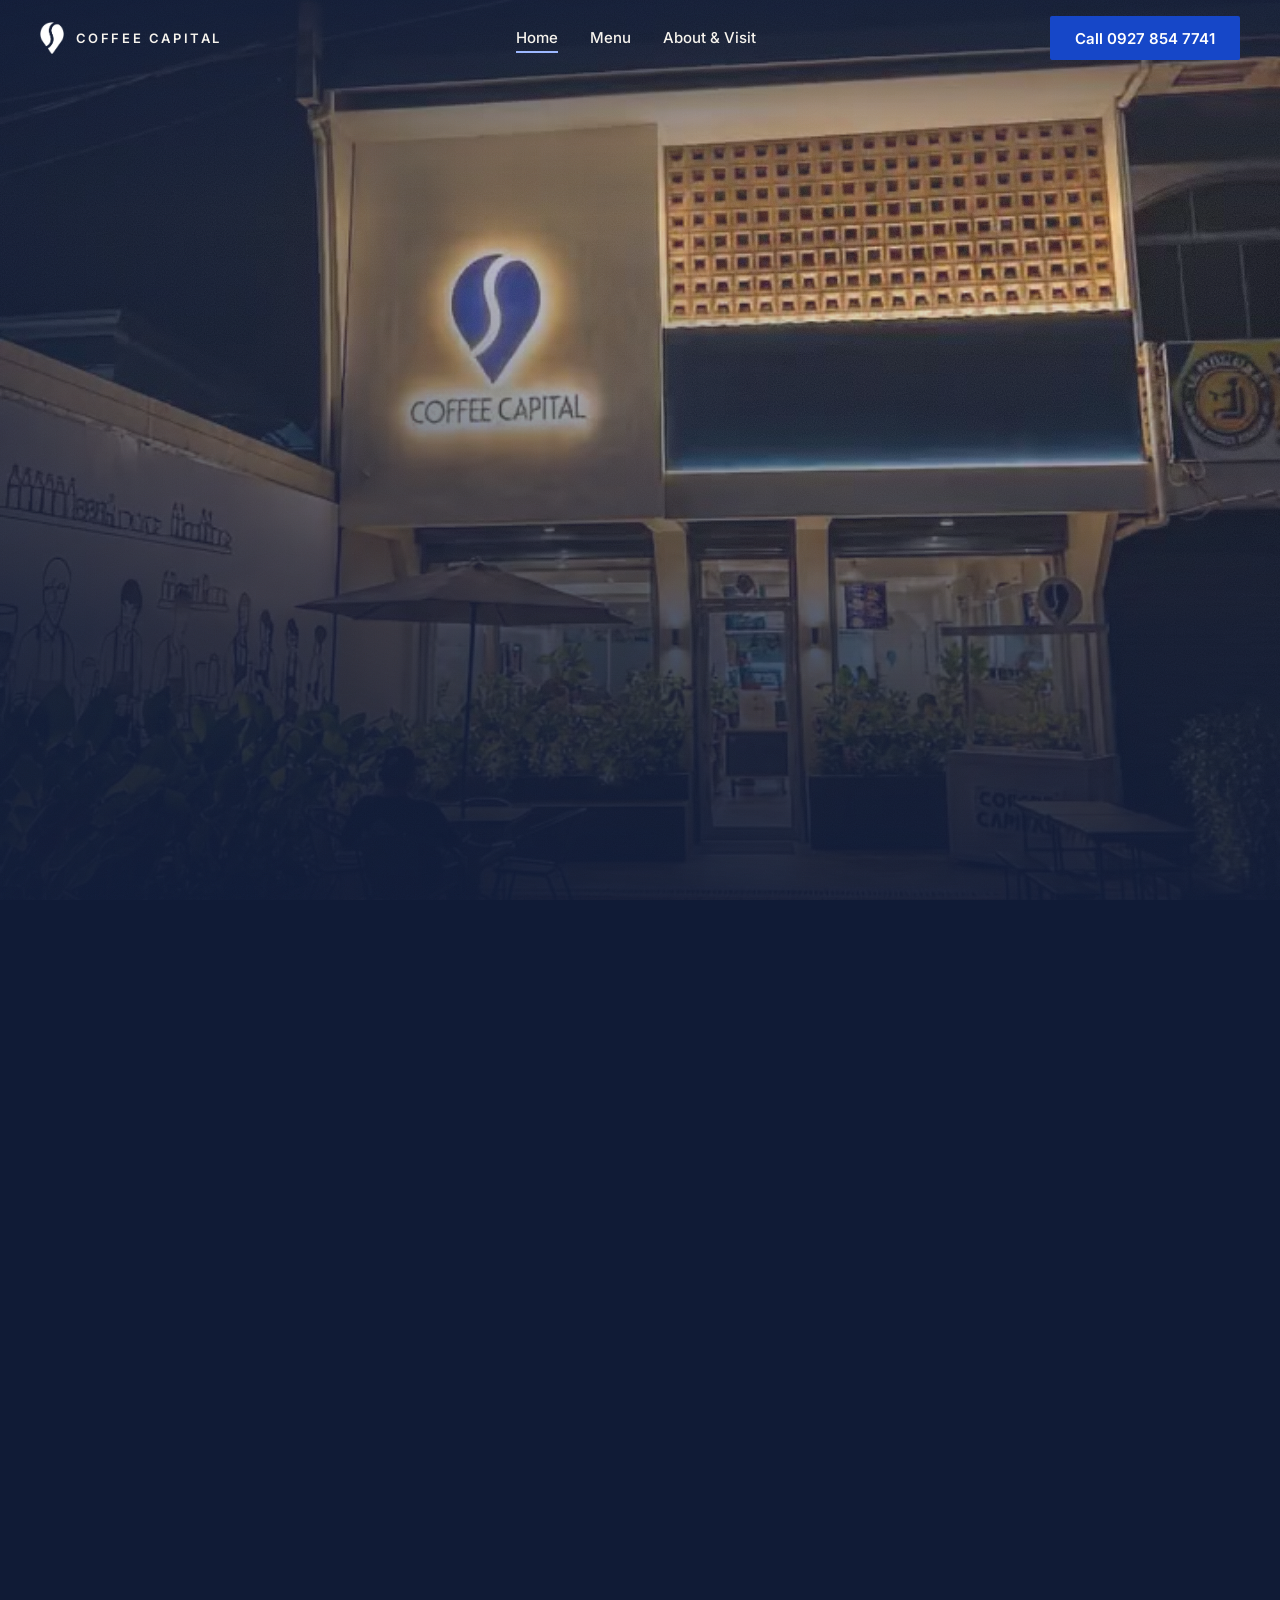
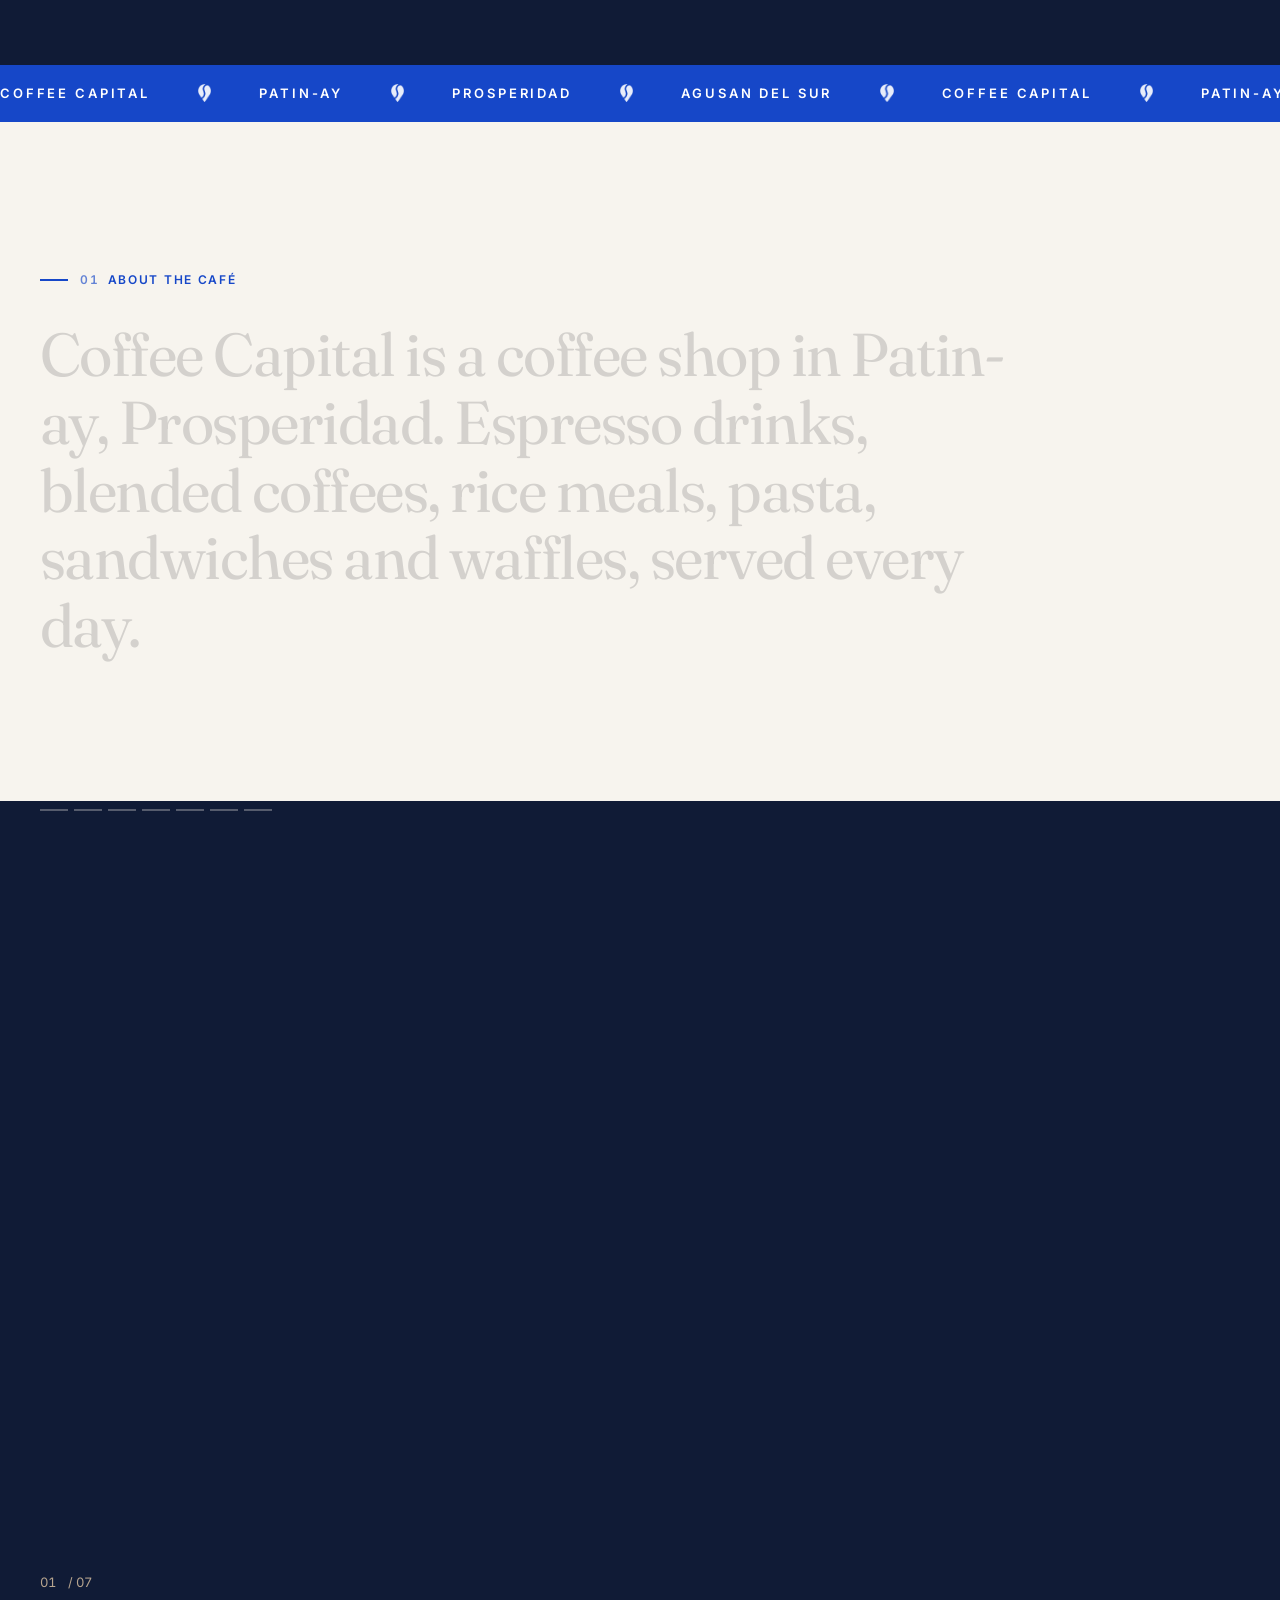
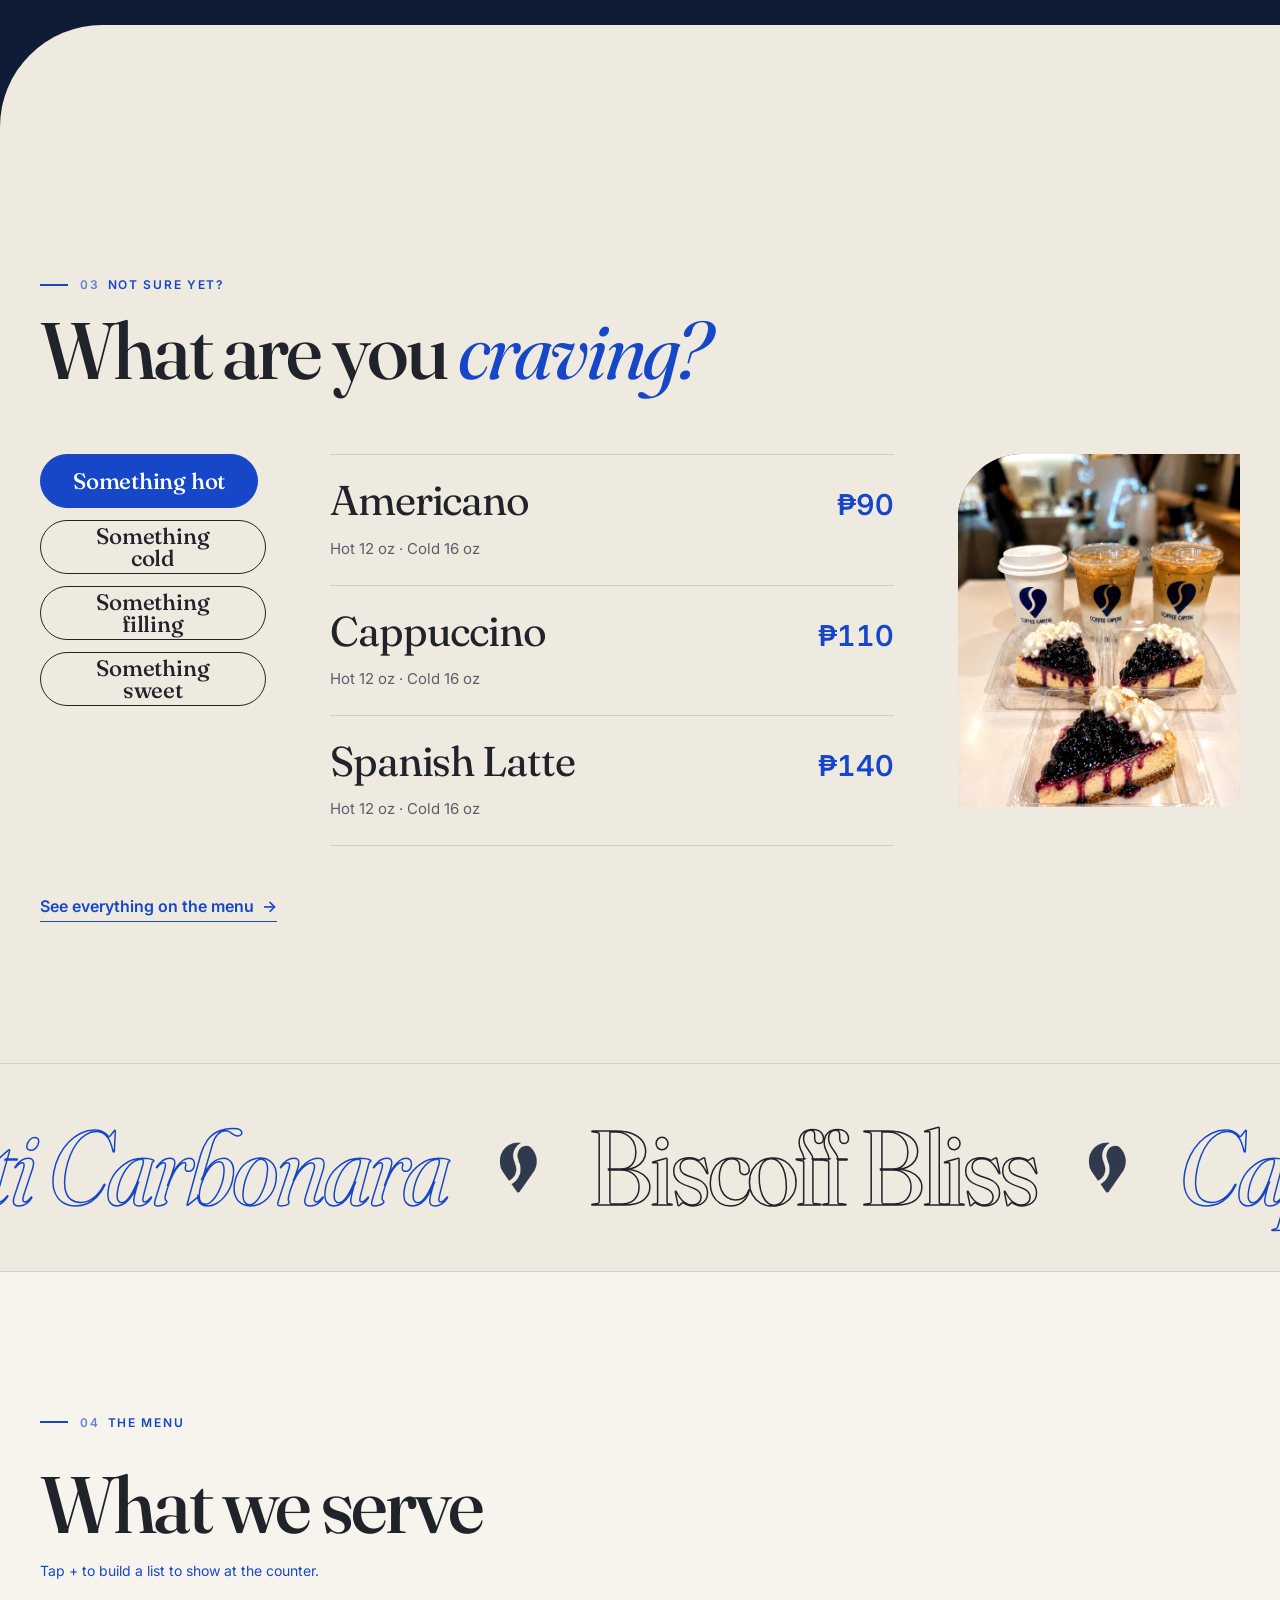
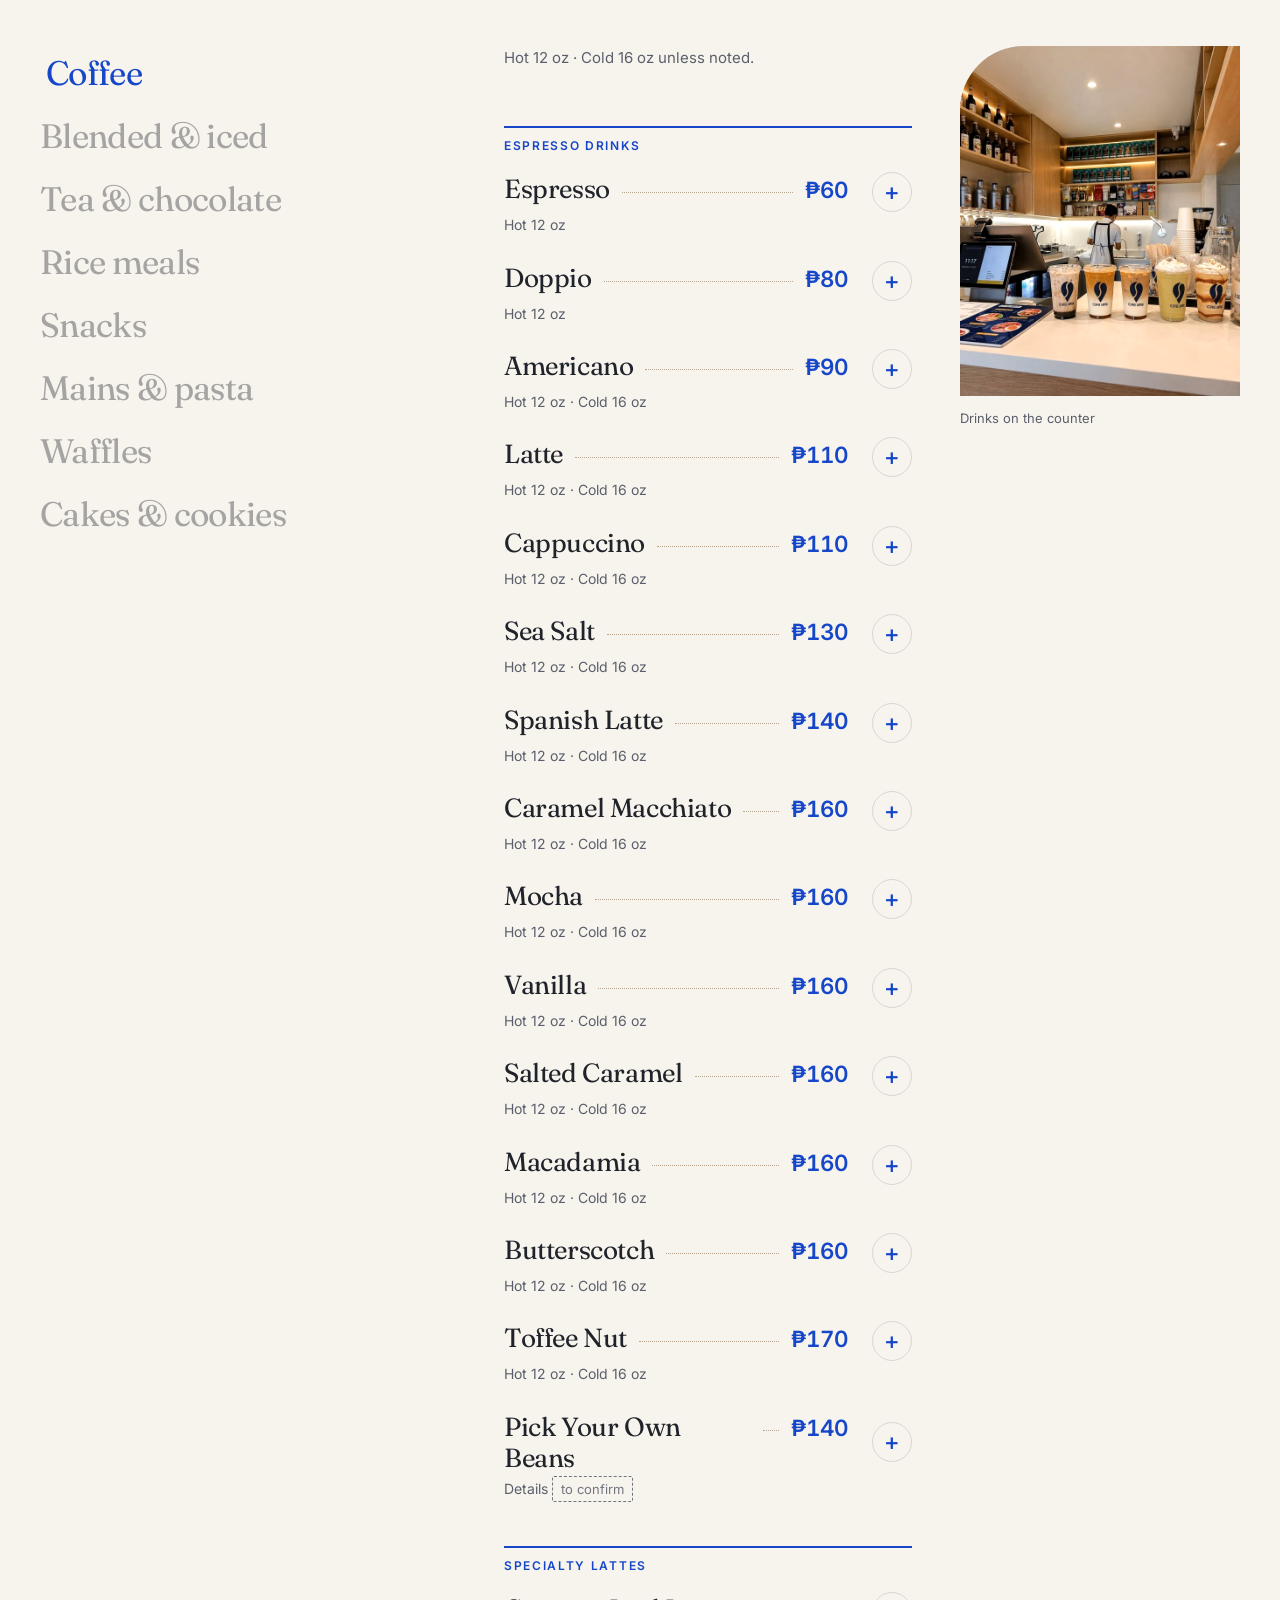
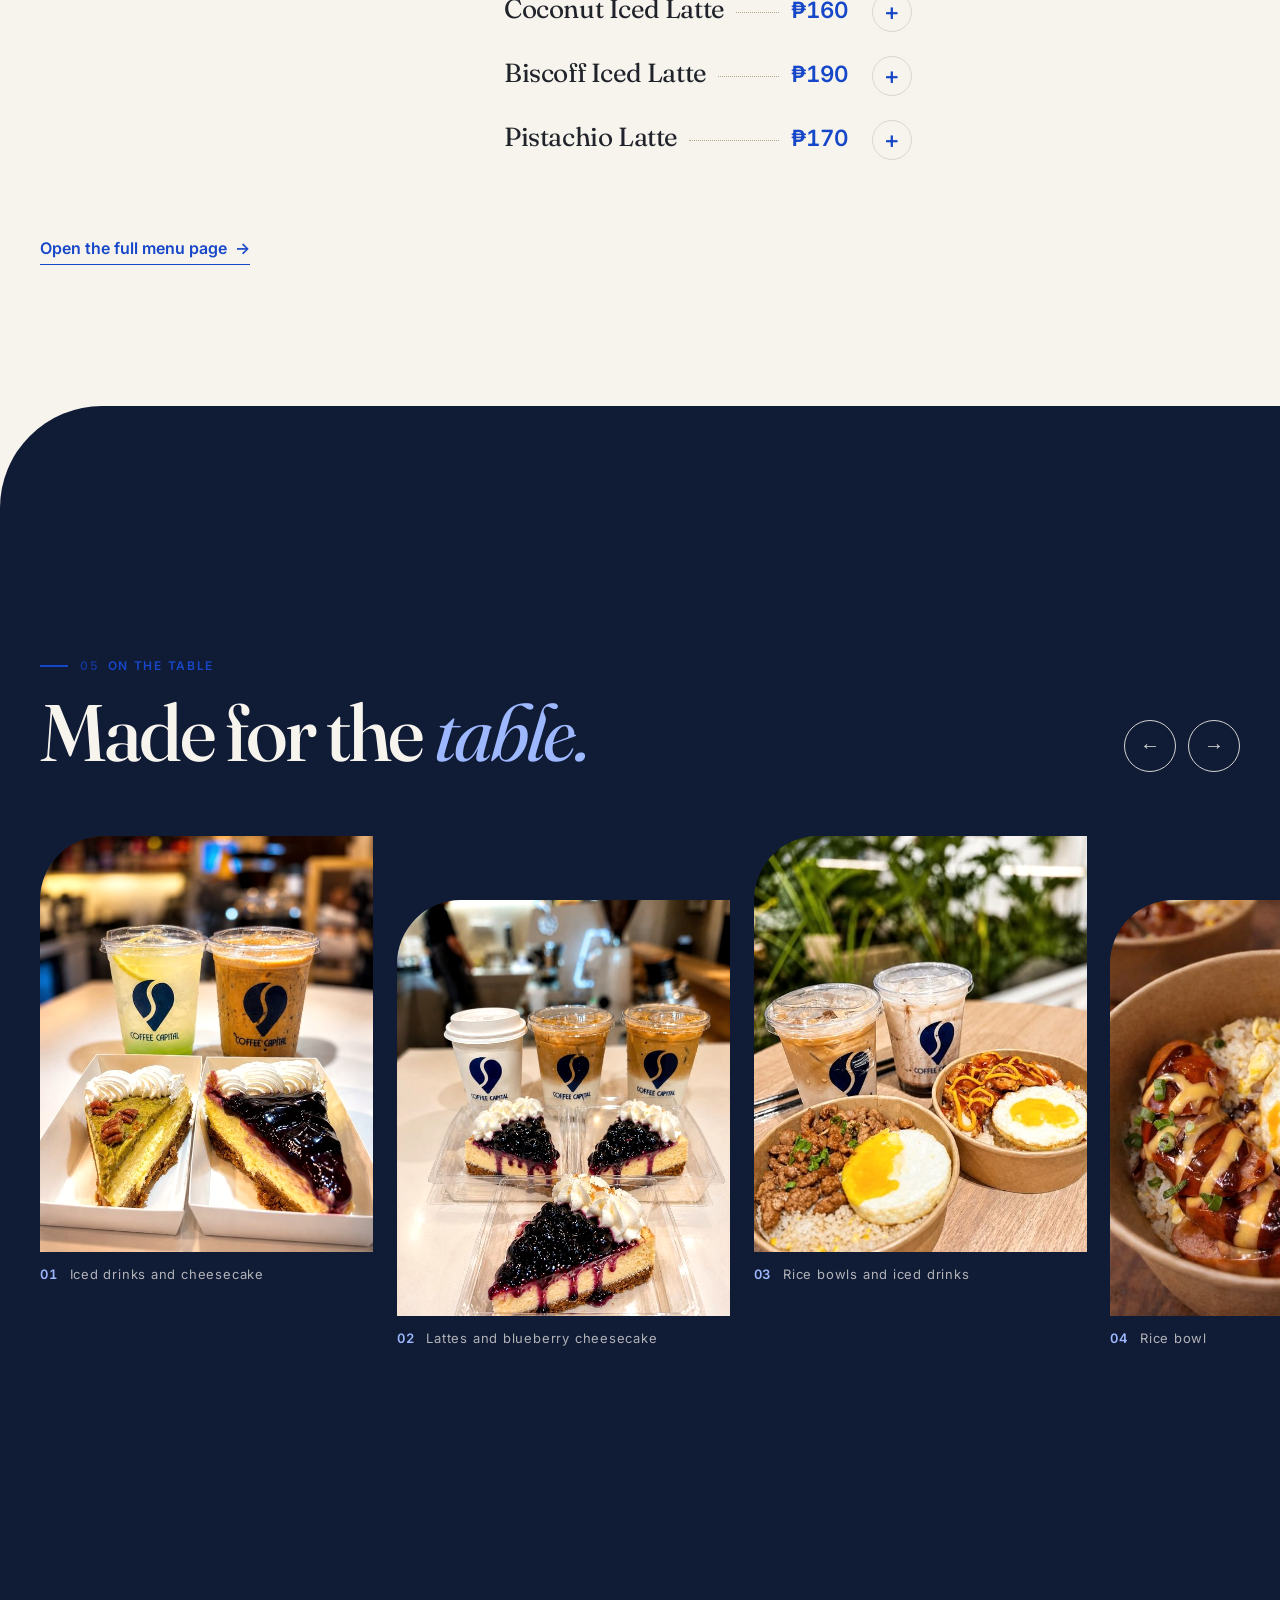
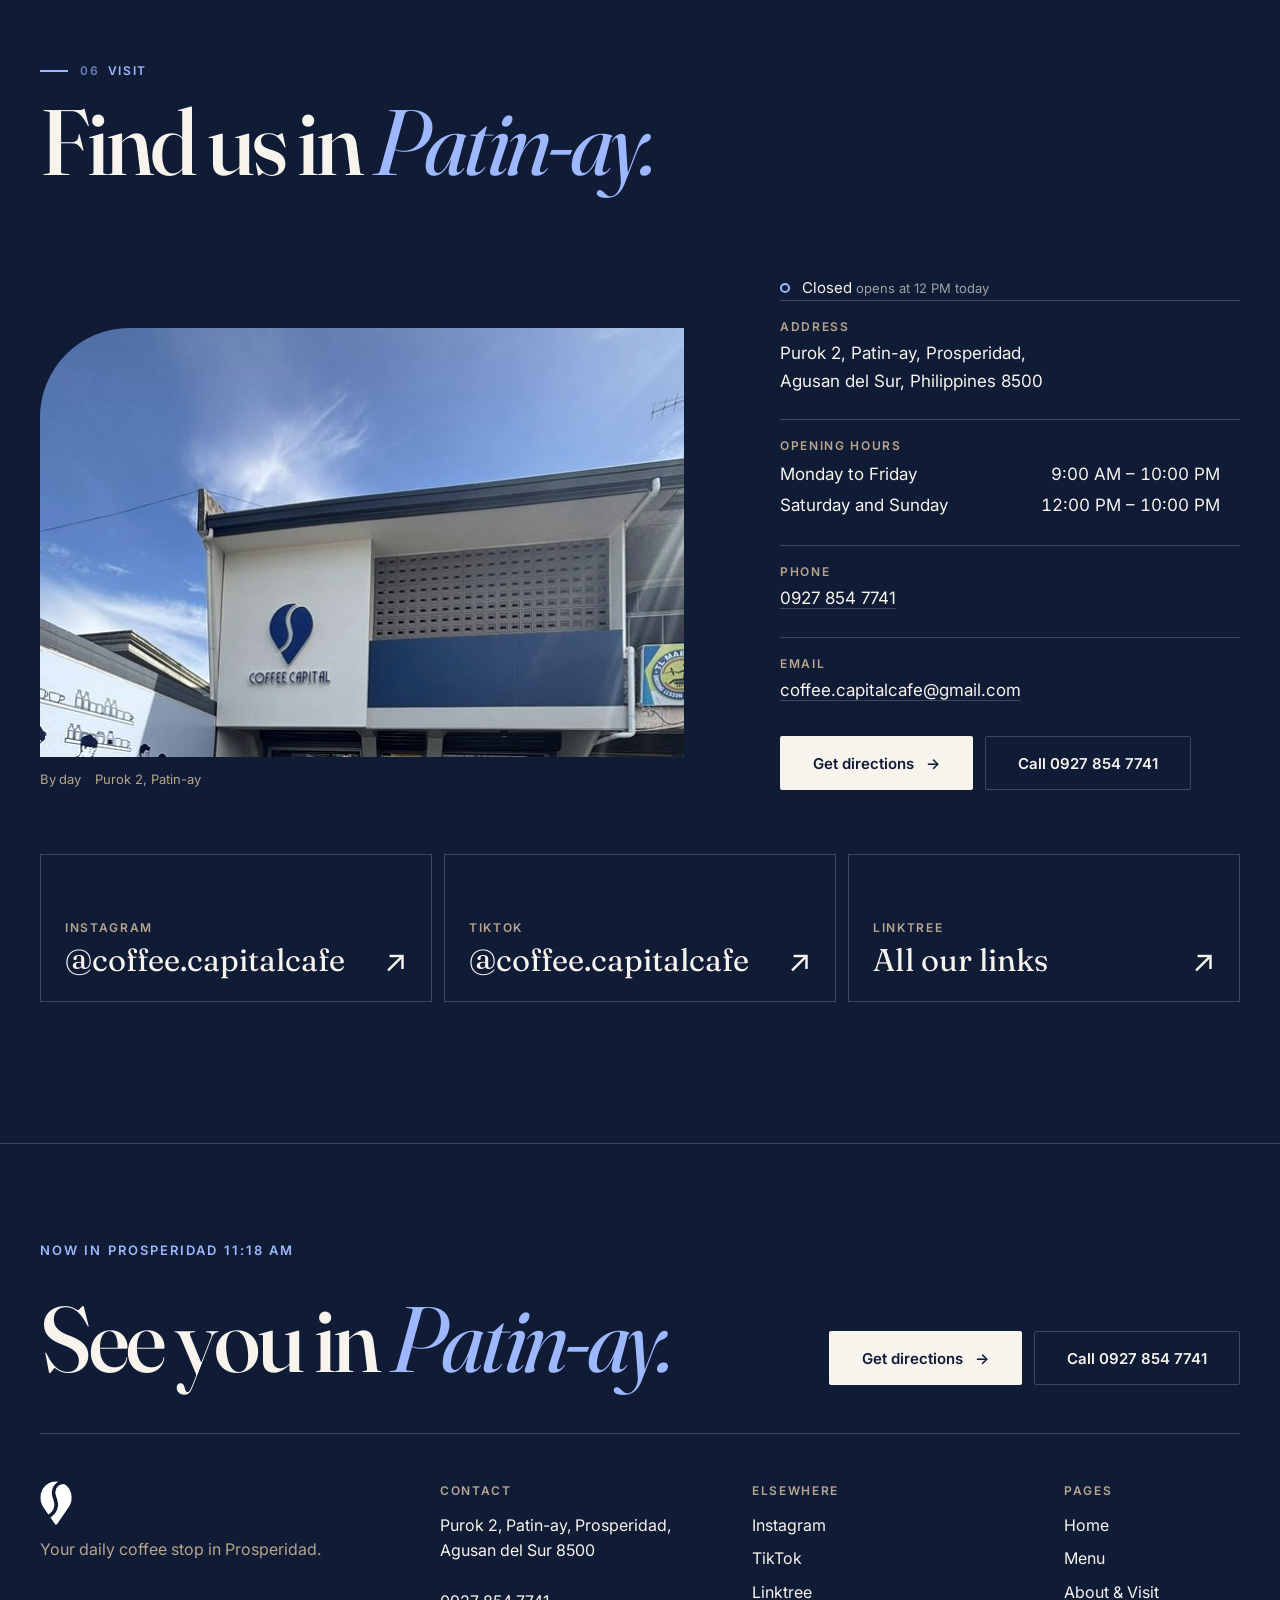
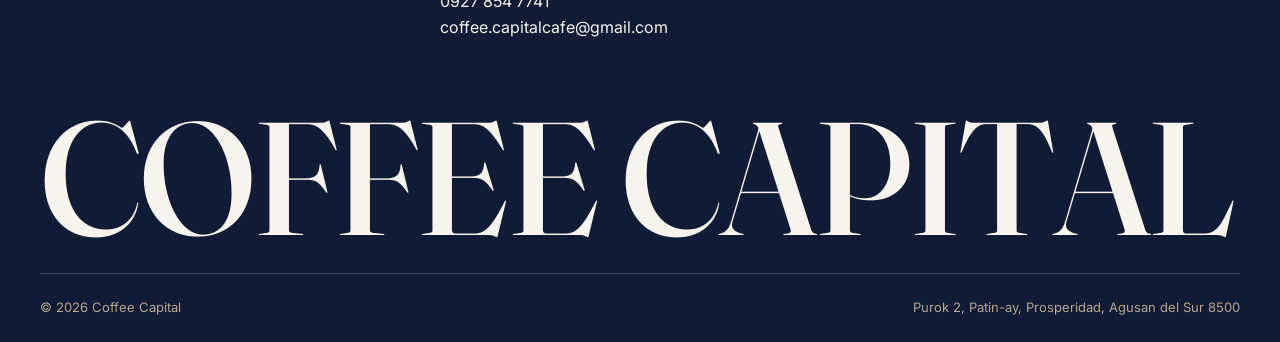
<file: index.html>
<!doctype html>
<html lang="en">
<head>
  <meta charset="utf-8">
  <meta name="viewport" content="width=device-width, initial-scale=1">
  <title>Coffee Capital | Your daily coffee stop in Prosperidad</title>
  <meta name="description" content="Your daily coffee stop in Prosperidad. Coffee Capital is a coffee shop in Patin-ay, Prosperidad, Agusan del Sur. See the menu, opening hours and directions.">
  <meta name="theme-color" content="#101B36">
  <meta property="og:type" content="website">
  <meta property="og:title" content="Coffee Capital | Your daily coffee stop in Prosperidad">
  <meta property="og:description" content="Your daily coffee stop in Prosperidad. Coffee Capital is a coffee shop in Patin-ay, Prosperidad, Agusan del Sur. See the menu, opening hours and directions.">
  <meta property="og:image" content="images/og.jpg">
  <meta name="twitter:card" content="summary_large_image">
  <link rel="icon" type="image/png" href="images/favicon.png">

  <!-- Fonts: Fraunces (headings) + Inter (body). Falls back to Georgia / system fonts if offline. -->
  <link rel="preconnect" href="https://fonts.googleapis.com">
  <link rel="preconnect" href="https://fonts.gstatic.com" crossorigin>
  <link href="https://fonts.googleapis.com/css2?family=Fraunces:ital,opsz,wght@0,9..144,400;0,9..144,500;0,9..144,600;1,9..144,400;1,9..144,500&family=Inter:wght@400;500;600&display=swap" rel="stylesheet">

  <link rel="stylesheet" href="css/site.css">
  <script>
(function (d) {
  var reduce = false, seen = null, wipe = null, mask = false;
  try { reduce = matchMedia('(prefers-reduced-motion: reduce)').matches; } catch (e) {}
  try { seen = sessionStorage.getItem('ccIntro'); wipe = sessionStorage.getItem('ccWipe'); if (wipe) sessionStorage.removeItem('ccWipe'); } catch (e) {}
  try { mask = CSS.supports('mask-image', 'url(x)') || CSS.supports('-webkit-mask-image', 'url(x)'); } catch (e) {}
  d.classList.add('js');
  if (wipe && !reduce && mask) d.classList.add('wipe-hold');
  if (true && !reduce && !seen && !wipe && mask) d.classList.add('intro');
  if (wipe) { try { sessionStorage.setItem('ccIntro', '1'); } catch (e) {} }
})(document.documentElement);
</script>
</head>
<body>
  <div class="wipe" aria-hidden="true"></div>
  <div class="cursor" aria-hidden="true"></div>
  <a class="skip-link" href="#main">Skip to content</a>

  <header class="site-header">
    <div class="container site-header__inner">
      <a class="brand" href="index.html" aria-label="Coffee Capital, home">
        <img src="images/logo-mark-white.png" alt="" width="25" height="34">
        <span class="brand__name">Coffee Capital</span>
      </a>
      <nav class="nav" aria-label="Main">
        <ul class="nav__list">
          <li><a class="nav__link" href="index.html" aria-current="page">Home</a></li>
          <li><a class="nav__link" href="menu.html">Menu</a></li>
          <li><a class="nav__link" href="visit.html">About &amp; Visit</a></li>
        </ul>
      </nav>
      <a class="btn btn--primary header-call" data-magnet href="tel:+639278547741">Call 0927 854 7741</a>
      <button class="menu-toggle" type="button" aria-expanded="false" aria-controls="mobile-nav">
        <span class="menu-toggle__bars" aria-hidden="true"></span>
        <span class="menu-toggle__text">Menu</span>
      </button>
    </div>
  </header>

  <div class="mobile-nav" id="mobile-nav">
    <ul class="mobile-nav__list">
      <li><a href="index.html">Home</a></li>
      <li><a href="menu.html">Menu</a></li>
      <li><a href="visit.html">About &amp; Visit</a></li>
    </ul>
    <p class="mobile-nav__meta">
      Purok 2, Patin-ay, Prosperidad,<br>Agusan del Sur 8500<br>
      <a href="tel:+639278547741">0927 854 7741</a>
    </p>
  </div>

  <main id="main">
    <div class="hero-wrap">
    <section class="hero on-navy" aria-labelledby="hero-title">
      <div class="hero__media">
        <video class="hero__video is-top" autoplay muted playsinline preload="auto" poster="images/hero-video-poster.jpg" aria-hidden="true" tabindex="-1">
          <source src="video/hero-storefront-once.mp4" type="video/mp4">
          <img class="hero__still" src="images/hero-storefront-night-1086.jpg" width="1086" height="1357" alt="Coffee Capital&#x27;s storefront at night, lit from inside, with the logo on a white sign above the entrance">
        </video>
        <video class="hero__video" data-pos muted playsinline preload="auto" poster="images/hero-interior-poster.jpg" aria-hidden="true" tabindex="-1" style="object-position:50% 56%">
          <source src="video/hero-interior.mp4" type="video/mp4">
        </video>
        <div class="hero__tod" aria-hidden="true"></div>
        <div class="hero__shade" aria-hidden="true"></div>
      </div>

      <div class="container hero__copy">
        <span class="label label--rule" data-in style="--d:700">Coffee shop &middot; Patin-ay, Prosperidad</span>
        <h1 id="hero-title" data-split>
          <span class="line"><span class="line__in">Your daily coffee stop</span></span>
          <span class="line"><span class="line__in">in <em>Prosperidad.</em></span></span>
        </h1>
        <div class="hero__foot">
          <div class="hero__ctas" data-in style="--d:1100">
            <p class="hero__sub">Espresso drinks, blended coffees, rice meals, pasta and waffles.</p>
            <div class="hero__actions">
              <a class="btn btn--primary" data-magnet href="menu.html">View menu <span class="arrow" aria-hidden="true">&rarr;</span></a>
              <a class="btn btn--outline-light" href="https://www.google.com/maps/search/?api=1&amp;query=Coffee+Capital+Patin-ay+Prosperidad+Agusan+del+Sur" target="_blank" rel="noopener">Get directions</a>
            </div>
          </div>
          <div class="hero__side" data-in style="--d:1250">
            <p class="hero__greet" data-greet>Patin-ay, Prosperidad</p>
            <p class="open-now" data-open data-state="unknown"><span class="open-now__dot" aria-hidden="true"></span><span data-open-text>Mon&ndash;Fri 9 AM&ndash;10 PM &middot; Sat&ndash;Sun 12 PM&ndash;10 PM</span></p>
            <ul class="hero__ticks" aria-hidden="true"><li aria-current="true"><span>01 Outside</span><i></i></li><li><span>02 Inside</span><i></i></li></ul>
            <a class="scroll-cue" href="#story"><span>Scroll</span><i aria-hidden="true"></i></a>
          </div>
        </div>
      </div>
    </section>
    </div>

    <div class="strip on-cobalt" aria-hidden="true"><div class="strip__track"><ul class="strip__group"><li>Coffee Capital</li><li><img src="images/logo-mark-white.png" alt="" width="13" height="18"></li><li>Patin-ay</li><li><img src="images/logo-mark-white.png" alt="" width="13" height="18"></li><li>Prosperidad</li><li><img src="images/logo-mark-white.png" alt="" width="13" height="18"></li><li>Agusan del Sur</li><li><img src="images/logo-mark-white.png" alt="" width="13" height="18"></li><li>Coffee Capital</li><li><img src="images/logo-mark-white.png" alt="" width="13" height="18"></li><li>Patin-ay</li><li><img src="images/logo-mark-white.png" alt="" width="13" height="18"></li><li>Prosperidad</li><li><img src="images/logo-mark-white.png" alt="" width="13" height="18"></li><li>Agusan del Sur</li><li><img src="images/logo-mark-white.png" alt="" width="13" height="18"></li></ul><ul class="strip__group"><li>Coffee Capital</li><li><img src="images/logo-mark-white.png" alt="" width="13" height="18"></li><li>Patin-ay</li><li><img src="images/logo-mark-white.png" alt="" width="13" height="18"></li><li>Prosperidad</li><li><img src="images/logo-mark-white.png" alt="" width="13" height="18"></li><li>Agusan del Sur</li><li><img src="images/logo-mark-white.png" alt="" width="13" height="18"></li><li>Coffee Capital</li><li><img src="images/logo-mark-white.png" alt="" width="13" height="18"></li><li>Patin-ay</li><li><img src="images/logo-mark-white.png" alt="" width="13" height="18"></li><li>Prosperidad</li><li><img src="images/logo-mark-white.png" alt="" width="13" height="18"></li><li>Agusan del Sur</li><li><img src="images/logo-mark-white.png" alt="" width="13" height="18"></li></ul></div></div>

    <section class="section statement" aria-labelledby="statement-label">
      <div class="container">
        <span class="label label--rule reveal" id="statement-label"><span class="num">01</span>About the caf&eacute;</span>
        <p class="statement__text" data-words>Coffee Capital is a coffee shop in Patin-ay, Prosperidad. Espresso drinks, blended coffees, rice meals, pasta, sandwiches and waffles, served every day.</p>
      </div>
    </section>

    <section class="story on-navy" id="story" data-story data-lamp aria-label="A look around Coffee Capital">
      <div class="story__pin">
        <div class="container story__stage">
          <p class="story__count" aria-hidden="true"><span data-story-count>01</span> / 07</p>
          <div class="story__chapters">
          <article class="chapter" style="--i:0">
            <div class="chapter__text">
              <span class="chapter__n">01</span>
              <h3>The storefront</h3>
              <p>Purok 2, Patin-ay, lit in blue at night.</p>
            </div>
            <figure class="chapter__fig"><div class="media"><img src="images/hero-storefront-night-1086.jpg" srcset="images/hero-storefront-night-640.jpg 640w, images/hero-storefront-night-1086.jpg 1086w" sizes="(min-width: 900px) 40vw, 92vw" width="1086" height="1357" fetchpriority="high" alt="Coffee Capital&#x27;s storefront at night, lit from inside, with the logo on a white sign above the entrance"></div></figure>
          </article>
          <article class="chapter" style="--i:1">
            <div class="chapter__text">
              <span class="chapter__n">02</span>
              <h3>The seating</h3>
              <p>Wooden tables and chairs by a green tiled wall with framed prints.</p>
            </div>
            <figure class="chapter__fig"><div class="media"><img src="images/space-art-wall-1086.jpg" srcset="images/space-art-wall-640.jpg 640w, images/space-art-wall-1086.jpg 1086w" sizes="(min-width: 900px) 40vw, 92vw" width="1086" height="1357" loading="lazy" decoding="async" alt="Round wooden tables and chairs beside a green tiled wall with framed prints"></div></figure>
          </article>
          <article class="chapter" style="--i:2">
            <div class="chapter__text">
              <span class="chapter__n">03</span>
              <h3>The window counter</h3>
              <p>A wooden counter with high stools along the window.</p>
            </div>
            <figure class="chapter__fig"><div class="media"><img src="images/space-window-counter-1086.jpg" srcset="images/space-window-counter-640.jpg 640w, images/space-window-counter-1086.jpg 1086w" sizes="(min-width: 900px) 40vw, 92vw" width="1086" height="1357" loading="lazy" decoding="async" alt="A wooden counter with high stools along a window, with plants on the sill"></div></figure>
          </article>
          <article class="chapter" style="--i:3">
            <div class="chapter__text">
              <span class="chapter__n">04</span>
              <h3>Behind the counter</h3>
              <p>Syrups, coffee and a row of iced drinks, ready to go.</p>
            </div>
            <figure class="chapter__fig"><div class="media"><img src="images/interior-counter-drinks-1100.jpg" srcset="images/interior-counter-drinks-640.jpg 640w, images/interior-counter-drinks-1100.jpg 1100w" sizes="(min-width: 900px) 40vw, 92vw" width="1100" height="1379" loading="lazy" decoding="async" alt="Iced coffee drinks in Coffee Capital cups lined up on the counter, with the barista and shelves behind"></div></figure>
          </article>
          <article class="chapter" style="--i:4">
            <div class="chapter__text">
              <span class="chapter__n">05</span>
              <h3>Rice meals</h3>
              <p>Rice bowls with egg, served with iced drinks.</p>
            </div>
            <figure class="chapter__fig"><div class="media"><img src="images/food-rice-drinks-1100.jpg" srcset="images/food-rice-drinks-640.jpg 640w, images/food-rice-drinks-1100.jpg 1100w" sizes="(min-width: 900px) 40vw, 92vw" width="1086" height="1211" loading="lazy" decoding="async" alt="Two iced drinks and two rice bowls topped with fried eggs"></div></figure>
          </article>
          <article class="chapter" style="--i:5">
            <div class="chapter__text">
              <span class="chapter__n">06</span>
              <h3>Pasta and waffles</h3>
              <p>Shrimp pesto pasta, toasted bread and a Biscoff waffle.</p>
            </div>
            <figure class="chapter__fig"><div class="media"><img src="images/food-pasta-waffle-1100.jpg" srcset="images/food-pasta-waffle-640.jpg 640w, images/food-pasta-waffle-1100.jpg 1100w" sizes="(min-width: 900px) 40vw, 92vw" width="1100" height="1224" loading="lazy" decoding="async" alt="Spaghetti with shrimp and pesto, toasted bread, a Biscoff waffle on a stick and a chocolate drink"></div></figure>
          </article>
          <article class="chapter" style="--i:6">
            <div class="chapter__text">
              <span class="chapter__n">07</span>
              <h3>Cakes and cookies</h3>
              <p>Cheesecake, red velvet, chocolate cake and cookies.</p>
            </div>
            <figure class="chapter__fig"><div class="media"><img src="images/food-cake-selection-1100.jpg" srcset="images/food-cake-selection-640.jpg 640w, images/food-cake-selection-1100.jpg 1100w" sizes="(min-width: 900px) 40vw, 92vw" width="939" height="1177" loading="lazy" decoding="async" alt="Six boxes seen from above: a pecan cake, cookies, two blueberry cheesecake slices, red velvet cake and chocolate cake"></div></figure>
          </article>
          </div>
          <div class="story__dots" role="group" aria-label="Chapters"><button type="button" aria-label="Go to chapter 1: The storefront"></button><button type="button" aria-label="Go to chapter 2: The seating"></button><button type="button" aria-label="Go to chapter 3: The window counter"></button><button type="button" aria-label="Go to chapter 4: Behind the counter"></button><button type="button" aria-label="Go to chapter 5: Rice meals"></button><button type="button" aria-label="Go to chapter 6: Pasta and waffles"></button><button type="button" aria-label="Go to chapter 7: Cakes and cookies"></button></div>
        </div>
      </div>
    </section>

    <div class="edge" style="--from:var(--navy);--to:var(--ivory-2)" aria-hidden="true"></div>

    <section class="section pick" aria-labelledby="pick-title" data-pick-root data-lamp>
      <div class="container">
        <span class="label label--rule reveal"><span class="num">03</span>Not sure yet?</span>
        <h2 id="pick-title" class="reveal" style="--d:100ms">What are you <em>craving?</em></h2>
        <div class="pick__grid">
          <div class="pick__chips reveal" role="group" aria-label="Choose a mood" style="--d:150ms"><button class="pick__chip" type="button" data-pick="hot" aria-pressed="false">Something hot</button><button class="pick__chip" type="button" data-pick="cold" aria-pressed="false">Something cold</button><button class="pick__chip" type="button" data-pick="full" aria-pressed="false">Something filling</button><button class="pick__chip" type="button" data-pick="sweet" aria-pressed="false">Something sweet</button></div>
          <figure class="pick__fig" data-tilt><div class="media"><img class="pick__img" src="images/food-cheesecake-trio-1100.jpg" srcset="images/food-cheesecake-trio-640.jpg 640w, images/food-cheesecake-trio-1100.jpg 1100w" sizes="(min-width: 900px) 26vw, 92vw" width="1100" height="1467" loading="lazy" decoding="async" alt="A hot cup and two iced lattes in Coffee Capital cups, in front of three blueberry cheesecake slices" data-pick-img="hot"><img class="pick__img" src="images/food-cakes-drinks-1100.jpg" srcset="images/food-cakes-drinks-640.jpg 640w, images/food-cakes-drinks-1100.jpg 1100w" sizes="(min-width: 900px) 26vw, 92vw" width="1100" height="1374" loading="lazy" decoding="async" alt="A green lemon drink and an iced coffee in Coffee Capital cups, beside two cheesecake slices" data-pick-img="cold"><img class="pick__img" src="images/food-burger-fries-1100.jpg" srcset="images/food-burger-fries-640.jpg 640w, images/food-burger-fries-1100.jpg 1100w" sizes="(min-width: 900px) 26vw, 92vw" width="939" height="1177" loading="lazy" decoding="async" alt="A sesame bun burger with lettuce, and fries in a paper cone with ketchup" data-pick-img="full"><img class="pick__img" src="images/food-biscoff-waffle-1100.jpg" srcset="images/food-biscoff-waffle-640.jpg 640w, images/food-biscoff-waffle-1100.jpg 1100w" sizes="(min-width: 900px) 26vw, 92vw" width="1024" height="1536" loading="lazy" decoding="async" alt="A waffle on a wooden stick, topped with cream, caramel sauce and a Lotus Biscoff biscuit" data-pick-img="sweet"></div></figure>
          <div class="pick__out" aria-live="polite"><ul class="pick__list" data-pick-panel="hot" aria-label="Something hot"><li class="pick__item"><span class="pick__name">Americano</span><span class="pick__price">&#8369;90</span><span class="pick__meta">Hot 12 oz &middot; Cold 16 oz</span></li><li class="pick__item"><span class="pick__name">Cappuccino</span><span class="pick__price">&#8369;110</span><span class="pick__meta">Hot 12 oz &middot; Cold 16 oz</span></li><li class="pick__item"><span class="pick__name">Spanish Latte</span><span class="pick__price">&#8369;140</span><span class="pick__meta">Hot 12 oz &middot; Cold 16 oz</span></li></ul><ul class="pick__list" data-pick-panel="cold" aria-label="Something cold"><li class="pick__item"><span class="pick__name">Coconut Iced Latte</span><span class="pick__price">&#8369;160</span></li><li class="pick__item"><span class="pick__name">Biscoff Iced Latte</span><span class="pick__price">&#8369;190</span></li><li class="pick__item"><span class="pick__name">Ice Choco</span><span class="pick__price">&#8369;120</span></li></ul><ul class="pick__list" data-pick-panel="full" aria-label="Something filling"><li class="pick__item"><span class="pick__name">Tocilog</span><span class="pick__price">&#8369;160</span><span class="pick__meta">Chicken or pork</span></li><li class="pick__item"><span class="pick__name">Spaghetti Carbonara</span><span class="pick__price">&#8369;195</span></li><li class="pick__item"><span class="pick__name">Coffee Capital Burger</span><span class="pick__price">&#8369;280</span></li></ul><ul class="pick__list" data-pick-panel="sweet" aria-label="Something sweet"><li class="pick__item"><span class="pick__name">Classic</span><span class="pick__price">&#8369;135</span><span class="pick__meta">1 piece / 2 pieces &middot; Waffle</span></li><li class="pick__item"><span class="pick__name">Nutella</span><span class="pick__price">&#8369;160</span><span class="pick__meta">1 piece / 2 pieces &middot; Waffle</span></li><li class="pick__item"><span class="pick__name">Biscoff Bliss</span><span class="pick__price">&#8369;170</span><span class="pick__meta">1 piece / 2 pieces &middot; Waffle</span></li></ul></div>
        </div>
        <p class="pick__more reveal"><a class="link-arrow" href="menu.html">See everything on the menu <span class="arrow" aria-hidden="true">&rarr;</span></a></p>
      </div>
    </section>

    <div class="ribbon" data-ribbon role="img" aria-label="Spanish Latte, Spaghetti Carbonara, Biscoff Bliss, Capital Fries, Avocado Frappuccino, Tocilog, Pistachio Latte, Coffee Capital Burger, Nutella"><div class="ribbon__track" aria-hidden="true"><div class="ribbon__group"><span>Spanish Latte</span><img src="images/logo-mark-navy.png" alt="" width="25" height="34"><span>Spaghetti Carbonara</span><img src="images/logo-mark-navy.png" alt="" width="25" height="34"><span>Biscoff Bliss</span><img src="images/logo-mark-navy.png" alt="" width="25" height="34"><span>Capital Fries</span><img src="images/logo-mark-navy.png" alt="" width="25" height="34"><span>Avocado Frappuccino</span><img src="images/logo-mark-navy.png" alt="" width="25" height="34"><span>Tocilog</span><img src="images/logo-mark-navy.png" alt="" width="25" height="34"><span>Pistachio Latte</span><img src="images/logo-mark-navy.png" alt="" width="25" height="34"><span>Coffee Capital Burger</span><img src="images/logo-mark-navy.png" alt="" width="25" height="34"><span>Nutella</span><img src="images/logo-mark-navy.png" alt="" width="25" height="34"></div></div></div>

    <section class="section board-section" aria-labelledby="board-title">
      <div class="container">
        <header class="board-head">
          <span class="label label--rule reveal"><span class="num">04</span>The menu</span>
          <h2 id="board-title" class="reveal" style="--d:100ms">What we serve</h2>
          <p class="board__tip js-only reveal">Tap + to build a list to show at the counter.</p>
        </header>
        <div class="board" data-board>
          <nav class="board__tabs reveal" aria-label="Menu categories"><a class="board__tab" href="#b-coffee" data-tab="coffee">Coffee</a><a class="board__tab" href="#b-blended" data-tab="blended">Blended &amp; iced</a><a class="board__tab" href="#b-tea" data-tab="tea">Tea &amp; chocolate</a><a class="board__tab" href="#b-rice" data-tab="rice">Rice meals</a><a class="board__tab" href="#b-snacks" data-tab="snacks">Snacks</a><a class="board__tab" href="#b-mains" data-tab="mains">Mains &amp; pasta</a><a class="board__tab" href="#b-waffles" data-tab="waffles">Waffles</a><a class="board__tab" href="#b-cakes" data-tab="cakes">Cakes &amp; cookies</a></nav>
          <div class="board__panels">
        <section class="board__panel" id="b-coffee" data-panel="coffee" aria-labelledby="bt-coffee">
          <h3 class="sr-only" id="bt-coffee">Coffee &amp; espresso</h3>
          <div class="board__body has-fig">
            <div class="board__lists"><p class="board__note">Hot 12 oz &middot; Cold 16 oz unless noted.</p><h4 class="board__sub">Espresso drinks</h4><ul><li class="item" data-name="Espresso"><span class="item__name">Espresso</span><span class="item__dots" aria-hidden="true"></span><span class="item__price">&#8369;60</span><button class="item__add" type="button" data-id="coffee-1" data-name="Espresso" data-cat="Coffee" data-price="60" aria-label="Add Espresso to my list">+</button><span class="item__meta">Hot 12 oz</span></li><li class="item" data-name="Doppio"><span class="item__name">Doppio</span><span class="item__dots" aria-hidden="true"></span><span class="item__price">&#8369;80</span><button class="item__add" type="button" data-id="coffee-2" data-name="Doppio" data-cat="Coffee" data-price="80" aria-label="Add Doppio to my list">+</button><span class="item__meta">Hot 12 oz</span></li><li class="item" data-name="Americano"><span class="item__name">Americano</span><span class="item__dots" aria-hidden="true"></span><span class="item__price">&#8369;90</span><button class="item__add" type="button" data-id="coffee-3" data-name="Americano" data-cat="Coffee" data-price="90" aria-label="Add Americano to my list">+</button><span class="item__meta">Hot 12 oz &middot; Cold 16 oz</span></li><li class="item" data-name="Latte"><span class="item__name">Latte</span><span class="item__dots" aria-hidden="true"></span><span class="item__price">&#8369;110</span><button class="item__add" type="button" data-id="coffee-4" data-name="Latte" data-cat="Coffee" data-price="110" aria-label="Add Latte to my list">+</button><span class="item__meta">Hot 12 oz &middot; Cold 16 oz</span></li><li class="item" data-name="Cappuccino"><span class="item__name">Cappuccino</span><span class="item__dots" aria-hidden="true"></span><span class="item__price">&#8369;110</span><button class="item__add" type="button" data-id="coffee-5" data-name="Cappuccino" data-cat="Coffee" data-price="110" aria-label="Add Cappuccino to my list">+</button><span class="item__meta">Hot 12 oz &middot; Cold 16 oz</span></li><li class="item" data-name="Sea Salt"><span class="item__name">Sea Salt</span><span class="item__dots" aria-hidden="true"></span><span class="item__price">&#8369;130</span><button class="item__add" type="button" data-id="coffee-6" data-name="Sea Salt" data-cat="Coffee" data-price="130" aria-label="Add Sea Salt to my list">+</button><span class="item__meta">Hot 12 oz &middot; Cold 16 oz</span></li><li class="item" data-name="Spanish Latte"><span class="item__name">Spanish Latte</span><span class="item__dots" aria-hidden="true"></span><span class="item__price">&#8369;140</span><button class="item__add" type="button" data-id="coffee-7" data-name="Spanish Latte" data-cat="Coffee" data-price="140" aria-label="Add Spanish Latte to my list">+</button><span class="item__meta">Hot 12 oz &middot; Cold 16 oz</span></li><li class="item" data-name="Caramel Macchiato"><span class="item__name">Caramel Macchiato</span><span class="item__dots" aria-hidden="true"></span><span class="item__price">&#8369;160</span><button class="item__add" type="button" data-id="coffee-8" data-name="Caramel Macchiato" data-cat="Coffee" data-price="160" aria-label="Add Caramel Macchiato to my list">+</button><span class="item__meta">Hot 12 oz &middot; Cold 16 oz</span></li><li class="item" data-name="Mocha"><span class="item__name">Mocha</span><span class="item__dots" aria-hidden="true"></span><span class="item__price">&#8369;160</span><button class="item__add" type="button" data-id="coffee-9" data-name="Mocha" data-cat="Coffee" data-price="160" aria-label="Add Mocha to my list">+</button><span class="item__meta">Hot 12 oz &middot; Cold 16 oz</span></li><li class="item" data-name="Vanilla"><span class="item__name">Vanilla</span><span class="item__dots" aria-hidden="true"></span><span class="item__price">&#8369;160</span><button class="item__add" type="button" data-id="coffee-10" data-name="Vanilla" data-cat="Coffee" data-price="160" aria-label="Add Vanilla to my list">+</button><span class="item__meta">Hot 12 oz &middot; Cold 16 oz</span></li><li class="item" data-name="Salted Caramel"><span class="item__name">Salted Caramel</span><span class="item__dots" aria-hidden="true"></span><span class="item__price">&#8369;160</span><button class="item__add" type="button" data-id="coffee-11" data-name="Salted Caramel" data-cat="Coffee" data-price="160" aria-label="Add Salted Caramel to my list">+</button><span class="item__meta">Hot 12 oz &middot; Cold 16 oz</span></li><li class="item" data-name="Macadamia"><span class="item__name">Macadamia</span><span class="item__dots" aria-hidden="true"></span><span class="item__price">&#8369;160</span><button class="item__add" type="button" data-id="coffee-12" data-name="Macadamia" data-cat="Coffee" data-price="160" aria-label="Add Macadamia to my list">+</button><span class="item__meta">Hot 12 oz &middot; Cold 16 oz</span></li><li class="item" data-name="Butterscotch"><span class="item__name">Butterscotch</span><span class="item__dots" aria-hidden="true"></span><span class="item__price">&#8369;160</span><button class="item__add" type="button" data-id="coffee-13" data-name="Butterscotch" data-cat="Coffee" data-price="160" aria-label="Add Butterscotch to my list">+</button><span class="item__meta">Hot 12 oz &middot; Cold 16 oz</span></li><li class="item" data-name="Toffee Nut"><span class="item__name">Toffee Nut</span><span class="item__dots" aria-hidden="true"></span><span class="item__price">&#8369;170</span><button class="item__add" type="button" data-id="coffee-14" data-name="Toffee Nut" data-cat="Coffee" data-price="170" aria-label="Add Toffee Nut to my list">+</button><span class="item__meta">Hot 12 oz &middot; Cold 16 oz</span></li><li class="item" data-name="Pick Your Own Beans"><span class="item__name">Pick Your Own Beans</span><span class="item__dots" aria-hidden="true"></span><span class="item__price">&#8369;140</span><button class="item__add" type="button" data-id="coffee-15" data-name="Pick Your Own Beans" data-cat="Coffee" data-price="140" aria-label="Add Pick Your Own Beans to my list">+</button><span class="item__meta">Details <span class="draft">to confirm</span></span></li></ul><h4 class="board__sub">Specialty lattes</h4><ul><li class="item" data-name="Coconut Iced Latte"><span class="item__name">Coconut Iced Latte</span><span class="item__dots" aria-hidden="true"></span><span class="item__price">&#8369;160</span><button class="item__add" type="button" data-id="coffee-16" data-name="Coconut Iced Latte" data-cat="Coffee" data-price="160" aria-label="Add Coconut Iced Latte to my list">+</button></li><li class="item" data-name="Biscoff Iced Latte"><span class="item__name">Biscoff Iced Latte</span><span class="item__dots" aria-hidden="true"></span><span class="item__price">&#8369;190</span><button class="item__add" type="button" data-id="coffee-17" data-name="Biscoff Iced Latte" data-cat="Coffee" data-price="190" aria-label="Add Biscoff Iced Latte to my list">+</button></li><li class="item" data-name="Pistachio Latte"><span class="item__name">Pistachio Latte</span><span class="item__dots" aria-hidden="true"></span><span class="item__price">&#8369;170</span><button class="item__add" type="button" data-id="coffee-18" data-name="Pistachio Latte" data-cat="Coffee" data-price="170" aria-label="Add Pistachio Latte to my list">+</button></li></ul></div>
          <figure class="board__fig" data-tilt><div class="media"><img src="images/interior-counter-drinks-1100.jpg" srcset="images/interior-counter-drinks-640.jpg 640w, images/interior-counter-drinks-1100.jpg 1100w" sizes="(min-width: 900px) 28vw, 80vw" width="1100" height="1379" loading="lazy" decoding="async" alt="Iced coffee drinks in Coffee Capital cups lined up on the counter, with the barista and shelves behind"></div><figcaption>Drinks on the counter</figcaption></figure>
          </div>
        </section>
        <section class="board__panel" id="b-blended" data-panel="blended" aria-labelledby="bt-blended">
          <h3 class="sr-only" id="bt-blended">Blended &amp; iced drinks</h3>
          <div class="board__body">
            <div class="board__lists"><p class="board__note">16 oz. Category and sizes <span class="draft">to confirm</span>. Strawberry and Mango each appear at two prices <span class="draft">to confirm</span>.</p><h4 class="board__sub">Frappuccino</h4><ul><li class="item" data-name="Avocado Frappuccino"><span class="item__name">Avocado Frappuccino</span><span class="item__dots" aria-hidden="true"></span><span class="item__price">&#8369;190</span><button class="item__add" type="button" data-id="blended-1" data-name="Avocado Frappuccino" data-cat="Blended &amp; iced" data-price="190" aria-label="Add Avocado Frappuccino to my list">+</button></li></ul><h4 class="board__sub">&#8369;160</h4><ul><li class="item" data-name="Macadamia"><span class="item__name">Macadamia</span><span class="item__dots" aria-hidden="true"></span><span class="item__price">&#8369;160</span><button class="item__add" type="button" data-id="blended-2" data-name="Macadamia" data-cat="Blended &amp; iced" data-price="160" aria-label="Add Macadamia to my list">+</button><span class="item__meta">16 oz</span></li><li class="item" data-name="Chocolate Cookie"><span class="item__name">Chocolate Cookie</span><span class="item__dots" aria-hidden="true"></span><span class="item__price">&#8369;160</span><button class="item__add" type="button" data-id="blended-3" data-name="Chocolate Cookie" data-cat="Blended &amp; iced" data-price="160" aria-label="Add Chocolate Cookie to my list">+</button><span class="item__meta">16 oz</span></li><li class="item" data-name="Salted Caramel"><span class="item__name">Salted Caramel</span><span class="item__dots" aria-hidden="true"></span><span class="item__price">&#8369;160</span><button class="item__add" type="button" data-id="blended-4" data-name="Salted Caramel" data-cat="Blended &amp; iced" data-price="160" aria-label="Add Salted Caramel to my list">+</button><span class="item__meta">16 oz</span></li><li class="item" data-name="Biscoff"><span class="item__name">Biscoff</span><span class="item__dots" aria-hidden="true"></span><span class="item__price">&#8369;160</span><button class="item__add" type="button" data-id="blended-5" data-name="Biscoff" data-cat="Blended &amp; iced" data-price="160" aria-label="Add Biscoff to my list">+</button><span class="item__meta">16 oz</span></li><li class="item" data-name="Toffee Nut"><span class="item__name">Toffee Nut</span><span class="item__dots" aria-hidden="true"></span><span class="item__price">&#8369;160</span><button class="item__add" type="button" data-id="blended-6" data-name="Toffee Nut" data-cat="Blended &amp; iced" data-price="160" aria-label="Add Toffee Nut to my list">+</button><span class="item__meta">16 oz</span></li></ul><h4 class="board__sub">&#8369;150</h4><ul><li class="item" data-name="Banana"><span class="item__name">Banana</span><span class="item__dots" aria-hidden="true"></span><span class="item__price">&#8369;150</span><button class="item__add" type="button" data-id="blended-7" data-name="Banana" data-cat="Blended &amp; iced" data-price="150" aria-label="Add Banana to my list">+</button><span class="item__meta">16 oz</span></li><li class="item" data-name="Mango"><span class="item__name">Mango</span><span class="item__dots" aria-hidden="true"></span><span class="item__price">&#8369;150</span><button class="item__add" type="button" data-id="blended-8" data-name="Mango" data-cat="Blended &amp; iced" data-price="150" aria-label="Add Mango to my list">+</button><span class="item__meta">16 oz</span></li><li class="item" data-name="Strawberry"><span class="item__name">Strawberry</span><span class="item__dots" aria-hidden="true"></span><span class="item__price">&#8369;150</span><button class="item__add" type="button" data-id="blended-9" data-name="Strawberry" data-cat="Blended &amp; iced" data-price="150" aria-label="Add Strawberry to my list">+</button><span class="item__meta">16 oz</span></li><li class="item" data-name="Oreo"><span class="item__name">Oreo</span><span class="item__dots" aria-hidden="true"></span><span class="item__price">&#8369;150</span><button class="item__add" type="button" data-id="blended-10" data-name="Oreo" data-cat="Blended &amp; iced" data-price="150" aria-label="Add Oreo to my list">+</button><span class="item__meta">16 oz</span></li></ul><h4 class="board__sub">&#8369;130</h4><ul><li class="item" data-name="Strawberry"><span class="item__name">Strawberry</span><span class="item__dots" aria-hidden="true"></span><span class="item__price">&#8369;130</span><button class="item__add" type="button" data-id="blended-11" data-name="Strawberry" data-cat="Blended &amp; iced" data-price="130" aria-label="Add Strawberry to my list">+</button><span class="item__meta">16 oz</span></li><li class="item" data-name="Cucumber"><span class="item__name">Cucumber</span><span class="item__dots" aria-hidden="true"></span><span class="item__price">&#8369;130</span><button class="item__add" type="button" data-id="blended-12" data-name="Cucumber" data-cat="Blended &amp; iced" data-price="130" aria-label="Add Cucumber to my list">+</button><span class="item__meta">16 oz</span></li><li class="item" data-name="Green Apple"><span class="item__name">Green Apple</span><span class="item__dots" aria-hidden="true"></span><span class="item__price">&#8369;130</span><button class="item__add" type="button" data-id="blended-13" data-name="Green Apple" data-cat="Blended &amp; iced" data-price="130" aria-label="Add Green Apple to my list">+</button><span class="item__meta">16 oz</span></li><li class="item" data-name="Mango"><span class="item__name">Mango</span><span class="item__dots" aria-hidden="true"></span><span class="item__price">&#8369;130</span><button class="item__add" type="button" data-id="blended-14" data-name="Mango" data-cat="Blended &amp; iced" data-price="130" aria-label="Add Mango to my list">+</button><span class="item__meta">16 oz</span></li><li class="item" data-name="Peach Mango"><span class="item__name">Peach Mango</span><span class="item__dots" aria-hidden="true"></span><span class="item__price">&#8369;130</span><button class="item__add" type="button" data-id="blended-15" data-name="Peach Mango" data-cat="Blended &amp; iced" data-price="130" aria-label="Add Peach Mango to my list">+</button><span class="item__meta">16 oz</span></li></ul></div>
          </div>
        </section>
        <section class="board__panel" id="b-tea" data-panel="tea" aria-labelledby="bt-tea">
          <h3 class="sr-only" id="bt-tea">Tea &amp; chocolate</h3>
          <div class="board__body">
            <div class="board__lists"><ul><li class="item" data-name="Tea"><span class="item__name">Tea</span><span class="item__dots" aria-hidden="true"></span><span class="item__price">&#8369;90</span><button class="item__add" type="button" data-id="tea-1" data-name="Tea" data-cat="Tea &amp; chocolate" data-price="90" aria-label="Add Tea to my list">+</button></li><li class="item" data-name="Hot Choco"><span class="item__name">Hot Choco</span><span class="item__dots" aria-hidden="true"></span><span class="item__price">&#8369;100</span><button class="item__add" type="button" data-id="tea-2" data-name="Hot Choco" data-cat="Tea &amp; chocolate" data-price="100" aria-label="Add Hot Choco to my list">+</button></li><li class="item" data-name="Ice Choco"><span class="item__name">Ice Choco</span><span class="item__dots" aria-hidden="true"></span><span class="item__price">&#8369;120</span><button class="item__add" type="button" data-id="tea-3" data-name="Ice Choco" data-cat="Tea &amp; chocolate" data-price="120" aria-label="Add Ice Choco to my list">+</button></li></ul></div>
          </div>
        </section>
        <section class="board__panel" id="b-rice" data-panel="rice" aria-labelledby="bt-rice">
          <h3 class="sr-only" id="bt-rice">Rice meals</h3>
          <div class="board__body has-fig">
            <div class="board__lists"><ul><li class="item" data-name="Tocilog"><span class="item__name">Tocilog</span><span class="item__dots" aria-hidden="true"></span><span class="item__price">&#8369;160</span><button class="item__add" type="button" data-id="rice-1" data-name="Tocilog" data-cat="Rice meals" data-price="160" aria-label="Add Tocilog to my list">+</button><span class="item__meta">Chicken or pork</span></li><li class="item" data-name="Porksilog"><span class="item__name">Porksilog</span><span class="item__dots" aria-hidden="true"></span><span class="item__price">&#8369;180</span><button class="item__add" type="button" data-id="rice-2" data-name="Porksilog" data-cat="Rice meals" data-price="180" aria-label="Add Porksilog to my list">+</button></li><li class="item" data-name="Spamsilog"><span class="item__name">Spamsilog</span><span class="item__dots" aria-hidden="true"></span><span class="item__price">&#8369;190</span><button class="item__add" type="button" data-id="rice-3" data-name="Spamsilog" data-cat="Rice meals" data-price="190" aria-label="Add Spamsilog to my list">+</button></li></ul></div>
          <figure class="board__fig" data-tilt><div class="media"><img src="images/food-rice-bowl-1100.jpg" srcset="images/food-rice-bowl-640.jpg 640w, images/food-rice-bowl-1100.jpg 1100w" sizes="(min-width: 900px) 28vw, 80vw" width="1024" height="1365" loading="lazy" decoding="async" alt="A rice bowl with sliced sausage, cheese sauce and a fried egg"></div><figcaption>Rice meal</figcaption></figure>
          </div>
        </section>
        <section class="board__panel" id="b-snacks" data-panel="snacks" aria-labelledby="bt-snacks">
          <h3 class="sr-only" id="bt-snacks">Sandwiches &amp; snacks</h3>
          <div class="board__body has-fig">
            <div class="board__lists"><ul><li class="item" data-name="Capital Fries"><span class="item__name">Capital Fries</span><span class="item__dots" aria-hidden="true"></span><span class="item__price">&#8369;110</span><button class="item__add" type="button" data-id="snacks-1" data-name="Capital Fries" data-cat="Snacks" data-price="110" aria-label="Add Capital Fries to my list">+</button></li><li class="item" data-name="Tuna Sandwich"><span class="item__name">Tuna Sandwich</span><span class="item__dots" aria-hidden="true"></span><span class="item__price">&#8369;130</span><button class="item__add" type="button" data-id="snacks-2" data-name="Tuna Sandwich" data-cat="Snacks" data-price="130" aria-label="Add Tuna Sandwich to my list">+</button></li><li class="item" data-name="Chicken Sandwich"><span class="item__name">Chicken Sandwich</span><span class="item__dots" aria-hidden="true"></span><span class="item__price">&#8369;140</span><button class="item__add" type="button" data-id="snacks-3" data-name="Chicken Sandwich" data-cat="Snacks" data-price="140" aria-label="Add Chicken Sandwich to my list">+</button></li></ul></div>
          <figure class="board__fig" data-tilt><div class="media"><img src="images/food-sandwiches-drinks-1100.jpg" srcset="images/food-sandwiches-drinks-640.jpg 640w, images/food-sandwiches-drinks-1100.jpg 1100w" sizes="(min-width: 900px) 28vw, 80vw" width="1100" height="1227" loading="lazy" decoding="async" alt="Triangle sandwiches on a wooden tray beside two iced drinks and a cup of rice"></div><figcaption>Sandwiches</figcaption></figure>
          </div>
        </section>
        <section class="board__panel" id="b-mains" data-panel="mains" aria-labelledby="bt-mains">
          <h3 class="sr-only" id="bt-mains">Mains &amp; pasta</h3>
          <div class="board__body has-fig">
            <div class="board__lists"><ul><li class="item" data-name="Pork Tenderloin Salpicao"><span class="item__name">Pork Tenderloin Salpicao</span><span class="item__dots" aria-hidden="true"></span><span class="item__price">&#8369;180</span><button class="item__add" type="button" data-id="mains-1" data-name="Pork Tenderloin Salpicao" data-cat="Mains &amp; pasta" data-price="180" aria-label="Add Pork Tenderloin Salpicao to my list">+</button></li><li class="item" data-name="Hungarian"><span class="item__name">Hungarian</span><span class="item__dots" aria-hidden="true"></span><span class="item__price">&#8369;180</span><button class="item__add" type="button" data-id="mains-2" data-name="Hungarian" data-cat="Mains &amp; pasta" data-price="180" aria-label="Add Hungarian to my list">+</button></li><li class="item" data-name="Spaghetti Carbonara"><span class="item__name">Spaghetti Carbonara</span><span class="item__dots" aria-hidden="true"></span><span class="item__price">&#8369;195</span><button class="item__add" type="button" data-id="mains-3" data-name="Spaghetti Carbonara" data-cat="Mains &amp; pasta" data-price="195" aria-label="Add Spaghetti Carbonara to my list">+</button></li><li class="item" data-name="Spaghetti Meat Sauce"><span class="item__name">Spaghetti Meat Sauce</span><span class="item__dots" aria-hidden="true"></span><span class="item__price">&#8369;195</span><button class="item__add" type="button" data-id="mains-4" data-name="Spaghetti Meat Sauce" data-cat="Mains &amp; pasta" data-price="195" aria-label="Add Spaghetti Meat Sauce to my list">+</button></li><li class="item" data-name="Spaghetti Shrimp Al Pesto"><span class="item__name">Spaghetti Shrimp Al Pesto</span><span class="item__dots" aria-hidden="true"></span><span class="item__price">&#8369;195</span><button class="item__add" type="button" data-id="mains-5" data-name="Spaghetti Shrimp Al Pesto" data-cat="Mains &amp; pasta" data-price="195" aria-label="Add Spaghetti Shrimp Al Pesto to my list">+</button></li><li class="item" data-name="Fried Chicken Tender"><span class="item__name">Fried Chicken Tender</span><span class="item__dots" aria-hidden="true"></span><span class="item__price">&#8369;200</span><button class="item__add" type="button" data-id="mains-6" data-name="Fried Chicken Tender" data-cat="Mains &amp; pasta" data-price="200" aria-label="Add Fried Chicken Tender to my list">+</button></li><li class="item" data-name="Coffee Capital Burger"><span class="item__name">Coffee Capital Burger</span><span class="item__dots" aria-hidden="true"></span><span class="item__price">&#8369;280</span><button class="item__add" type="button" data-id="mains-7" data-name="Coffee Capital Burger" data-cat="Mains &amp; pasta" data-price="280" aria-label="Add Coffee Capital Burger to my list">+</button></li></ul></div>
          <figure class="board__fig" data-tilt><div class="media"><img src="images/food-burger-fries-1100.jpg" srcset="images/food-burger-fries-640.jpg 640w, images/food-burger-fries-1100.jpg 1100w" sizes="(min-width: 900px) 28vw, 80vw" width="939" height="1177" loading="lazy" decoding="async" alt="A sesame bun burger with lettuce, and fries in a paper cone with ketchup"></div><figcaption>Burger and fries</figcaption></figure>
          </div>
        </section>
        <section class="board__panel" id="b-waffles" data-panel="waffles" aria-labelledby="bt-waffles">
          <h3 class="sr-only" id="bt-waffles">Waffles</h3>
          <div class="board__body has-fig">
            <div class="board__lists"><p class="board__note">1 piece or 2 pieces. Price per portion <span class="draft">to confirm</span>.</p><ul><li class="item" data-name="Classic"><span class="item__name">Classic</span><span class="item__dots" aria-hidden="true"></span><span class="item__price">&#8369;135</span><button class="item__add" type="button" data-id="waffles-1" data-name="Classic" data-cat="Waffles" data-price="135" aria-label="Add Classic to my list">+</button><span class="item__meta">1 piece / 2 pieces</span></li><li class="item" data-name="Chocochips"><span class="item__name">Chocochips</span><span class="item__dots" aria-hidden="true"></span><span class="item__price">&#8369;155</span><button class="item__add" type="button" data-id="waffles-2" data-name="Chocochips" data-cat="Waffles" data-price="155" aria-label="Add Chocochips to my list">+</button><span class="item__meta">1 piece / 2 pieces</span></li><li class="item" data-name="Oreo Crumble"><span class="item__name">Oreo Crumble</span><span class="item__dots" aria-hidden="true"></span><span class="item__price">&#8369;160</span><button class="item__add" type="button" data-id="waffles-3" data-name="Oreo Crumble" data-cat="Waffles" data-price="160" aria-label="Add Oreo Crumble to my list">+</button><span class="item__meta">1 piece / 2 pieces</span></li><li class="item" data-name="Nutella"><span class="item__name">Nutella</span><span class="item__dots" aria-hidden="true"></span><span class="item__price">&#8369;160</span><button class="item__add" type="button" data-id="waffles-4" data-name="Nutella" data-cat="Waffles" data-price="160" aria-label="Add Nutella to my list">+</button><span class="item__meta">1 piece / 2 pieces</span></li><li class="item" data-name="Biscoff Bliss"><span class="item__name">Biscoff Bliss</span><span class="item__dots" aria-hidden="true"></span><span class="item__price">&#8369;170</span><button class="item__add" type="button" data-id="waffles-5" data-name="Biscoff Bliss" data-cat="Waffles" data-price="170" aria-label="Add Biscoff Bliss to my list">+</button><span class="item__meta">1 piece / 2 pieces</span></li></ul></div>
          <figure class="board__fig" data-tilt><div class="media"><img src="images/food-biscoff-waffle-1100.jpg" srcset="images/food-biscoff-waffle-640.jpg 640w, images/food-biscoff-waffle-1100.jpg 1100w" sizes="(min-width: 900px) 28vw, 80vw" width="1024" height="1536" loading="lazy" decoding="async" alt="A waffle on a wooden stick, topped with cream, caramel sauce and a Lotus Biscoff biscuit"></div><figcaption>Biscoff waffle</figcaption></figure>
          </div>
        </section>
        <section class="board__panel" id="b-cakes" data-panel="cakes" aria-labelledby="bt-cakes">
          <h3 class="sr-only" id="bt-cakes">Cakes &amp; cookies</h3>
          <div class="board__body has-fig">
            <div class="board__lists"><p class="board__note">Cheesecake, red velvet, chocolate cake and cookies. Flavors and prices <span class="draft">to confirm</span>.</p></div>
          <figure class="board__fig" data-tilt><div class="media"><img src="images/food-cake-selection-1100.jpg" srcset="images/food-cake-selection-640.jpg 640w, images/food-cake-selection-1100.jpg 1100w" sizes="(min-width: 900px) 28vw, 80vw" width="939" height="1177" loading="lazy" decoding="async" alt="Six boxes seen from above: a pecan cake, cookies, two blueberry cheesecake slices, red velvet cake and chocolate cake"></div><figcaption>Cakes and cookies</figcaption></figure>
          </div>
        </section>
          </div>
        </div>
        <p class="board-more"><a class="link-arrow" href="menu.html">Open the full menu page <span class="arrow" aria-hidden="true">&rarr;</span></a></p>
      </div>
    </section>

    <div class="edge" style="--from:var(--ivory);--to:var(--navy)" aria-hidden="true"></div>

    <section class="reel" data-reel data-lamp aria-labelledby="reel-title">
      <div class="container reel__head">
        <div>
          <span class="label label--rule reveal"><span class="num">05</span>On the table</span>
          <h2 id="reel-title" class="reveal" style="--d:80ms">Made for the <em>table.</em></h2>
        </div>
        <div class="reel__ctrl"><button class="reel__btn" type="button" data-reel-prev aria-label="Scroll photos back">&larr;</button><button class="reel__btn" type="button" data-reel-next aria-label="Scroll photos forward">&rarr;</button></div>
      </div>
      <div class="reel__track" data-cursor="Drag" tabindex="0" aria-label="Photos, scroll sideways">
          <figure class="reel__item" data-tilt>
            <a href="images/food-cakes-drinks-1100.jpg" data-lightbox data-alt="A green lemon drink and an iced coffee in Coffee Capital cups, beside a pistachio and a blueberry cheesecake slice" data-caption="Iced drinks and cheesecake" data-cursor="View" draggable="false" aria-label="Open photo: Iced drinks and cheesecake">
              <div class="media"><img src="images/food-cakes-drinks-1100.jpg" srcset="images/food-cakes-drinks-640.jpg 640w, images/food-cakes-drinks-1100.jpg 1100w" sizes="(min-width: 900px) 26vw, 70vw" width="1100" height="1374" loading="lazy" decoding="async" alt="A green lemon drink and an iced coffee in Coffee Capital cups, beside a pistachio and a blueberry cheesecake slice" draggable="false"></div>
            </a>
            <figcaption class="reel__cap"><b>01</b> Iced drinks and cheesecake</figcaption>
          </figure>
          <figure class="reel__item" data-tilt>
            <a href="images/food-cheesecake-trio-1100.jpg" data-lightbox data-alt="A hot cup and two iced lattes in front of three blueberry cheesecake slices" data-caption="Lattes and blueberry cheesecake" data-cursor="View" draggable="false" aria-label="Open photo: Lattes and blueberry cheesecake">
              <div class="media"><img src="images/food-cheesecake-trio-1100.jpg" srcset="images/food-cheesecake-trio-640.jpg 640w, images/food-cheesecake-trio-1100.jpg 1100w" sizes="(min-width: 900px) 26vw, 70vw" width="1100" height="1467" loading="lazy" decoding="async" alt="A hot cup and two iced lattes in front of three blueberry cheesecake slices" draggable="false"></div>
            </a>
            <figcaption class="reel__cap"><b>02</b> Lattes and blueberry cheesecake</figcaption>
          </figure>
          <figure class="reel__item" data-tilt>
            <a href="images/food-rice-drinks-1100.jpg" data-lightbox data-alt="Two iced drinks and two rice bowls topped with fried eggs" data-caption="Rice bowls and iced drinks" data-cursor="View" draggable="false" aria-label="Open photo: Rice bowls and iced drinks">
              <div class="media"><img src="images/food-rice-drinks-1100.jpg" srcset="images/food-rice-drinks-640.jpg 640w, images/food-rice-drinks-1100.jpg 1100w" sizes="(min-width: 900px) 26vw, 70vw" width="1086" height="1211" loading="lazy" decoding="async" alt="Two iced drinks and two rice bowls topped with fried eggs" draggable="false"></div>
            </a>
            <figcaption class="reel__cap"><b>03</b> Rice bowls and iced drinks</figcaption>
          </figure>
          <figure class="reel__item" data-tilt>
            <a href="images/food-rice-bowl-1100.jpg" data-lightbox data-alt="A rice bowl with sliced sausage, cheese sauce and a fried egg" data-caption="Rice bowl" data-cursor="View" draggable="false" aria-label="Open photo: Rice bowl">
              <div class="media"><img src="images/food-rice-bowl-1100.jpg" srcset="images/food-rice-bowl-640.jpg 640w, images/food-rice-bowl-1100.jpg 1100w" sizes="(min-width: 900px) 26vw, 70vw" width="1024" height="1365" loading="lazy" decoding="async" alt="A rice bowl with sliced sausage, cheese sauce and a fried egg" draggable="false"></div>
            </a>
            <figcaption class="reel__cap"><b>04</b> Rice bowl</figcaption>
          </figure>
          <figure class="reel__item" data-tilt>
            <a href="images/food-burger-fries-1100.jpg" data-lightbox data-alt="A sesame bun burger with lettuce, and fries in a paper cone with ketchup" data-caption="Burger and fries" data-cursor="View" draggable="false" aria-label="Open photo: Burger and fries">
              <div class="media"><img src="images/food-burger-fries-1100.jpg" srcset="images/food-burger-fries-640.jpg 640w, images/food-burger-fries-1100.jpg 1100w" sizes="(min-width: 900px) 26vw, 70vw" width="939" height="1177" loading="lazy" decoding="async" alt="A sesame bun burger with lettuce, and fries in a paper cone with ketchup" draggable="false"></div>
            </a>
            <figcaption class="reel__cap"><b>05</b> Burger and fries</figcaption>
          </figure>
          <figure class="reel__item" data-tilt>
            <a href="images/food-biscoff-waffle-1100.jpg" data-lightbox data-alt="A waffle on a wooden stick, topped with cream, caramel sauce and a Lotus Biscoff biscuit" data-caption="Biscoff waffle" data-cursor="View" draggable="false" aria-label="Open photo: Biscoff waffle">
              <div class="media"><img src="images/food-biscoff-waffle-1100.jpg" srcset="images/food-biscoff-waffle-640.jpg 640w, images/food-biscoff-waffle-1100.jpg 1100w" sizes="(min-width: 900px) 26vw, 70vw" width="1024" height="1536" loading="lazy" decoding="async" alt="A waffle on a wooden stick, topped with cream, caramel sauce and a Lotus Biscoff biscuit" draggable="false"></div>
            </a>
            <figcaption class="reel__cap"><b>06</b> Biscoff waffle</figcaption>
          </figure>
          <figure class="reel__item" data-tilt>
            <a href="images/food-pasta-waffle-1100.jpg" data-lightbox data-alt="Spaghetti with shrimp and pesto, toasted bread, a Biscoff waffle on a stick and a chocolate drink" data-caption="Pasta, toast and waffle" data-cursor="View" draggable="false" aria-label="Open photo: Pasta, toast and waffle">
              <div class="media"><img src="images/food-pasta-waffle-1100.jpg" srcset="images/food-pasta-waffle-640.jpg 640w, images/food-pasta-waffle-1100.jpg 1100w" sizes="(min-width: 900px) 26vw, 70vw" width="1100" height="1224" loading="lazy" decoding="async" alt="Spaghetti with shrimp and pesto, toasted bread, a Biscoff waffle on a stick and a chocolate drink" draggable="false"></div>
            </a>
            <figcaption class="reel__cap"><b>07</b> Pasta, toast and waffle</figcaption>
          </figure>
          <figure class="reel__item" data-tilt>
            <a href="images/food-sandwiches-drinks-1100.jpg" data-lightbox data-alt="Triangle sandwiches on a wooden tray beside two iced drinks and a cup of rice" data-caption="Sandwiches and drinks" data-cursor="View" draggable="false" aria-label="Open photo: Sandwiches and drinks">
              <div class="media"><img src="images/food-sandwiches-drinks-1100.jpg" srcset="images/food-sandwiches-drinks-640.jpg 640w, images/food-sandwiches-drinks-1100.jpg 1100w" sizes="(min-width: 900px) 26vw, 70vw" width="1100" height="1227" loading="lazy" decoding="async" alt="Triangle sandwiches on a wooden tray beside two iced drinks and a cup of rice" draggable="false"></div>
            </a>
            <figcaption class="reel__cap"><b>08</b> Sandwiches and drinks</figcaption>
          </figure>
          <figure class="reel__item" data-tilt>
            <a href="images/food-cake-selection-1100.jpg" data-lightbox data-alt="Six boxes seen from above: a pecan cake, cookies, two blueberry cheesecake slices, red velvet cake and chocolate cake" data-caption="Cakes and cookies" data-cursor="View" draggable="false" aria-label="Open photo: Cakes and cookies">
              <div class="media"><img src="images/food-cake-selection-1100.jpg" srcset="images/food-cake-selection-640.jpg 640w, images/food-cake-selection-1100.jpg 1100w" sizes="(min-width: 900px) 26vw, 70vw" width="939" height="1177" loading="lazy" decoding="async" alt="Six boxes seen from above: a pecan cake, cookies, two blueberry cheesecake slices, red velvet cake and chocolate cake" draggable="false"></div>
            </a>
            <figcaption class="reel__cap"><b>09</b> Cakes and cookies</figcaption>
          </figure>
      </div>
    </section>

    <section class="section visit on-navy" id="visit" aria-labelledby="visit-title" data-lamp>
      <div class="container">
        <span class="label label--rule reveal"><span class="num">06</span>Visit</span>
        <h2 class="h2 reveal" id="visit-title" style="--d:80ms">Find us in <em>Patin-ay.</em></h2>
        <div class="visit__grid">
          <figure class="visit__fig reveal-media" data-tilt>
            <div class="media"><img src="images/visit-exterior-day-1100.jpg" srcset="images/visit-exterior-day-640.jpg 640w, images/visit-exterior-day-1100.jpg 1100w" sizes="(min-width: 900px) 45vw, 92vw" width="1100" height="733" loading="lazy" decoding="async" alt="Coffee Capital&#x27;s white and blue building in daylight, with the logo above the entrance"></div>
            <figcaption class="caption"><span class="caption__n">By day</span> Purok 2, Patin-ay</figcaption>
          </figure>
          <div class="visit__info reveal" style="--d:120ms">
            <p class="open-now open-card" data-open data-state="unknown"><span class="open-now__dot" aria-hidden="true"></span><span data-open-text>Mon&ndash;Fri 9 AM&ndash;10 PM &middot; Sat&ndash;Sun 12 PM&ndash;10 PM</span></p>
            <dl class="visit__details">
              <div class="visit__row"><dt>Address</dt><dd>Purok 2, Patin-ay, Prosperidad,<br>Agusan del Sur, Philippines 8500</dd></div>
              <div class="visit__row"><dt>Opening hours</dt><dd>
                <table class="hours"><tbody>
                  <tr><th scope="row">Monday to Friday</th><td>9:00 AM &ndash; 10:00 PM</td></tr>
                  <tr><th scope="row">Saturday and Sunday</th><td>12:00 PM &ndash; 10:00 PM</td></tr>
                </tbody></table></dd></div>
              <div class="visit__row"><dt>Phone</dt><dd><a href="tel:+639278547741">0927 854 7741</a></dd></div>
              <div class="visit__row"><dt>Email</dt><dd><a href="mailto:coffee.capitalcafe@gmail.com">coffee.capitalcafe@gmail.com</a></dd></div>
            </dl>
            <div class="visit__actions">
              <a class="btn btn--light" data-magnet href="https://www.google.com/maps/search/?api=1&amp;query=Coffee+Capital+Patin-ay+Prosperidad+Agusan+del+Sur" target="_blank" rel="noopener">Get directions <span class="arrow" aria-hidden="true">&rarr;</span></a>
              <a class="btn btn--outline-light" href="tel:+639278547741">Call 0927 854 7741</a>
            </div>
          </div>
        </div>
        <div class="tiles reveal">
          <a class="tile" href="https://www.instagram.com/coffee.capitalcafe/" target="_blank" rel="noopener"><span><small>Instagram</small>@coffee.capitalcafe</span><span class="arrow" aria-hidden="true">&nearr;</span></a>
          <a class="tile" href="https://www.tiktok.com/@coffee.capitalcafe" target="_blank" rel="noopener"><span><small>TikTok</small>@coffee.capitalcafe</span><span class="arrow" aria-hidden="true">&nearr;</span></a>
          <a class="tile" href="https://linktr.ee/coffee.capitalcafe" target="_blank" rel="noopener"><span><small>Linktree</small>All our links</span><span class="arrow" aria-hidden="true">&nearr;</span></a>
        </div>
      </div>
    </section>
  </main>

  <footer class="site-footer" data-lamp>
    <div class="container footer__cta">
      <p class="footer__time">Now in Prosperidad <span data-clock></span></p>
      <h2 class="footer__big">See you in <em>Patin-ay.</em></h2>
      <div class="footer__actions">
        <a class="btn btn--light" href="https://www.google.com/maps/search/?api=1&amp;query=Coffee+Capital+Patin-ay+Prosperidad+Agusan+del+Sur" target="_blank" rel="noopener">Get directions <span class="arrow" aria-hidden="true">&rarr;</span></a>
        <a class="btn btn--outline-light" href="tel:+639278547741">Call 0927 854 7741</a>
      </div>
    </div>
    <div class="container site-footer__inner">
      <div>
        <img src="images/logo-mark-white.png" alt="Coffee Capital" width="33" height="44">
        <p style="margin-top:12px;color:var(--taupe);max-width:30ch">Your daily coffee stop in Prosperidad.</p>
      </div>
      <div>
        <h3>Contact</h3>
        <address>
          Purok 2, Patin-ay, Prosperidad,<br>Agusan del Sur 8500<br><br>
          <a href="tel:+639278547741">0927 854 7741</a><br>
          <a href="mailto:coffee.capitalcafe@gmail.com">coffee.capitalcafe@gmail.com</a>
        </address>
      </div>
      <div>
        <h3>Elsewhere</h3>
        <ul>
          <li><a href="https://www.instagram.com/coffee.capitalcafe/" target="_blank" rel="noopener">Instagram</a></li>
          <li><a href="https://www.tiktok.com/@coffee.capitalcafe" target="_blank" rel="noopener">TikTok</a></li>
          <li><a href="https://linktr.ee/coffee.capitalcafe" target="_blank" rel="noopener">Linktree</a></li>
        </ul>
      </div>
      <div>
        <h3>Pages</h3>
        <ul>
          <li><a href="index.html">Home</a></li>
          <li><a href="menu.html">Menu</a></li>
          <li><a href="visit.html">About &amp; Visit</a></li>
        </ul>
      </div>
    </div>
    <div class="container"><p class="wordmark" aria-hidden="true"><span>C</span><span>O</span><span>F</span><span>F</span><span>E</span><span>E</span> <span>C</span><span>A</span><span>P</span><span>I</span><span>T</span><span>A</span><span>L</span></p></div>
    <div class="container site-footer__base"><span>&copy; 2026 Coffee Capital</span><span>Purok 2, Patin-ay, Prosperidad, Agusan del Sur 8500</span></div>
  </footer>

  <nav class="dock" aria-label="Quick actions">
    <a href="tel:+639278547741"><svg viewBox="0 0 24 24" aria-hidden="true"><path d="M22 16.92v3a2 2 0 0 1-2.18 2 19.79 19.79 0 0 1-8.63-3.07 19.5 19.5 0 0 1-6-6 19.79 19.79 0 0 1-3.07-8.67A2 2 0 0 1 4.11 2h3a2 2 0 0 1 2 1.72 12.84 12.84 0 0 0 .7 2.81 2 2 0 0 1-.45 2.11L8.09 9.91a16 16 0 0 0 6 6l1.27-1.27a2 2 0 0 1 2.11-.45 12.84 12.84 0 0 0 2.81.7A2 2 0 0 1 22 16.92z"/></svg><span>Call</span></a>
    <a href="https://www.google.com/maps/search/?api=1&amp;query=Coffee+Capital+Patin-ay+Prosperidad+Agusan+del+Sur" target="_blank" rel="noopener"><svg viewBox="0 0 24 24" aria-hidden="true"><path d="M21 10c0 7-9 13-9 13s-9-6-9-13a9 9 0 0 1 18 0z"/><circle cx="12" cy="10" r="3"/></svg><span>Directions</span></a>
    <a href="menu.html"><svg viewBox="0 0 24 24" aria-hidden="true"><path d="M8 6h13M8 12h13M8 18h13M3 6h.01M3 12h.01M3 18h.01"/></svg><span>Menu</span></a>
  </nav>

  <button class="order-pill" type="button" aria-haspopup="dialog"><span>My list</span> <b data-order-count>0</b> <span data-order-total>&#8369;0</span></button>
  <dialog class="order" id="order" aria-label="My list">
    <div class="order__in">
      <div class="order__head"><h2>My list</h2><button class="order__x" type="button" data-order-close aria-label="Close">&times;</button></div>
      <div class="order__list" data-order-list></div>
      <div class="order__foot">
        <p class="order__total"><span>Total</span><b data-order-sum>&#8369;0</b></p>
        <p class="order__note">A list to show at the counter. It does not place an order. Prices as posted; items marked &ldquo;to confirm&rdquo; may change.</p>
        <div class="order__acts">
          <button class="btn btn--ghost-dark" type="button" data-order-clear>Clear</button>
          <button class="btn btn--primary" type="button" data-order-copy>Copy list</button>
        </div>
      </div>
    </div>
  </dialog>

  <script src="js/site.js"></script>
</body>
</html>
</file>
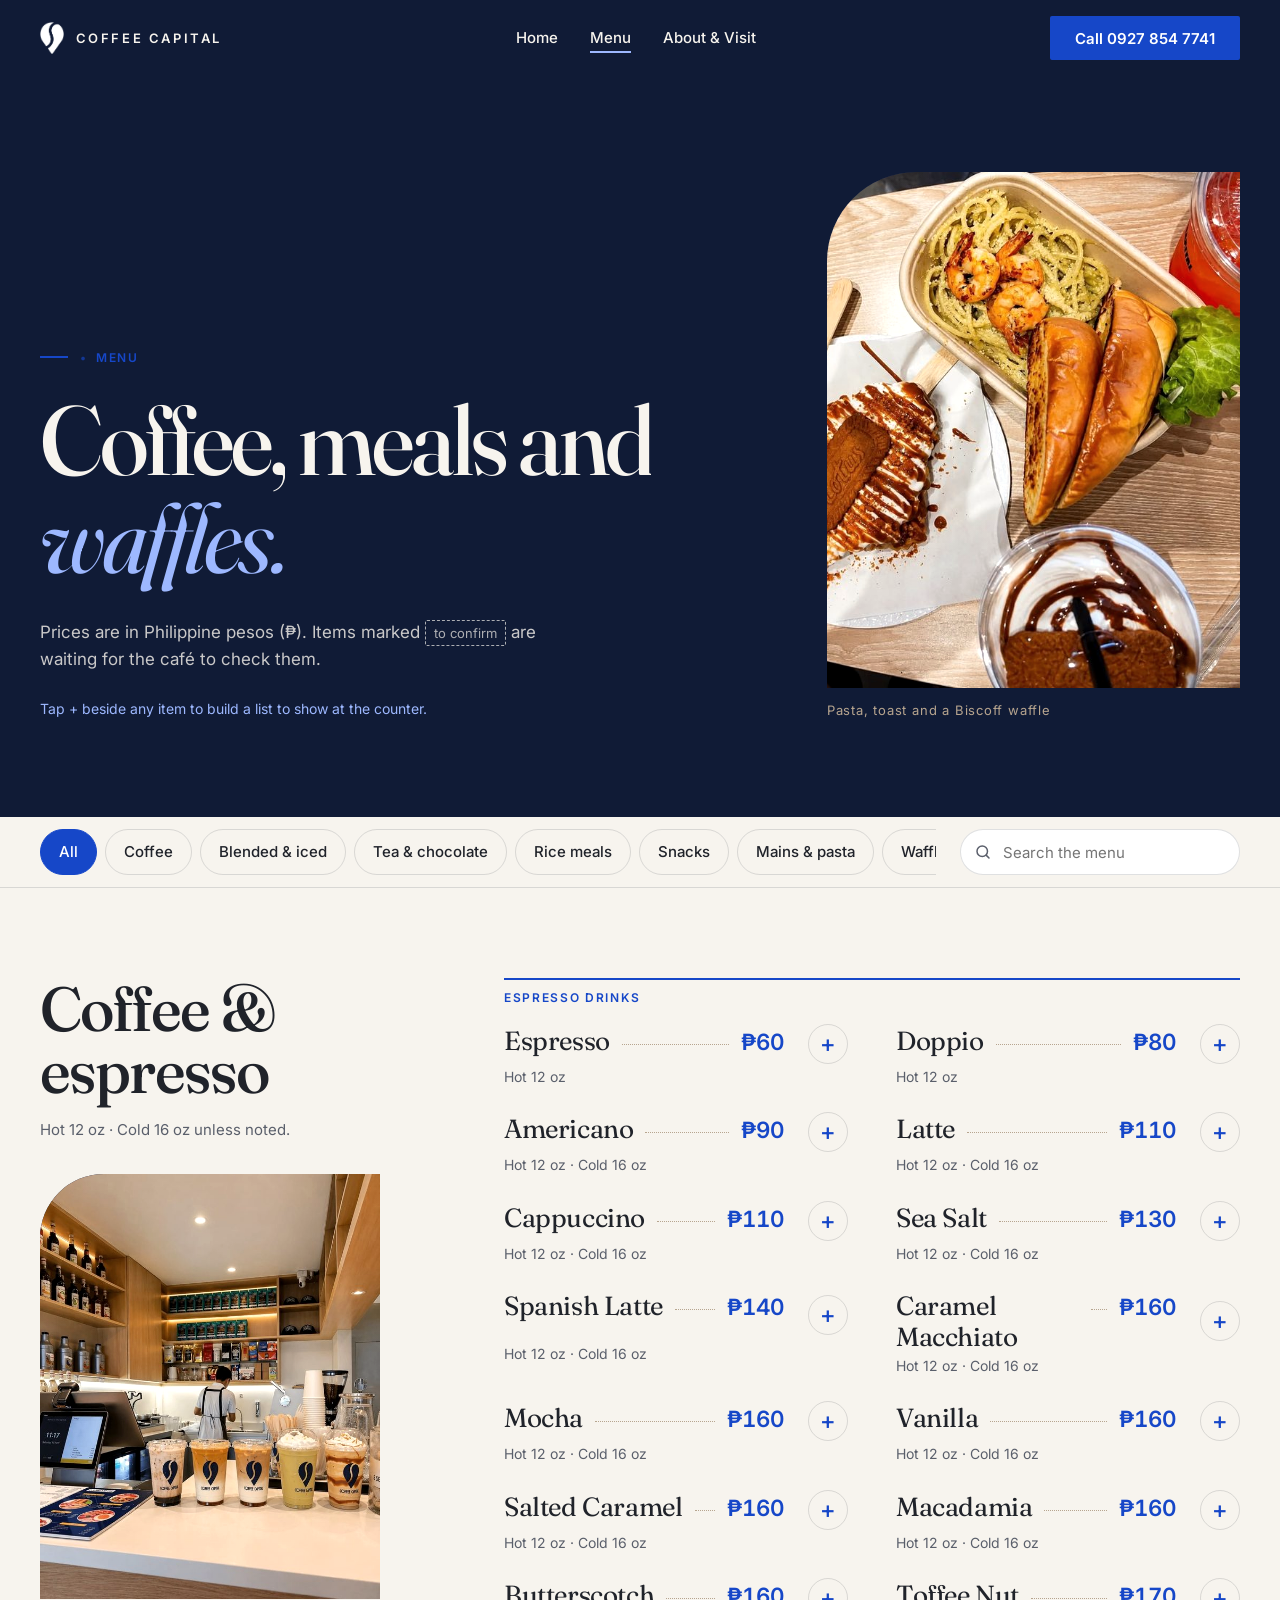
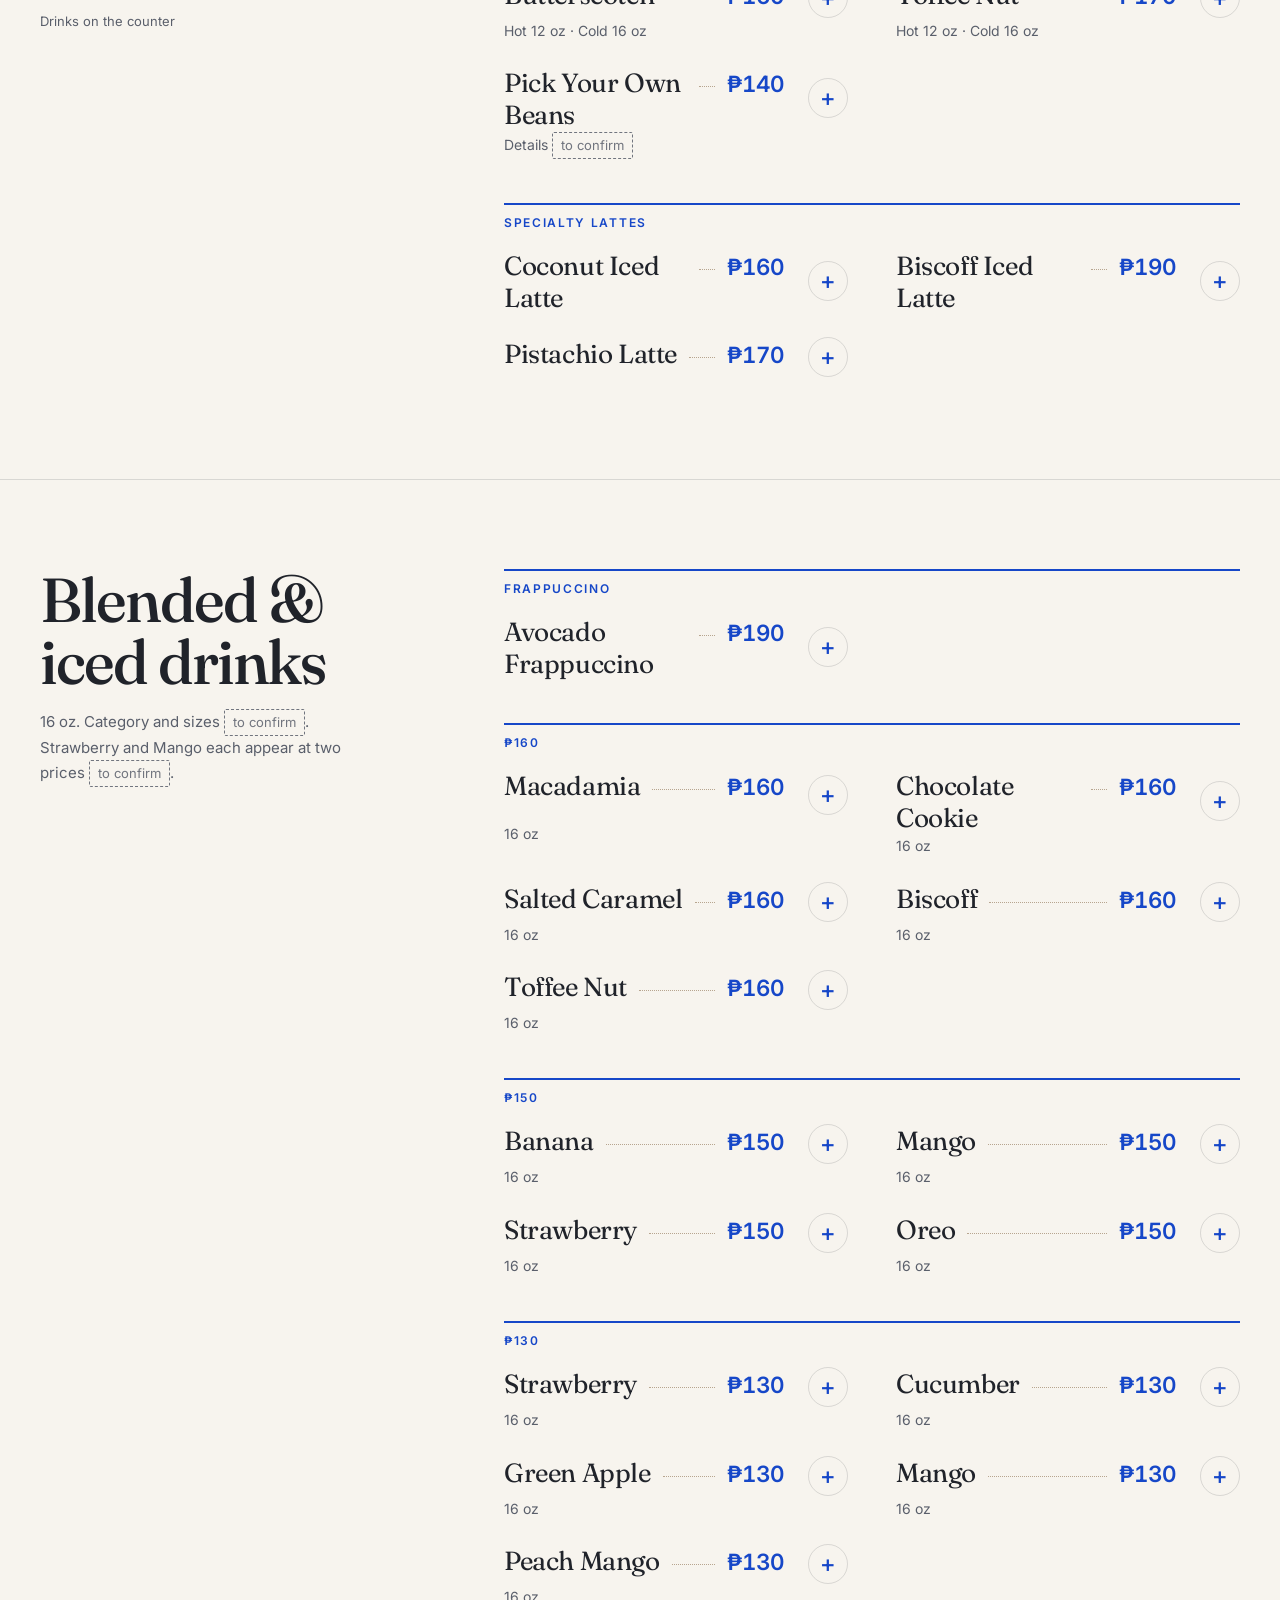
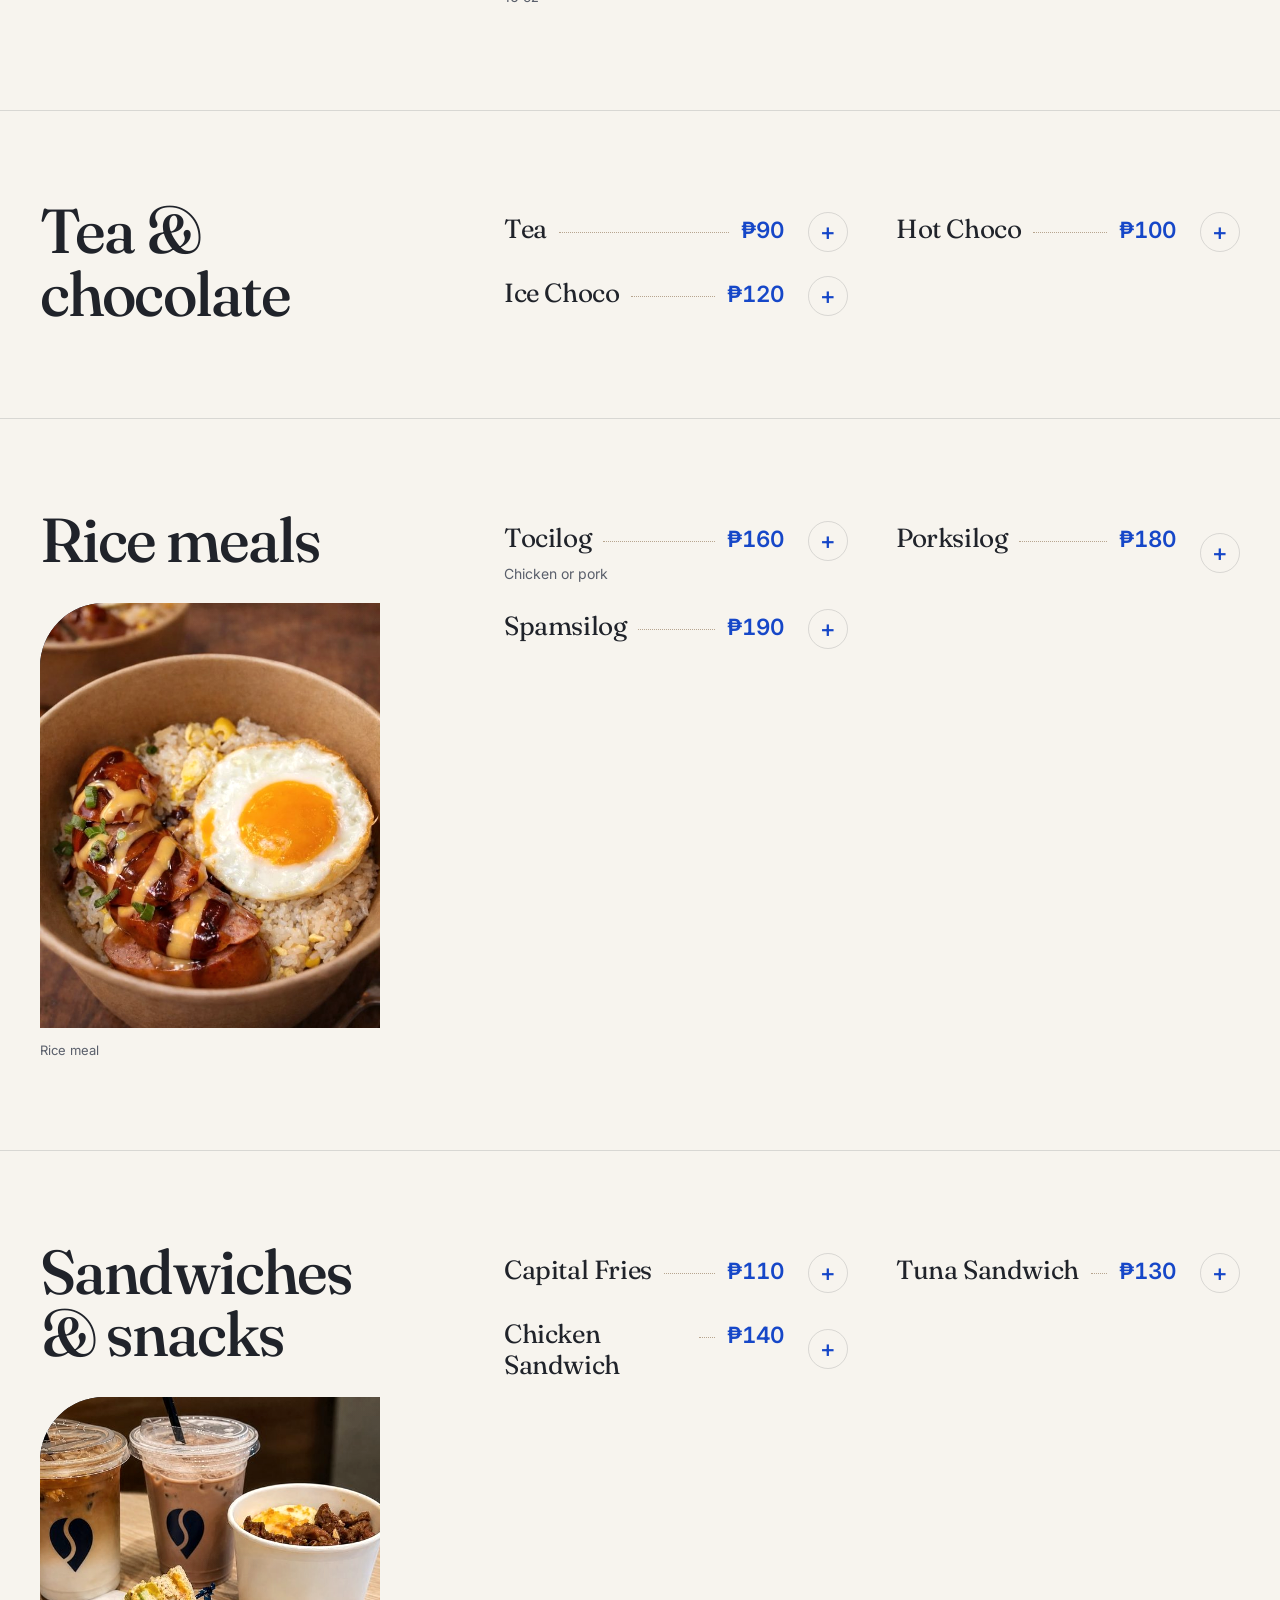
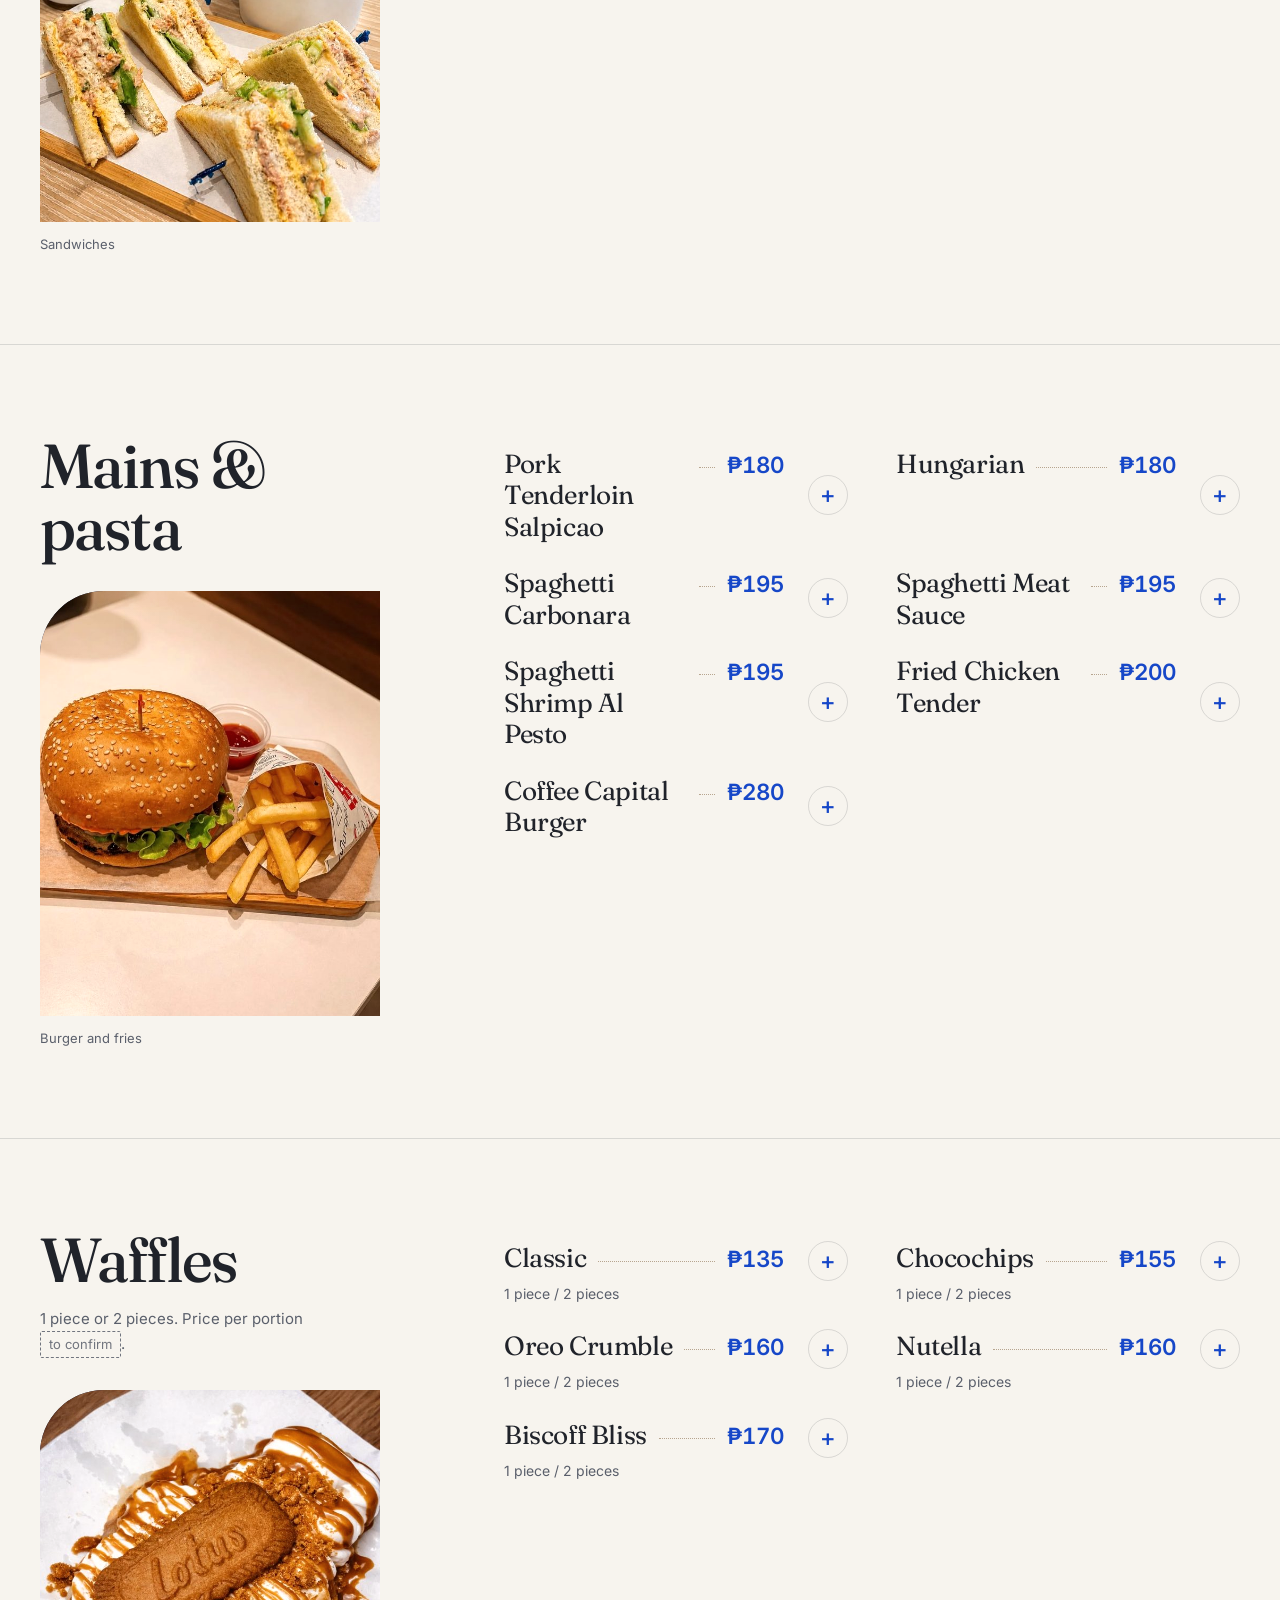
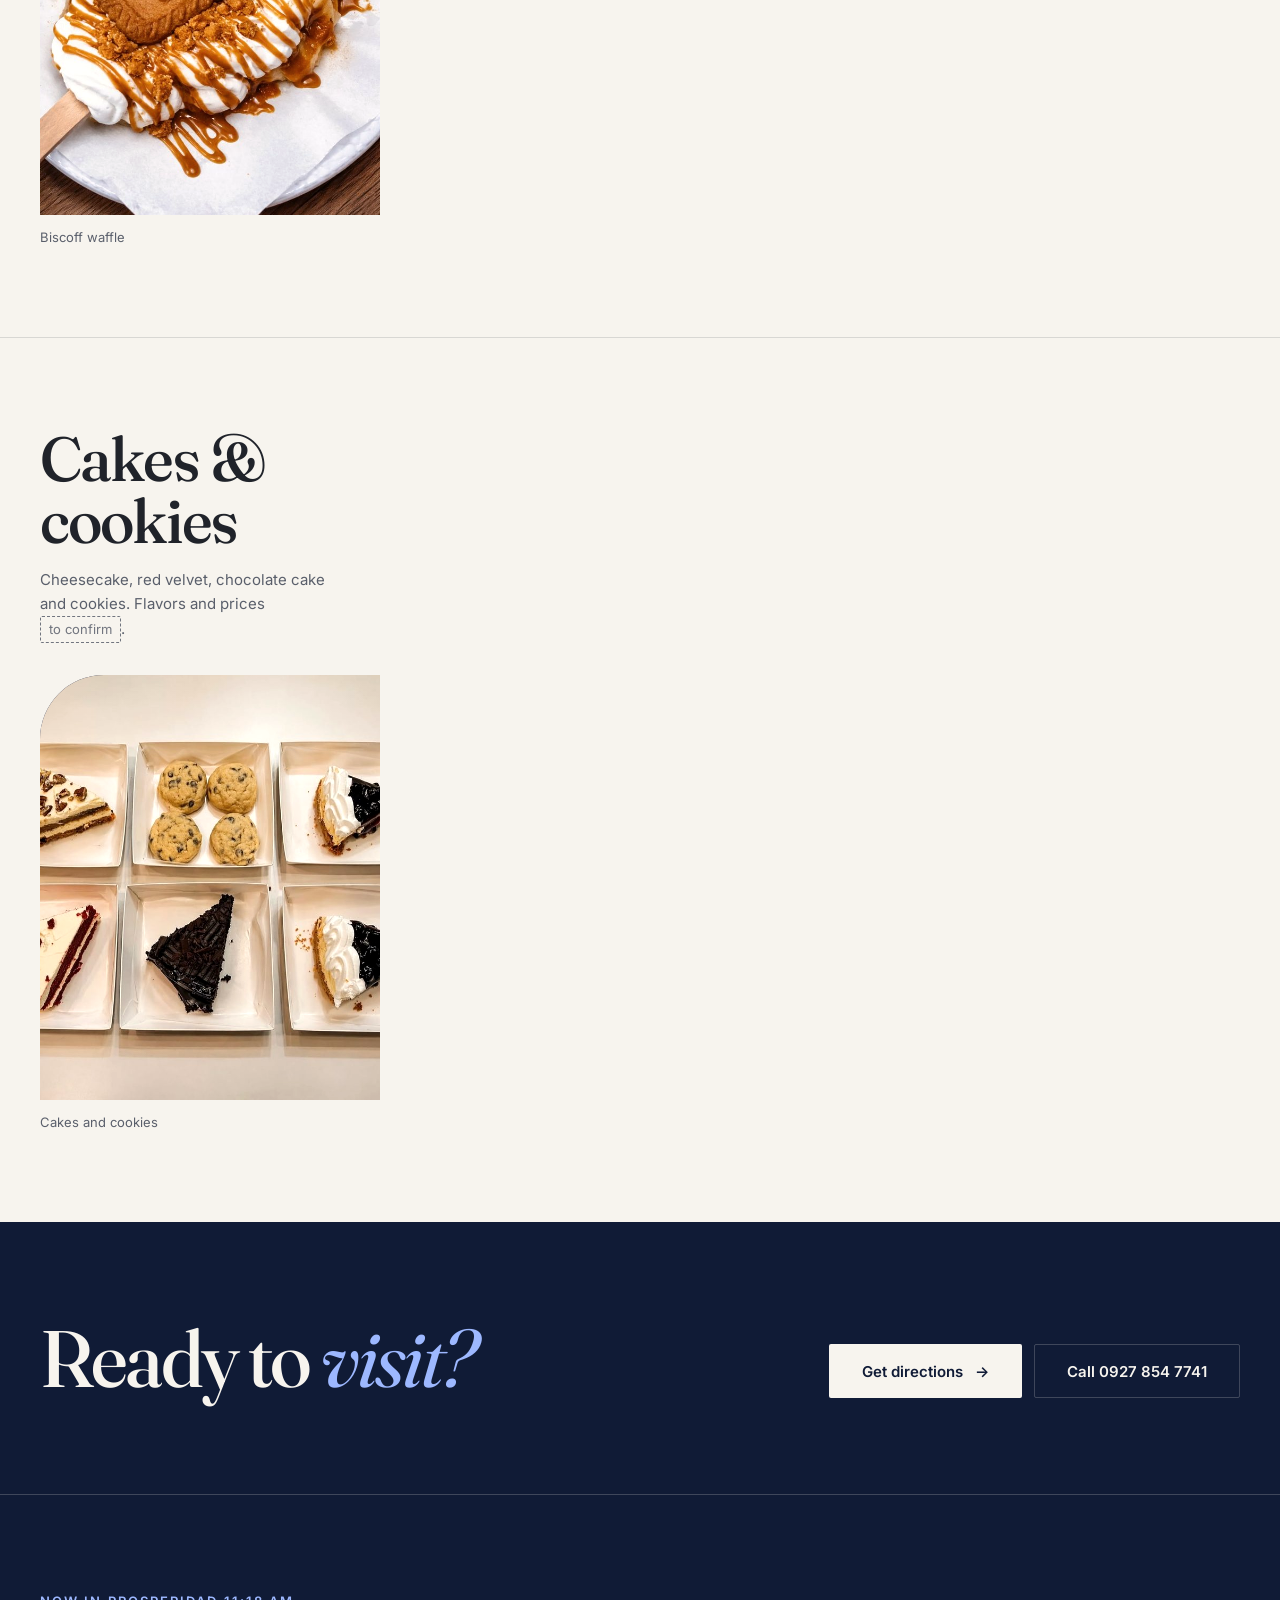
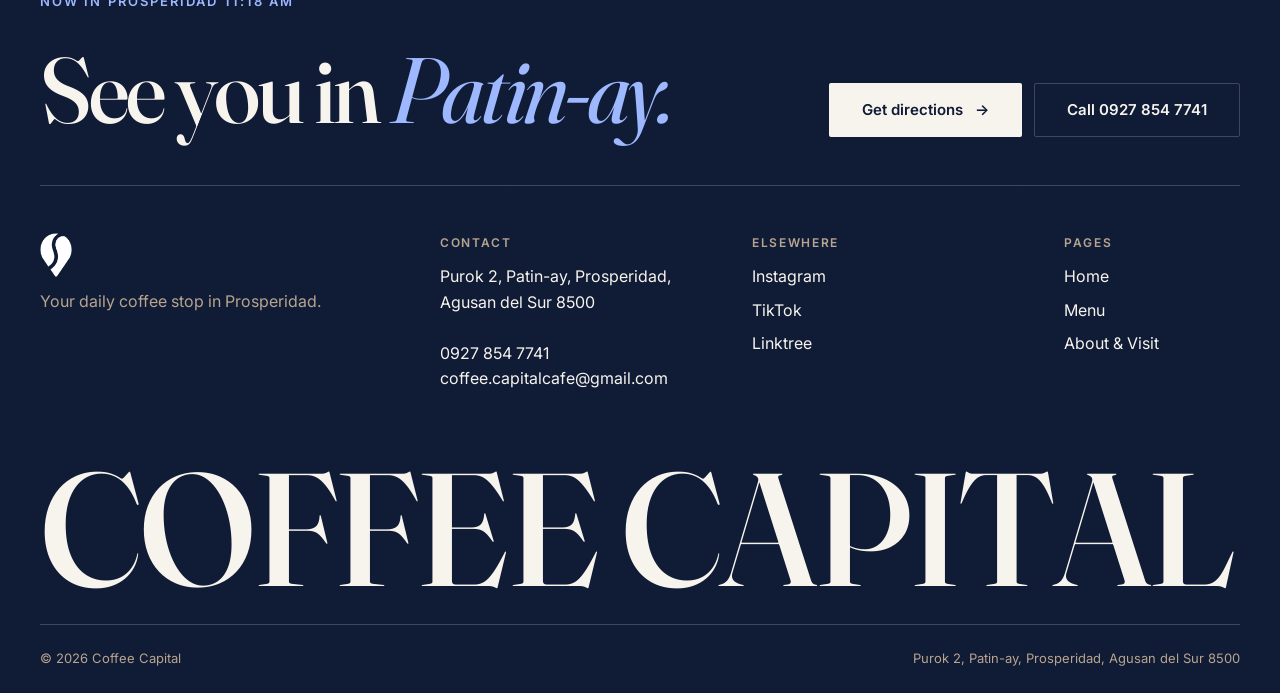
<file: menu.html>
<!doctype html>
<html lang="en">
<head>
  <meta charset="utf-8">
  <meta name="viewport" content="width=device-width, initial-scale=1">
  <title>Menu | Coffee Capital, Patin-ay, Prosperidad</title>
  <meta name="description" content="The Coffee Capital menu: espresso drinks, blended coffees, tea and chocolate, rice meals, sandwiches, pasta, waffles and cakes, with prices in pesos.">
  <meta name="theme-color" content="#101B36">
  <meta property="og:type" content="website">
  <meta property="og:title" content="Menu | Coffee Capital, Patin-ay, Prosperidad">
  <meta property="og:description" content="The Coffee Capital menu: espresso drinks, blended coffees, tea and chocolate, rice meals, sandwiches, pasta, waffles and cakes, with prices in pesos.">
  <meta property="og:image" content="images/og.jpg">
  <meta name="twitter:card" content="summary_large_image">
  <link rel="icon" type="image/png" href="images/favicon.png">

  <!-- Fonts: Fraunces (headings) + Inter (body). Falls back to Georgia / system fonts if offline. -->
  <link rel="preconnect" href="https://fonts.googleapis.com">
  <link rel="preconnect" href="https://fonts.gstatic.com" crossorigin>
  <link href="https://fonts.googleapis.com/css2?family=Fraunces:ital,opsz,wght@0,9..144,400;0,9..144,500;0,9..144,600;1,9..144,400;1,9..144,500&family=Inter:wght@400;500;600&display=swap" rel="stylesheet">

  <link rel="stylesheet" href="css/site.css">
  <script>
(function (d) {
  var reduce = false, seen = null, wipe = null, mask = false;
  try { reduce = matchMedia('(prefers-reduced-motion: reduce)').matches; } catch (e) {}
  try { seen = sessionStorage.getItem('ccIntro'); wipe = sessionStorage.getItem('ccWipe'); if (wipe) sessionStorage.removeItem('ccWipe'); } catch (e) {}
  try { mask = CSS.supports('mask-image', 'url(x)') || CSS.supports('-webkit-mask-image', 'url(x)'); } catch (e) {}
  d.classList.add('js');
  if (wipe && !reduce && mask) d.classList.add('wipe-hold');
  if (false && !reduce && !seen && !wipe && mask) d.classList.add('intro');
  if (wipe) { try { sessionStorage.setItem('ccIntro', '1'); } catch (e) {} }
})(document.documentElement);
</script>
</head>
<body>
  <div class="wipe" aria-hidden="true"></div>
  <div class="cursor" aria-hidden="true"></div>
  <a class="skip-link" href="#main">Skip to content</a>

  <header class="site-header">
    <div class="container site-header__inner">
      <a class="brand" href="index.html" aria-label="Coffee Capital, home">
        <img src="images/logo-mark-white.png" alt="" width="25" height="34">
        <span class="brand__name">Coffee Capital</span>
      </a>
      <nav class="nav" aria-label="Main">
        <ul class="nav__list">
          <li><a class="nav__link" href="index.html">Home</a></li>
          <li><a class="nav__link" href="menu.html" aria-current="page">Menu</a></li>
          <li><a class="nav__link" href="visit.html">About &amp; Visit</a></li>
        </ul>
      </nav>
      <a class="btn btn--primary header-call" data-magnet href="tel:+639278547741">Call 0927 854 7741</a>
      <button class="menu-toggle" type="button" aria-expanded="false" aria-controls="mobile-nav">
        <span class="menu-toggle__bars" aria-hidden="true"></span>
        <span class="menu-toggle__text">Menu</span>
      </button>
    </div>
  </header>

  <div class="mobile-nav" id="mobile-nav">
    <ul class="mobile-nav__list">
      <li><a href="index.html">Home</a></li>
      <li><a href="menu.html">Menu</a></li>
      <li><a href="visit.html">About &amp; Visit</a></li>
    </ul>
    <p class="mobile-nav__meta">
      Purok 2, Patin-ay, Prosperidad,<br>Agusan del Sur 8500<br>
      <a href="tel:+639278547741">0927 854 7741</a>
    </p>
  </div>

  <main id="main">
    <section class="page-head" data-lamp aria-labelledby="page-title">
      <div class="container page-head__grid">
        <div>
          <span class="label label--rule"><span class="num">&bull;</span>Menu</span>
          <h1 id="page-title" data-split>Coffee, meals and <em>waffles.</em></h1>
          <p class="page-head__sub">Prices are in Philippine pesos (&#8369;). Items marked <span class="draft">to confirm</span> are waiting for the caf&eacute; to check them.</p>
          <p class="page-head__hint js-only">Tap + beside any item to build a list to show at the counter.</p>
        </div>
        <figure class="page-head__fig" data-tilt><div class="media"><img src="images/food-pasta-waffle-1100.jpg" srcset="images/food-pasta-waffle-640.jpg 640w, images/food-pasta-waffle-1100.jpg 1100w" sizes="(min-width: 900px) 30vw, 90vw" width="1100" height="1224" fetchpriority="high" alt="Spaghetti with shrimp and pesto, toasted bread, a Biscoff waffle on a stick and a chocolate drink"></div><figcaption>Pasta, toast and a Biscoff waffle</figcaption></figure>
      </div>
    </section>

    <div class="menubar">
      <div class="container menubar__inner">
        <nav class="chips" aria-label="Menu categories"><a class="chip" href="#menu-list" data-filter="all" aria-current="true">All</a><a class="chip" href="#coffee" data-filter="coffee">Coffee</a><a class="chip" href="#blended" data-filter="blended">Blended &amp; iced</a><a class="chip" href="#tea" data-filter="tea">Tea &amp; chocolate</a><a class="chip" href="#rice" data-filter="rice">Rice meals</a><a class="chip" href="#snacks" data-filter="snacks">Snacks</a><a class="chip" href="#mains" data-filter="mains">Mains &amp; pasta</a><a class="chip" href="#waffles" data-filter="waffles">Waffles</a><a class="chip" href="#cakes" data-filter="cakes">Cakes &amp; cookies</a></nav>
        <div class="search"><svg viewBox="0 0 24 24" aria-hidden="true"><circle cx="11" cy="11" r="7"/><path d="M20 20l-3.5-3.5"/></svg><label class="sr-only" for="menu-search">Search the menu</label><input id="menu-search" type="search" placeholder="Search the menu" autocomplete="off" data-search></div>
      </div>
    </div>
    <p class="sr-only" id="filter-status" role="status" aria-live="polite"></p>

    <div class="menucard" id="menu-list" data-menucard>
      <section class="mg" id="coffee" data-cat="coffee" aria-labelledby="h-coffee">
        <div class="container mg__inner">
          <div class="mg__side">
            <h2 id="h-coffee">Coffee &amp; espresso</h2><p class="mg__note">Hot 12 oz &middot; Cold 16 oz unless noted.</p><figure class="mg__fig reveal-media" data-tilt><div class="media"><img src="images/interior-counter-drinks-1100.jpg" srcset="images/interior-counter-drinks-640.jpg 640w, images/interior-counter-drinks-1100.jpg 1100w" sizes="(min-width: 900px) 28vw, 80vw" width="1100" height="1379" loading="lazy" decoding="async" alt="Iced coffee drinks in Coffee Capital cups lined up on the counter, with the barista and shelves behind"></div><figcaption>Drinks on the counter</figcaption></figure>
          </div>
          <div class="mg__list"><h3 class="mg__sub">Espresso drinks</h3><ul><li class="item" data-name="Espresso"><span class="item__name">Espresso</span><span class="item__dots" aria-hidden="true"></span><span class="item__price">&#8369;60</span><button class="item__add" type="button" data-id="coffee-1" data-name="Espresso" data-cat="Coffee" data-price="60" aria-label="Add Espresso to my list">+</button><span class="item__meta">Hot 12 oz</span></li><li class="item" data-name="Doppio"><span class="item__name">Doppio</span><span class="item__dots" aria-hidden="true"></span><span class="item__price">&#8369;80</span><button class="item__add" type="button" data-id="coffee-2" data-name="Doppio" data-cat="Coffee" data-price="80" aria-label="Add Doppio to my list">+</button><span class="item__meta">Hot 12 oz</span></li><li class="item" data-name="Americano"><span class="item__name">Americano</span><span class="item__dots" aria-hidden="true"></span><span class="item__price">&#8369;90</span><button class="item__add" type="button" data-id="coffee-3" data-name="Americano" data-cat="Coffee" data-price="90" aria-label="Add Americano to my list">+</button><span class="item__meta">Hot 12 oz &middot; Cold 16 oz</span></li><li class="item" data-name="Latte"><span class="item__name">Latte</span><span class="item__dots" aria-hidden="true"></span><span class="item__price">&#8369;110</span><button class="item__add" type="button" data-id="coffee-4" data-name="Latte" data-cat="Coffee" data-price="110" aria-label="Add Latte to my list">+</button><span class="item__meta">Hot 12 oz &middot; Cold 16 oz</span></li><li class="item" data-name="Cappuccino"><span class="item__name">Cappuccino</span><span class="item__dots" aria-hidden="true"></span><span class="item__price">&#8369;110</span><button class="item__add" type="button" data-id="coffee-5" data-name="Cappuccino" data-cat="Coffee" data-price="110" aria-label="Add Cappuccino to my list">+</button><span class="item__meta">Hot 12 oz &middot; Cold 16 oz</span></li><li class="item" data-name="Sea Salt"><span class="item__name">Sea Salt</span><span class="item__dots" aria-hidden="true"></span><span class="item__price">&#8369;130</span><button class="item__add" type="button" data-id="coffee-6" data-name="Sea Salt" data-cat="Coffee" data-price="130" aria-label="Add Sea Salt to my list">+</button><span class="item__meta">Hot 12 oz &middot; Cold 16 oz</span></li><li class="item" data-name="Spanish Latte"><span class="item__name">Spanish Latte</span><span class="item__dots" aria-hidden="true"></span><span class="item__price">&#8369;140</span><button class="item__add" type="button" data-id="coffee-7" data-name="Spanish Latte" data-cat="Coffee" data-price="140" aria-label="Add Spanish Latte to my list">+</button><span class="item__meta">Hot 12 oz &middot; Cold 16 oz</span></li><li class="item" data-name="Caramel Macchiato"><span class="item__name">Caramel Macchiato</span><span class="item__dots" aria-hidden="true"></span><span class="item__price">&#8369;160</span><button class="item__add" type="button" data-id="coffee-8" data-name="Caramel Macchiato" data-cat="Coffee" data-price="160" aria-label="Add Caramel Macchiato to my list">+</button><span class="item__meta">Hot 12 oz &middot; Cold 16 oz</span></li><li class="item" data-name="Mocha"><span class="item__name">Mocha</span><span class="item__dots" aria-hidden="true"></span><span class="item__price">&#8369;160</span><button class="item__add" type="button" data-id="coffee-9" data-name="Mocha" data-cat="Coffee" data-price="160" aria-label="Add Mocha to my list">+</button><span class="item__meta">Hot 12 oz &middot; Cold 16 oz</span></li><li class="item" data-name="Vanilla"><span class="item__name">Vanilla</span><span class="item__dots" aria-hidden="true"></span><span class="item__price">&#8369;160</span><button class="item__add" type="button" data-id="coffee-10" data-name="Vanilla" data-cat="Coffee" data-price="160" aria-label="Add Vanilla to my list">+</button><span class="item__meta">Hot 12 oz &middot; Cold 16 oz</span></li><li class="item" data-name="Salted Caramel"><span class="item__name">Salted Caramel</span><span class="item__dots" aria-hidden="true"></span><span class="item__price">&#8369;160</span><button class="item__add" type="button" data-id="coffee-11" data-name="Salted Caramel" data-cat="Coffee" data-price="160" aria-label="Add Salted Caramel to my list">+</button><span class="item__meta">Hot 12 oz &middot; Cold 16 oz</span></li><li class="item" data-name="Macadamia"><span class="item__name">Macadamia</span><span class="item__dots" aria-hidden="true"></span><span class="item__price">&#8369;160</span><button class="item__add" type="button" data-id="coffee-12" data-name="Macadamia" data-cat="Coffee" data-price="160" aria-label="Add Macadamia to my list">+</button><span class="item__meta">Hot 12 oz &middot; Cold 16 oz</span></li><li class="item" data-name="Butterscotch"><span class="item__name">Butterscotch</span><span class="item__dots" aria-hidden="true"></span><span class="item__price">&#8369;160</span><button class="item__add" type="button" data-id="coffee-13" data-name="Butterscotch" data-cat="Coffee" data-price="160" aria-label="Add Butterscotch to my list">+</button><span class="item__meta">Hot 12 oz &middot; Cold 16 oz</span></li><li class="item" data-name="Toffee Nut"><span class="item__name">Toffee Nut</span><span class="item__dots" aria-hidden="true"></span><span class="item__price">&#8369;170</span><button class="item__add" type="button" data-id="coffee-14" data-name="Toffee Nut" data-cat="Coffee" data-price="170" aria-label="Add Toffee Nut to my list">+</button><span class="item__meta">Hot 12 oz &middot; Cold 16 oz</span></li><li class="item" data-name="Pick Your Own Beans"><span class="item__name">Pick Your Own Beans</span><span class="item__dots" aria-hidden="true"></span><span class="item__price">&#8369;140</span><button class="item__add" type="button" data-id="coffee-15" data-name="Pick Your Own Beans" data-cat="Coffee" data-price="140" aria-label="Add Pick Your Own Beans to my list">+</button><span class="item__meta">Details <span class="draft">to confirm</span></span></li></ul><h3 class="mg__sub">Specialty lattes</h3><ul><li class="item" data-name="Coconut Iced Latte"><span class="item__name">Coconut Iced Latte</span><span class="item__dots" aria-hidden="true"></span><span class="item__price">&#8369;160</span><button class="item__add" type="button" data-id="coffee-16" data-name="Coconut Iced Latte" data-cat="Coffee" data-price="160" aria-label="Add Coconut Iced Latte to my list">+</button></li><li class="item" data-name="Biscoff Iced Latte"><span class="item__name">Biscoff Iced Latte</span><span class="item__dots" aria-hidden="true"></span><span class="item__price">&#8369;190</span><button class="item__add" type="button" data-id="coffee-17" data-name="Biscoff Iced Latte" data-cat="Coffee" data-price="190" aria-label="Add Biscoff Iced Latte to my list">+</button></li><li class="item" data-name="Pistachio Latte"><span class="item__name">Pistachio Latte</span><span class="item__dots" aria-hidden="true"></span><span class="item__price">&#8369;170</span><button class="item__add" type="button" data-id="coffee-18" data-name="Pistachio Latte" data-cat="Coffee" data-price="170" aria-label="Add Pistachio Latte to my list">+</button></li></ul></div>
        </div>
      </section>
      <section class="mg" id="blended" data-cat="blended" aria-labelledby="h-blended">
        <div class="container mg__inner">
          <div class="mg__side">
            <h2 id="h-blended">Blended &amp; iced drinks</h2><p class="mg__note">16 oz. Category and sizes <span class="draft">to confirm</span>. Strawberry and Mango each appear at two prices <span class="draft">to confirm</span>.</p>
          </div>
          <div class="mg__list"><h3 class="mg__sub">Frappuccino</h3><ul><li class="item" data-name="Avocado Frappuccino"><span class="item__name">Avocado Frappuccino</span><span class="item__dots" aria-hidden="true"></span><span class="item__price">&#8369;190</span><button class="item__add" type="button" data-id="blended-1" data-name="Avocado Frappuccino" data-cat="Blended &amp; iced" data-price="190" aria-label="Add Avocado Frappuccino to my list">+</button></li></ul><h3 class="mg__sub">&#8369;160</h3><ul><li class="item" data-name="Macadamia"><span class="item__name">Macadamia</span><span class="item__dots" aria-hidden="true"></span><span class="item__price">&#8369;160</span><button class="item__add" type="button" data-id="blended-2" data-name="Macadamia" data-cat="Blended &amp; iced" data-price="160" aria-label="Add Macadamia to my list">+</button><span class="item__meta">16 oz</span></li><li class="item" data-name="Chocolate Cookie"><span class="item__name">Chocolate Cookie</span><span class="item__dots" aria-hidden="true"></span><span class="item__price">&#8369;160</span><button class="item__add" type="button" data-id="blended-3" data-name="Chocolate Cookie" data-cat="Blended &amp; iced" data-price="160" aria-label="Add Chocolate Cookie to my list">+</button><span class="item__meta">16 oz</span></li><li class="item" data-name="Salted Caramel"><span class="item__name">Salted Caramel</span><span class="item__dots" aria-hidden="true"></span><span class="item__price">&#8369;160</span><button class="item__add" type="button" data-id="blended-4" data-name="Salted Caramel" data-cat="Blended &amp; iced" data-price="160" aria-label="Add Salted Caramel to my list">+</button><span class="item__meta">16 oz</span></li><li class="item" data-name="Biscoff"><span class="item__name">Biscoff</span><span class="item__dots" aria-hidden="true"></span><span class="item__price">&#8369;160</span><button class="item__add" type="button" data-id="blended-5" data-name="Biscoff" data-cat="Blended &amp; iced" data-price="160" aria-label="Add Biscoff to my list">+</button><span class="item__meta">16 oz</span></li><li class="item" data-name="Toffee Nut"><span class="item__name">Toffee Nut</span><span class="item__dots" aria-hidden="true"></span><span class="item__price">&#8369;160</span><button class="item__add" type="button" data-id="blended-6" data-name="Toffee Nut" data-cat="Blended &amp; iced" data-price="160" aria-label="Add Toffee Nut to my list">+</button><span class="item__meta">16 oz</span></li></ul><h3 class="mg__sub">&#8369;150</h3><ul><li class="item" data-name="Banana"><span class="item__name">Banana</span><span class="item__dots" aria-hidden="true"></span><span class="item__price">&#8369;150</span><button class="item__add" type="button" data-id="blended-7" data-name="Banana" data-cat="Blended &amp; iced" data-price="150" aria-label="Add Banana to my list">+</button><span class="item__meta">16 oz</span></li><li class="item" data-name="Mango"><span class="item__name">Mango</span><span class="item__dots" aria-hidden="true"></span><span class="item__price">&#8369;150</span><button class="item__add" type="button" data-id="blended-8" data-name="Mango" data-cat="Blended &amp; iced" data-price="150" aria-label="Add Mango to my list">+</button><span class="item__meta">16 oz</span></li><li class="item" data-name="Strawberry"><span class="item__name">Strawberry</span><span class="item__dots" aria-hidden="true"></span><span class="item__price">&#8369;150</span><button class="item__add" type="button" data-id="blended-9" data-name="Strawberry" data-cat="Blended &amp; iced" data-price="150" aria-label="Add Strawberry to my list">+</button><span class="item__meta">16 oz</span></li><li class="item" data-name="Oreo"><span class="item__name">Oreo</span><span class="item__dots" aria-hidden="true"></span><span class="item__price">&#8369;150</span><button class="item__add" type="button" data-id="blended-10" data-name="Oreo" data-cat="Blended &amp; iced" data-price="150" aria-label="Add Oreo to my list">+</button><span class="item__meta">16 oz</span></li></ul><h3 class="mg__sub">&#8369;130</h3><ul><li class="item" data-name="Strawberry"><span class="item__name">Strawberry</span><span class="item__dots" aria-hidden="true"></span><span class="item__price">&#8369;130</span><button class="item__add" type="button" data-id="blended-11" data-name="Strawberry" data-cat="Blended &amp; iced" data-price="130" aria-label="Add Strawberry to my list">+</button><span class="item__meta">16 oz</span></li><li class="item" data-name="Cucumber"><span class="item__name">Cucumber</span><span class="item__dots" aria-hidden="true"></span><span class="item__price">&#8369;130</span><button class="item__add" type="button" data-id="blended-12" data-name="Cucumber" data-cat="Blended &amp; iced" data-price="130" aria-label="Add Cucumber to my list">+</button><span class="item__meta">16 oz</span></li><li class="item" data-name="Green Apple"><span class="item__name">Green Apple</span><span class="item__dots" aria-hidden="true"></span><span class="item__price">&#8369;130</span><button class="item__add" type="button" data-id="blended-13" data-name="Green Apple" data-cat="Blended &amp; iced" data-price="130" aria-label="Add Green Apple to my list">+</button><span class="item__meta">16 oz</span></li><li class="item" data-name="Mango"><span class="item__name">Mango</span><span class="item__dots" aria-hidden="true"></span><span class="item__price">&#8369;130</span><button class="item__add" type="button" data-id="blended-14" data-name="Mango" data-cat="Blended &amp; iced" data-price="130" aria-label="Add Mango to my list">+</button><span class="item__meta">16 oz</span></li><li class="item" data-name="Peach Mango"><span class="item__name">Peach Mango</span><span class="item__dots" aria-hidden="true"></span><span class="item__price">&#8369;130</span><button class="item__add" type="button" data-id="blended-15" data-name="Peach Mango" data-cat="Blended &amp; iced" data-price="130" aria-label="Add Peach Mango to my list">+</button><span class="item__meta">16 oz</span></li></ul></div>
        </div>
      </section>
      <section class="mg" id="tea" data-cat="tea" aria-labelledby="h-tea">
        <div class="container mg__inner">
          <div class="mg__side">
            <h2 id="h-tea">Tea &amp; chocolate</h2>
          </div>
          <div class="mg__list"><ul><li class="item" data-name="Tea"><span class="item__name">Tea</span><span class="item__dots" aria-hidden="true"></span><span class="item__price">&#8369;90</span><button class="item__add" type="button" data-id="tea-1" data-name="Tea" data-cat="Tea &amp; chocolate" data-price="90" aria-label="Add Tea to my list">+</button></li><li class="item" data-name="Hot Choco"><span class="item__name">Hot Choco</span><span class="item__dots" aria-hidden="true"></span><span class="item__price">&#8369;100</span><button class="item__add" type="button" data-id="tea-2" data-name="Hot Choco" data-cat="Tea &amp; chocolate" data-price="100" aria-label="Add Hot Choco to my list">+</button></li><li class="item" data-name="Ice Choco"><span class="item__name">Ice Choco</span><span class="item__dots" aria-hidden="true"></span><span class="item__price">&#8369;120</span><button class="item__add" type="button" data-id="tea-3" data-name="Ice Choco" data-cat="Tea &amp; chocolate" data-price="120" aria-label="Add Ice Choco to my list">+</button></li></ul></div>
        </div>
      </section>
      <section class="mg" id="rice" data-cat="rice" aria-labelledby="h-rice">
        <div class="container mg__inner">
          <div class="mg__side">
            <h2 id="h-rice">Rice meals</h2><figure class="mg__fig reveal-media" data-tilt><div class="media"><img src="images/food-rice-bowl-1100.jpg" srcset="images/food-rice-bowl-640.jpg 640w, images/food-rice-bowl-1100.jpg 1100w" sizes="(min-width: 900px) 28vw, 80vw" width="1024" height="1365" loading="lazy" decoding="async" alt="A rice bowl with sliced sausage, cheese sauce and a fried egg"></div><figcaption>Rice meal</figcaption></figure>
          </div>
          <div class="mg__list"><ul><li class="item" data-name="Tocilog"><span class="item__name">Tocilog</span><span class="item__dots" aria-hidden="true"></span><span class="item__price">&#8369;160</span><button class="item__add" type="button" data-id="rice-1" data-name="Tocilog" data-cat="Rice meals" data-price="160" aria-label="Add Tocilog to my list">+</button><span class="item__meta">Chicken or pork</span></li><li class="item" data-name="Porksilog"><span class="item__name">Porksilog</span><span class="item__dots" aria-hidden="true"></span><span class="item__price">&#8369;180</span><button class="item__add" type="button" data-id="rice-2" data-name="Porksilog" data-cat="Rice meals" data-price="180" aria-label="Add Porksilog to my list">+</button></li><li class="item" data-name="Spamsilog"><span class="item__name">Spamsilog</span><span class="item__dots" aria-hidden="true"></span><span class="item__price">&#8369;190</span><button class="item__add" type="button" data-id="rice-3" data-name="Spamsilog" data-cat="Rice meals" data-price="190" aria-label="Add Spamsilog to my list">+</button></li></ul></div>
        </div>
      </section>
      <section class="mg" id="snacks" data-cat="snacks" aria-labelledby="h-snacks">
        <div class="container mg__inner">
          <div class="mg__side">
            <h2 id="h-snacks">Sandwiches &amp; snacks</h2><figure class="mg__fig reveal-media" data-tilt><div class="media"><img src="images/food-sandwiches-drinks-1100.jpg" srcset="images/food-sandwiches-drinks-640.jpg 640w, images/food-sandwiches-drinks-1100.jpg 1100w" sizes="(min-width: 900px) 28vw, 80vw" width="1100" height="1227" loading="lazy" decoding="async" alt="Triangle sandwiches on a wooden tray beside two iced drinks and a cup of rice"></div><figcaption>Sandwiches</figcaption></figure>
          </div>
          <div class="mg__list"><ul><li class="item" data-name="Capital Fries"><span class="item__name">Capital Fries</span><span class="item__dots" aria-hidden="true"></span><span class="item__price">&#8369;110</span><button class="item__add" type="button" data-id="snacks-1" data-name="Capital Fries" data-cat="Snacks" data-price="110" aria-label="Add Capital Fries to my list">+</button></li><li class="item" data-name="Tuna Sandwich"><span class="item__name">Tuna Sandwich</span><span class="item__dots" aria-hidden="true"></span><span class="item__price">&#8369;130</span><button class="item__add" type="button" data-id="snacks-2" data-name="Tuna Sandwich" data-cat="Snacks" data-price="130" aria-label="Add Tuna Sandwich to my list">+</button></li><li class="item" data-name="Chicken Sandwich"><span class="item__name">Chicken Sandwich</span><span class="item__dots" aria-hidden="true"></span><span class="item__price">&#8369;140</span><button class="item__add" type="button" data-id="snacks-3" data-name="Chicken Sandwich" data-cat="Snacks" data-price="140" aria-label="Add Chicken Sandwich to my list">+</button></li></ul></div>
        </div>
      </section>
      <section class="mg" id="mains" data-cat="mains" aria-labelledby="h-mains">
        <div class="container mg__inner">
          <div class="mg__side">
            <h2 id="h-mains">Mains &amp; pasta</h2><figure class="mg__fig reveal-media" data-tilt><div class="media"><img src="images/food-burger-fries-1100.jpg" srcset="images/food-burger-fries-640.jpg 640w, images/food-burger-fries-1100.jpg 1100w" sizes="(min-width: 900px) 28vw, 80vw" width="939" height="1177" loading="lazy" decoding="async" alt="A sesame bun burger with lettuce, and fries in a paper cone with ketchup"></div><figcaption>Burger and fries</figcaption></figure>
          </div>
          <div class="mg__list"><ul><li class="item" data-name="Pork Tenderloin Salpicao"><span class="item__name">Pork Tenderloin Salpicao</span><span class="item__dots" aria-hidden="true"></span><span class="item__price">&#8369;180</span><button class="item__add" type="button" data-id="mains-1" data-name="Pork Tenderloin Salpicao" data-cat="Mains &amp; pasta" data-price="180" aria-label="Add Pork Tenderloin Salpicao to my list">+</button></li><li class="item" data-name="Hungarian"><span class="item__name">Hungarian</span><span class="item__dots" aria-hidden="true"></span><span class="item__price">&#8369;180</span><button class="item__add" type="button" data-id="mains-2" data-name="Hungarian" data-cat="Mains &amp; pasta" data-price="180" aria-label="Add Hungarian to my list">+</button></li><li class="item" data-name="Spaghetti Carbonara"><span class="item__name">Spaghetti Carbonara</span><span class="item__dots" aria-hidden="true"></span><span class="item__price">&#8369;195</span><button class="item__add" type="button" data-id="mains-3" data-name="Spaghetti Carbonara" data-cat="Mains &amp; pasta" data-price="195" aria-label="Add Spaghetti Carbonara to my list">+</button></li><li class="item" data-name="Spaghetti Meat Sauce"><span class="item__name">Spaghetti Meat Sauce</span><span class="item__dots" aria-hidden="true"></span><span class="item__price">&#8369;195</span><button class="item__add" type="button" data-id="mains-4" data-name="Spaghetti Meat Sauce" data-cat="Mains &amp; pasta" data-price="195" aria-label="Add Spaghetti Meat Sauce to my list">+</button></li><li class="item" data-name="Spaghetti Shrimp Al Pesto"><span class="item__name">Spaghetti Shrimp Al Pesto</span><span class="item__dots" aria-hidden="true"></span><span class="item__price">&#8369;195</span><button class="item__add" type="button" data-id="mains-5" data-name="Spaghetti Shrimp Al Pesto" data-cat="Mains &amp; pasta" data-price="195" aria-label="Add Spaghetti Shrimp Al Pesto to my list">+</button></li><li class="item" data-name="Fried Chicken Tender"><span class="item__name">Fried Chicken Tender</span><span class="item__dots" aria-hidden="true"></span><span class="item__price">&#8369;200</span><button class="item__add" type="button" data-id="mains-6" data-name="Fried Chicken Tender" data-cat="Mains &amp; pasta" data-price="200" aria-label="Add Fried Chicken Tender to my list">+</button></li><li class="item" data-name="Coffee Capital Burger"><span class="item__name">Coffee Capital Burger</span><span class="item__dots" aria-hidden="true"></span><span class="item__price">&#8369;280</span><button class="item__add" type="button" data-id="mains-7" data-name="Coffee Capital Burger" data-cat="Mains &amp; pasta" data-price="280" aria-label="Add Coffee Capital Burger to my list">+</button></li></ul></div>
        </div>
      </section>
      <section class="mg" id="waffles" data-cat="waffles" aria-labelledby="h-waffles">
        <div class="container mg__inner">
          <div class="mg__side">
            <h2 id="h-waffles">Waffles</h2><p class="mg__note">1 piece or 2 pieces. Price per portion <span class="draft">to confirm</span>.</p><figure class="mg__fig reveal-media" data-tilt><div class="media"><img src="images/food-biscoff-waffle-1100.jpg" srcset="images/food-biscoff-waffle-640.jpg 640w, images/food-biscoff-waffle-1100.jpg 1100w" sizes="(min-width: 900px) 28vw, 80vw" width="1024" height="1536" loading="lazy" decoding="async" alt="A waffle on a wooden stick, topped with cream, caramel sauce and a Lotus Biscoff biscuit"></div><figcaption>Biscoff waffle</figcaption></figure>
          </div>
          <div class="mg__list"><ul><li class="item" data-name="Classic"><span class="item__name">Classic</span><span class="item__dots" aria-hidden="true"></span><span class="item__price">&#8369;135</span><button class="item__add" type="button" data-id="waffles-1" data-name="Classic" data-cat="Waffles" data-price="135" aria-label="Add Classic to my list">+</button><span class="item__meta">1 piece / 2 pieces</span></li><li class="item" data-name="Chocochips"><span class="item__name">Chocochips</span><span class="item__dots" aria-hidden="true"></span><span class="item__price">&#8369;155</span><button class="item__add" type="button" data-id="waffles-2" data-name="Chocochips" data-cat="Waffles" data-price="155" aria-label="Add Chocochips to my list">+</button><span class="item__meta">1 piece / 2 pieces</span></li><li class="item" data-name="Oreo Crumble"><span class="item__name">Oreo Crumble</span><span class="item__dots" aria-hidden="true"></span><span class="item__price">&#8369;160</span><button class="item__add" type="button" data-id="waffles-3" data-name="Oreo Crumble" data-cat="Waffles" data-price="160" aria-label="Add Oreo Crumble to my list">+</button><span class="item__meta">1 piece / 2 pieces</span></li><li class="item" data-name="Nutella"><span class="item__name">Nutella</span><span class="item__dots" aria-hidden="true"></span><span class="item__price">&#8369;160</span><button class="item__add" type="button" data-id="waffles-4" data-name="Nutella" data-cat="Waffles" data-price="160" aria-label="Add Nutella to my list">+</button><span class="item__meta">1 piece / 2 pieces</span></li><li class="item" data-name="Biscoff Bliss"><span class="item__name">Biscoff Bliss</span><span class="item__dots" aria-hidden="true"></span><span class="item__price">&#8369;170</span><button class="item__add" type="button" data-id="waffles-5" data-name="Biscoff Bliss" data-cat="Waffles" data-price="170" aria-label="Add Biscoff Bliss to my list">+</button><span class="item__meta">1 piece / 2 pieces</span></li></ul></div>
        </div>
      </section>
      <section class="mg" id="cakes" data-cat="cakes" aria-labelledby="h-cakes">
        <div class="container mg__inner">
          <div class="mg__side">
            <h2 id="h-cakes">Cakes &amp; cookies</h2><p class="mg__note">Cheesecake, red velvet, chocolate cake and cookies. Flavors and prices <span class="draft">to confirm</span>.</p><figure class="mg__fig reveal-media" data-tilt><div class="media"><img src="images/food-cake-selection-1100.jpg" srcset="images/food-cake-selection-640.jpg 640w, images/food-cake-selection-1100.jpg 1100w" sizes="(min-width: 900px) 28vw, 80vw" width="939" height="1177" loading="lazy" decoding="async" alt="Six boxes seen from above: a pecan cake, cookies, two blueberry cheesecake slices, red velvet cake and chocolate cake"></div><figcaption>Cakes and cookies</figcaption></figure>
          </div>
          <div class="mg__list"></div>
        </div>
      </section>
      <p class="mg__empty container" data-empty hidden>Nothing on the menu matches that search.</p>
    </div>

    <section class="cta" aria-labelledby="menu-cta-title">
      <div class="container cta__row">
        <h2 id="menu-cta-title">Ready to <em>visit?</em></h2>
        <div class="footer__actions">
          <a class="btn btn--light" data-magnet href="https://www.google.com/maps/search/?api=1&amp;query=Coffee+Capital+Patin-ay+Prosperidad+Agusan+del+Sur" target="_blank" rel="noopener">Get directions <span class="arrow" aria-hidden="true">&rarr;</span></a>
          <a class="btn btn--outline-light" href="tel:+639278547741">Call 0927 854 7741</a>
        </div>
      </div>
    </section>
  </main>

  <footer class="site-footer" data-lamp>
    <div class="container footer__cta">
      <p class="footer__time">Now in Prosperidad <span data-clock></span></p>
      <h2 class="footer__big">See you in <em>Patin-ay.</em></h2>
      <div class="footer__actions">
        <a class="btn btn--light" href="https://www.google.com/maps/search/?api=1&amp;query=Coffee+Capital+Patin-ay+Prosperidad+Agusan+del+Sur" target="_blank" rel="noopener">Get directions <span class="arrow" aria-hidden="true">&rarr;</span></a>
        <a class="btn btn--outline-light" href="tel:+639278547741">Call 0927 854 7741</a>
      </div>
    </div>
    <div class="container site-footer__inner">
      <div>
        <img src="images/logo-mark-white.png" alt="Coffee Capital" width="33" height="44">
        <p style="margin-top:12px;color:var(--taupe);max-width:30ch">Your daily coffee stop in Prosperidad.</p>
      </div>
      <div>
        <h3>Contact</h3>
        <address>
          Purok 2, Patin-ay, Prosperidad,<br>Agusan del Sur 8500<br><br>
          <a href="tel:+639278547741">0927 854 7741</a><br>
          <a href="mailto:coffee.capitalcafe@gmail.com">coffee.capitalcafe@gmail.com</a>
        </address>
      </div>
      <div>
        <h3>Elsewhere</h3>
        <ul>
          <li><a href="https://www.instagram.com/coffee.capitalcafe/" target="_blank" rel="noopener">Instagram</a></li>
          <li><a href="https://www.tiktok.com/@coffee.capitalcafe" target="_blank" rel="noopener">TikTok</a></li>
          <li><a href="https://linktr.ee/coffee.capitalcafe" target="_blank" rel="noopener">Linktree</a></li>
        </ul>
      </div>
      <div>
        <h3>Pages</h3>
        <ul>
          <li><a href="index.html">Home</a></li>
          <li><a href="menu.html">Menu</a></li>
          <li><a href="visit.html">About &amp; Visit</a></li>
        </ul>
      </div>
    </div>
    <div class="container"><p class="wordmark" aria-hidden="true"><span>C</span><span>O</span><span>F</span><span>F</span><span>E</span><span>E</span> <span>C</span><span>A</span><span>P</span><span>I</span><span>T</span><span>A</span><span>L</span></p></div>
    <div class="container site-footer__base"><span>&copy; 2026 Coffee Capital</span><span>Purok 2, Patin-ay, Prosperidad, Agusan del Sur 8500</span></div>
  </footer>

  <nav class="dock" aria-label="Quick actions">
    <a href="tel:+639278547741"><svg viewBox="0 0 24 24" aria-hidden="true"><path d="M22 16.92v3a2 2 0 0 1-2.18 2 19.79 19.79 0 0 1-8.63-3.07 19.5 19.5 0 0 1-6-6 19.79 19.79 0 0 1-3.07-8.67A2 2 0 0 1 4.11 2h3a2 2 0 0 1 2 1.72 12.84 12.84 0 0 0 .7 2.81 2 2 0 0 1-.45 2.11L8.09 9.91a16 16 0 0 0 6 6l1.27-1.27a2 2 0 0 1 2.11-.45 12.84 12.84 0 0 0 2.81.7A2 2 0 0 1 22 16.92z"/></svg><span>Call</span></a>
    <a href="https://www.google.com/maps/search/?api=1&amp;query=Coffee+Capital+Patin-ay+Prosperidad+Agusan+del+Sur" target="_blank" rel="noopener"><svg viewBox="0 0 24 24" aria-hidden="true"><path d="M21 10c0 7-9 13-9 13s-9-6-9-13a9 9 0 0 1 18 0z"/><circle cx="12" cy="10" r="3"/></svg><span>Directions</span></a>
    <a href="menu.html"><svg viewBox="0 0 24 24" aria-hidden="true"><path d="M8 6h13M8 12h13M8 18h13M3 6h.01M3 12h.01M3 18h.01"/></svg><span>Menu</span></a>
  </nav>

  <button class="order-pill" type="button" aria-haspopup="dialog"><span>My list</span> <b data-order-count>0</b> <span data-order-total>&#8369;0</span></button>
  <dialog class="order" id="order" aria-label="My list">
    <div class="order__in">
      <div class="order__head"><h2>My list</h2><button class="order__x" type="button" data-order-close aria-label="Close">&times;</button></div>
      <div class="order__list" data-order-list></div>
      <div class="order__foot">
        <p class="order__total"><span>Total</span><b data-order-sum>&#8369;0</b></p>
        <p class="order__note">A list to show at the counter. It does not place an order. Prices as posted; items marked &ldquo;to confirm&rdquo; may change.</p>
        <div class="order__acts">
          <button class="btn btn--ghost-dark" type="button" data-order-clear>Clear</button>
          <button class="btn btn--primary" type="button" data-order-copy>Copy list</button>
        </div>
      </div>
    </div>
  </dialog>

  <script src="js/site.js"></script>
</body>
</html>
</file>
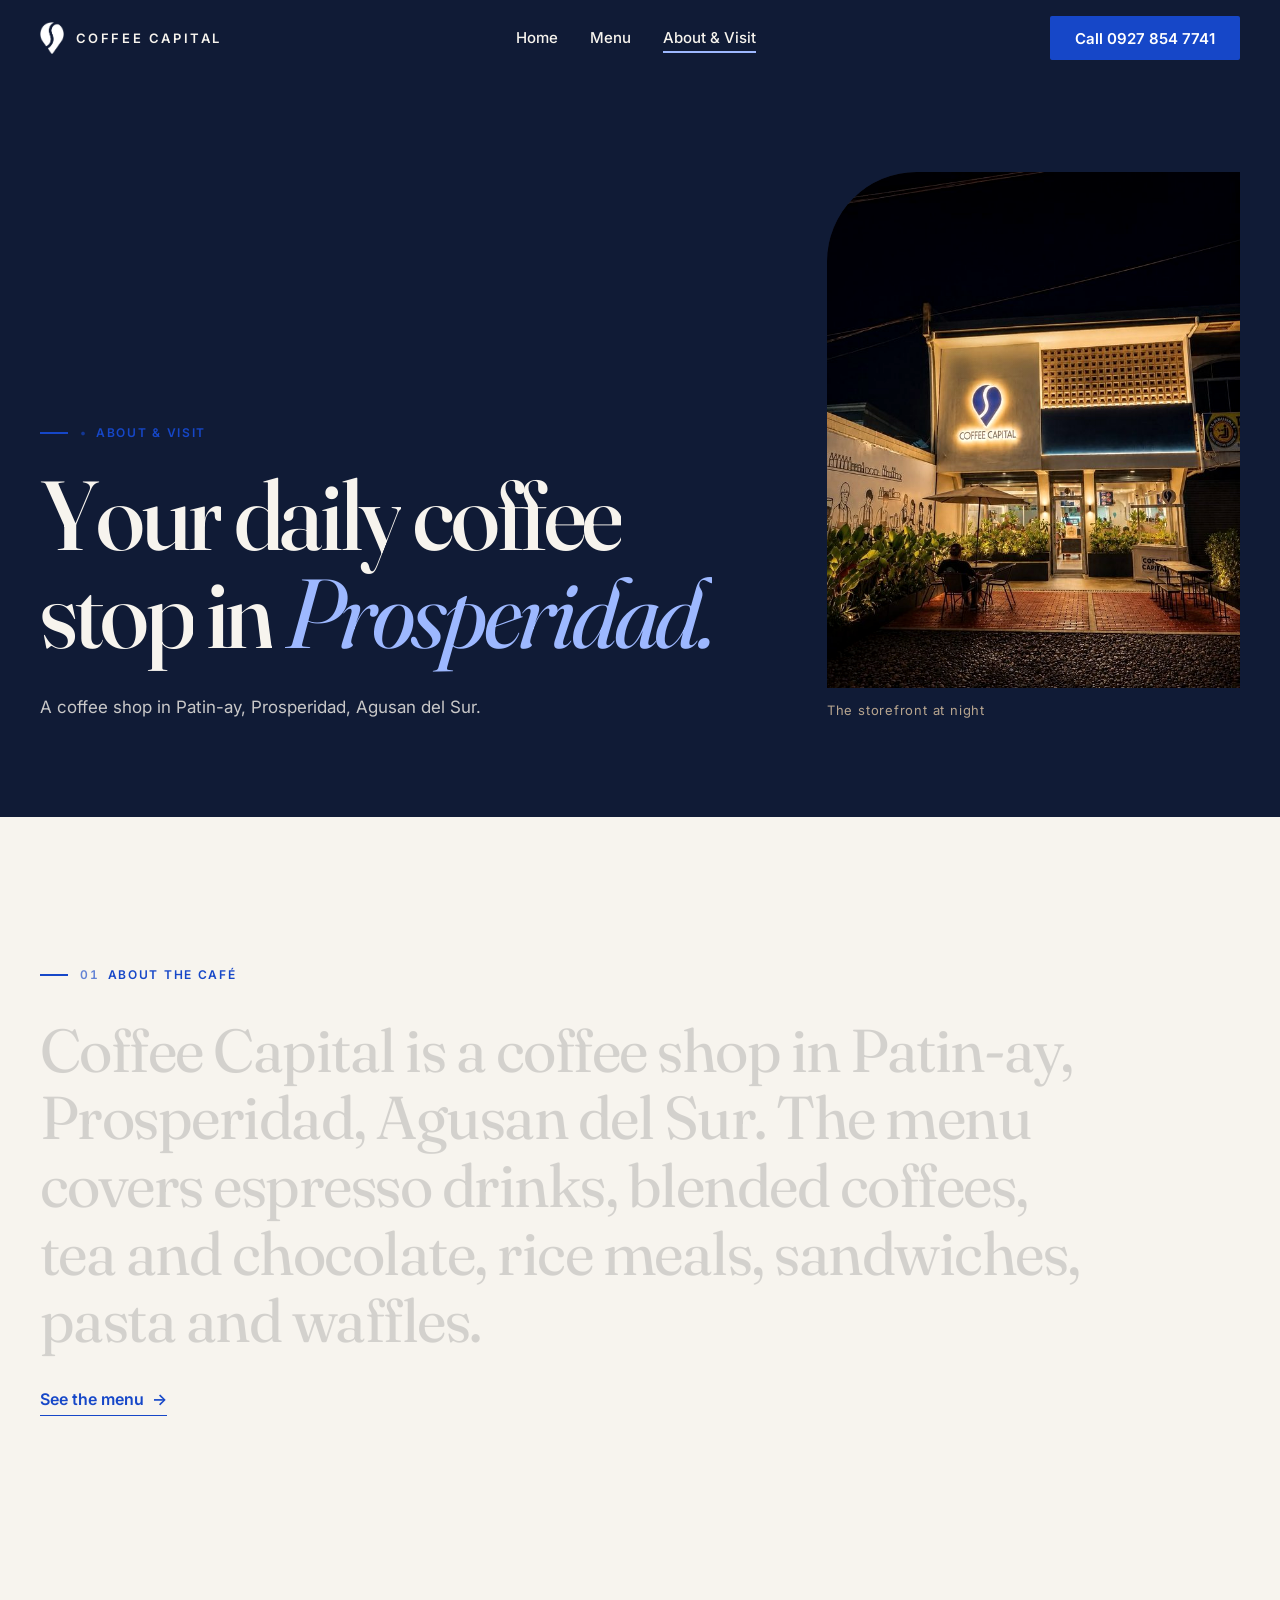
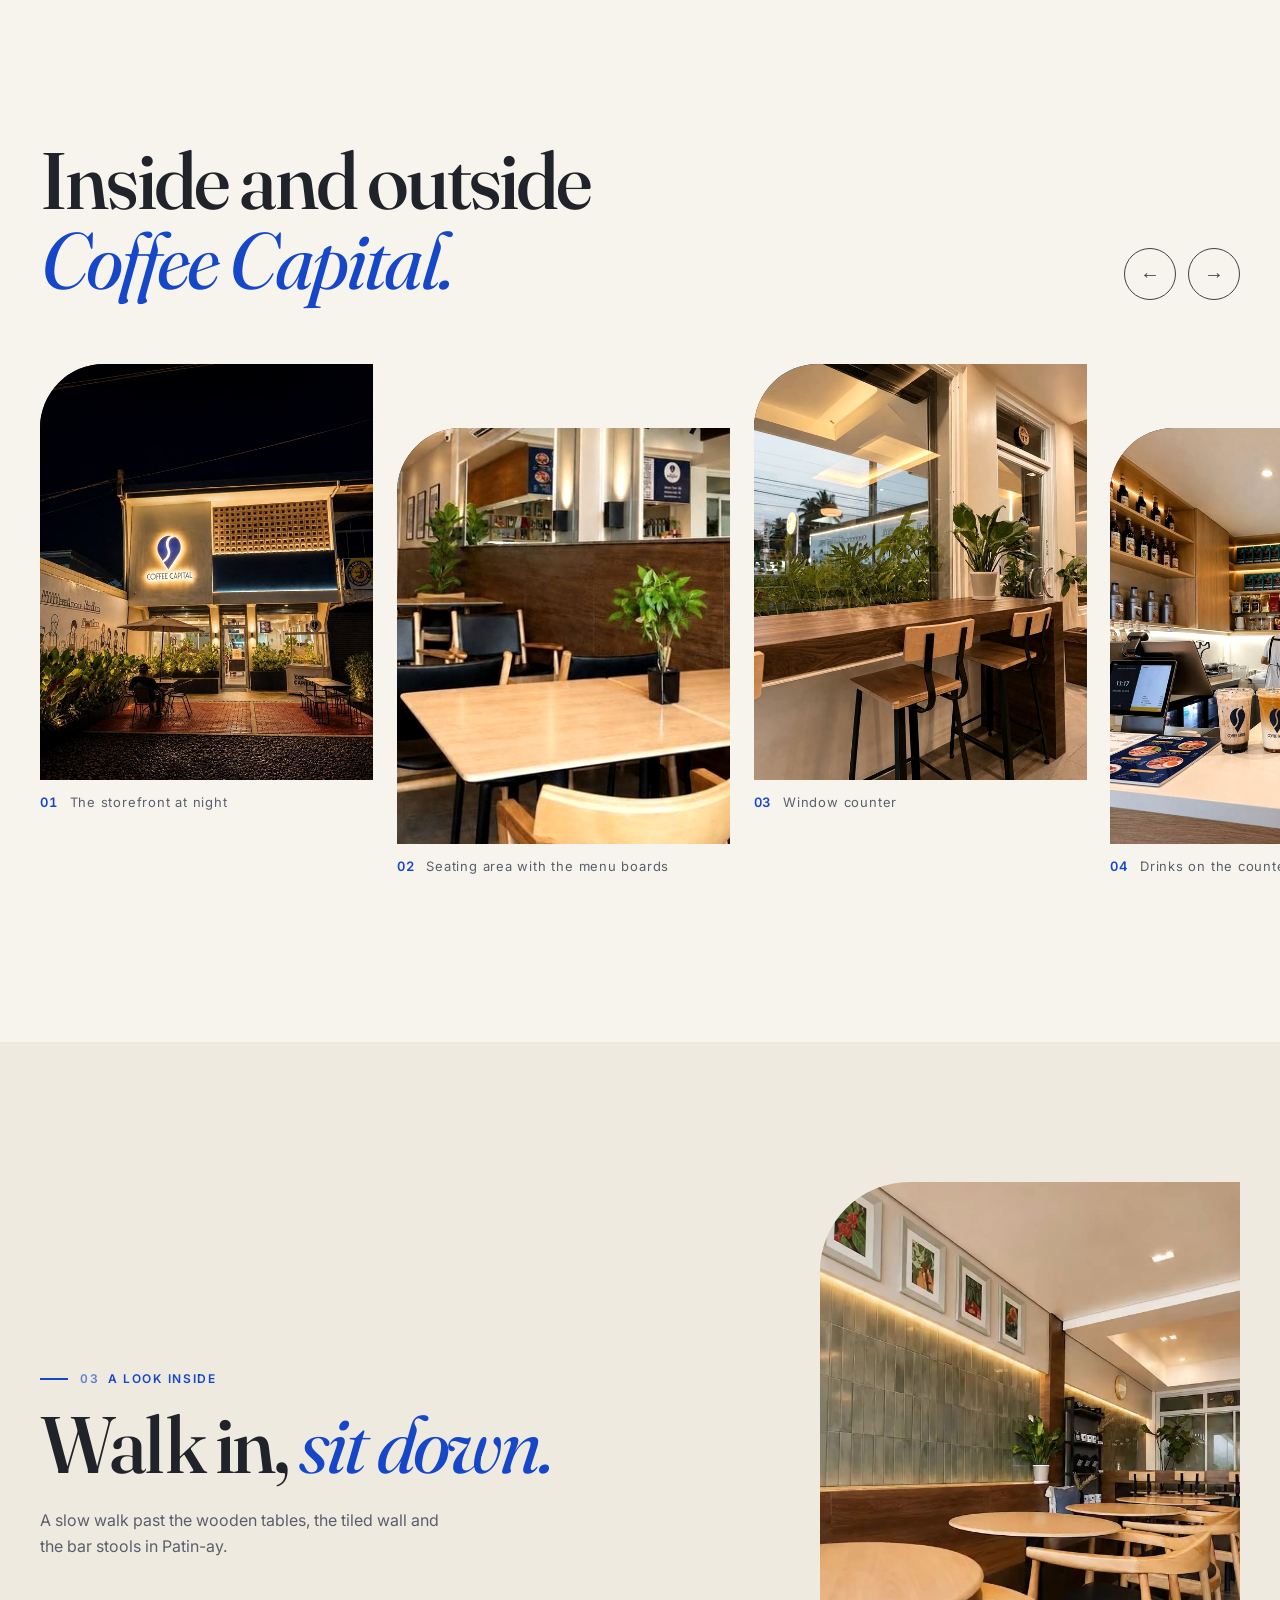
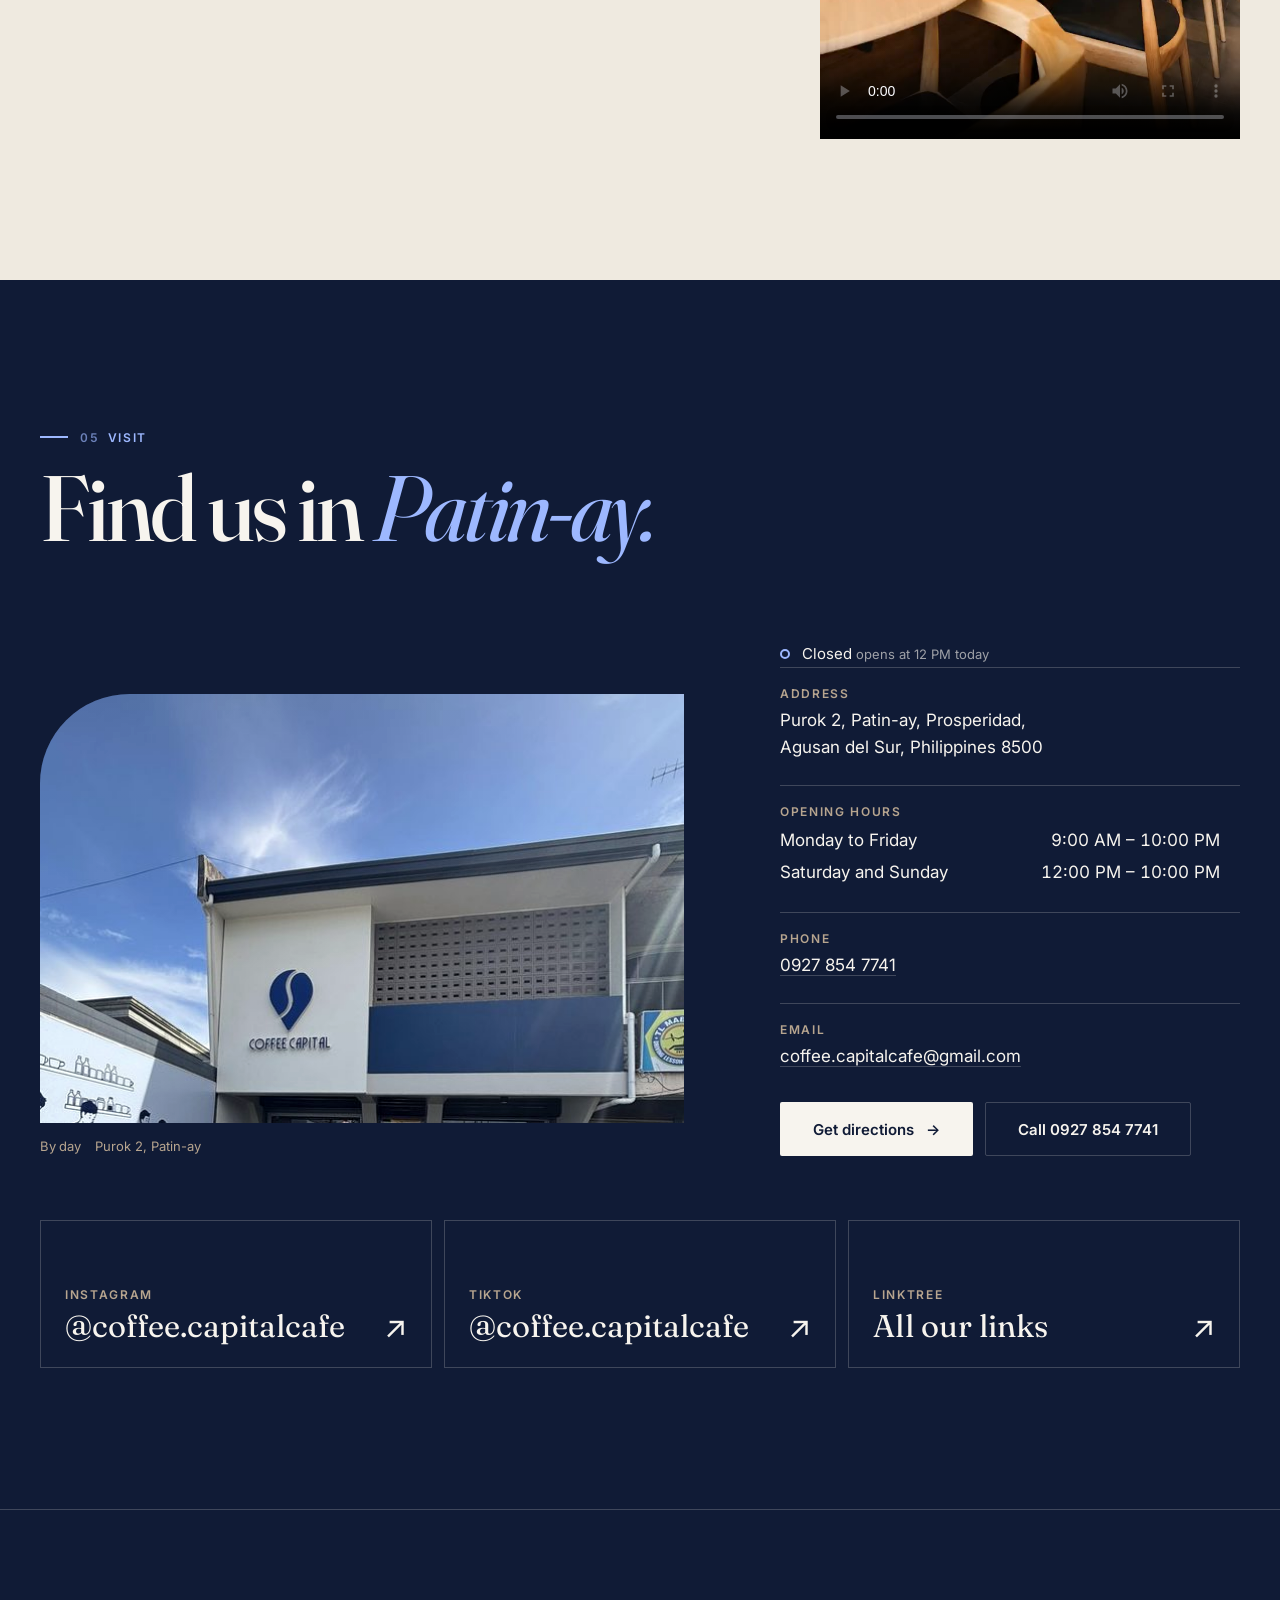
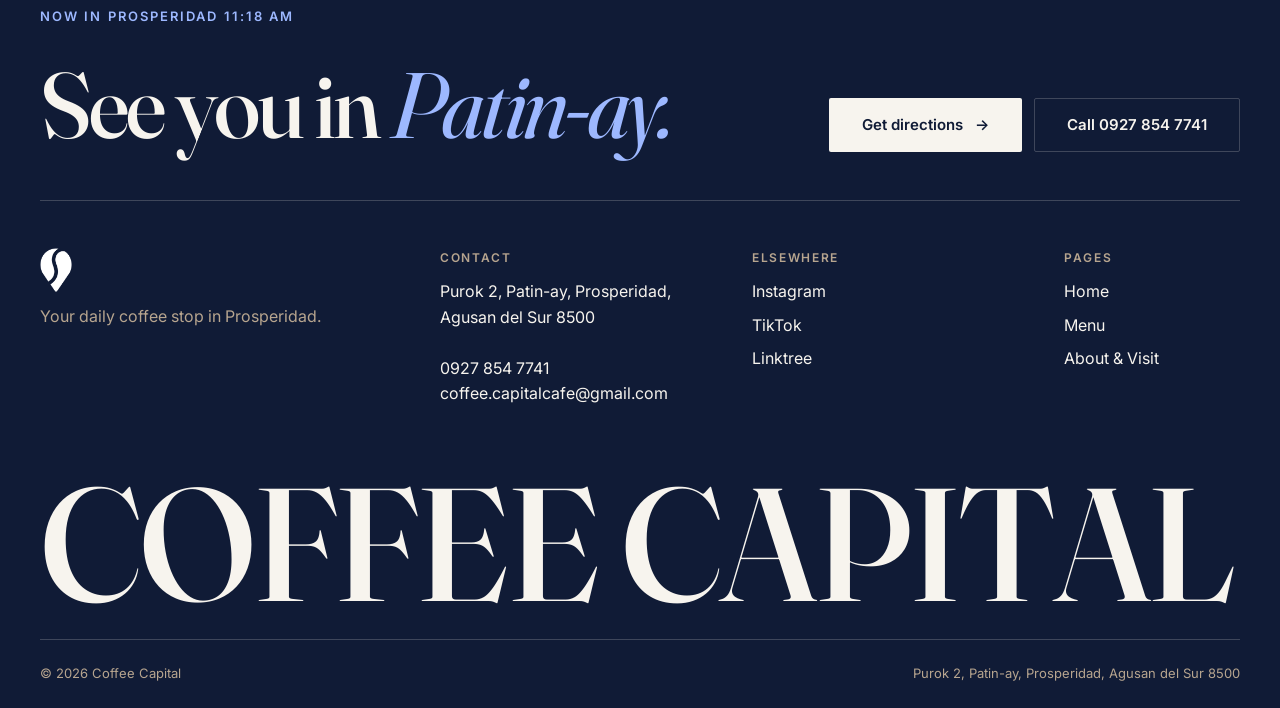
<file: visit.html>
<!doctype html>
<html lang="en">
<head>
  <meta charset="utf-8">
  <meta name="viewport" content="width=device-width, initial-scale=1">
  <title>About & Visit | Coffee Capital, Patin-ay, Prosperidad</title>
  <meta name="description" content="Visit Coffee Capital in Patin-ay, Prosperidad, Agusan del Sur: photos of the café, a look inside, opening hours, address, phone, email and directions.">
  <meta name="theme-color" content="#101B36">
  <meta property="og:type" content="website">
  <meta property="og:title" content="About & Visit | Coffee Capital, Patin-ay, Prosperidad">
  <meta property="og:description" content="Visit Coffee Capital in Patin-ay, Prosperidad, Agusan del Sur: photos of the café, a look inside, opening hours, address, phone, email and directions.">
  <meta property="og:image" content="images/og.jpg">
  <meta name="twitter:card" content="summary_large_image">
  <link rel="icon" type="image/png" href="images/favicon.png">

  <!-- Fonts: Fraunces (headings) + Inter (body). Falls back to Georgia / system fonts if offline. -->
  <link rel="preconnect" href="https://fonts.googleapis.com">
  <link rel="preconnect" href="https://fonts.gstatic.com" crossorigin>
  <link href="https://fonts.googleapis.com/css2?family=Fraunces:ital,opsz,wght@0,9..144,400;0,9..144,500;0,9..144,600;1,9..144,400;1,9..144,500&family=Inter:wght@400;500;600&display=swap" rel="stylesheet">

  <link rel="stylesheet" href="css/site.css">
  <script>
(function (d) {
  var reduce = false, seen = null, wipe = null, mask = false;
  try { reduce = matchMedia('(prefers-reduced-motion: reduce)').matches; } catch (e) {}
  try { seen = sessionStorage.getItem('ccIntro'); wipe = sessionStorage.getItem('ccWipe'); if (wipe) sessionStorage.removeItem('ccWipe'); } catch (e) {}
  try { mask = CSS.supports('mask-image', 'url(x)') || CSS.supports('-webkit-mask-image', 'url(x)'); } catch (e) {}
  d.classList.add('js');
  if (wipe && !reduce && mask) d.classList.add('wipe-hold');
  if (false && !reduce && !seen && !wipe && mask) d.classList.add('intro');
  if (wipe) { try { sessionStorage.setItem('ccIntro', '1'); } catch (e) {} }
})(document.documentElement);
</script>
</head>
<body>
  <div class="wipe" aria-hidden="true"></div>
  <div class="cursor" aria-hidden="true"></div>
  <a class="skip-link" href="#main">Skip to content</a>

  <header class="site-header">
    <div class="container site-header__inner">
      <a class="brand" href="index.html" aria-label="Coffee Capital, home">
        <img src="images/logo-mark-white.png" alt="" width="25" height="34">
        <span class="brand__name">Coffee Capital</span>
      </a>
      <nav class="nav" aria-label="Main">
        <ul class="nav__list">
          <li><a class="nav__link" href="index.html">Home</a></li>
          <li><a class="nav__link" href="menu.html">Menu</a></li>
          <li><a class="nav__link" href="visit.html" aria-current="page">About &amp; Visit</a></li>
        </ul>
      </nav>
      <a class="btn btn--primary header-call" data-magnet href="tel:+639278547741">Call 0927 854 7741</a>
      <button class="menu-toggle" type="button" aria-expanded="false" aria-controls="mobile-nav">
        <span class="menu-toggle__bars" aria-hidden="true"></span>
        <span class="menu-toggle__text">Menu</span>
      </button>
    </div>
  </header>

  <div class="mobile-nav" id="mobile-nav">
    <ul class="mobile-nav__list">
      <li><a href="index.html">Home</a></li>
      <li><a href="menu.html">Menu</a></li>
      <li><a href="visit.html">About &amp; Visit</a></li>
    </ul>
    <p class="mobile-nav__meta">
      Purok 2, Patin-ay, Prosperidad,<br>Agusan del Sur 8500<br>
      <a href="tel:+639278547741">0927 854 7741</a>
    </p>
  </div>

  <main id="main">
    <section class="page-head" data-lamp aria-labelledby="page-title">
      <div class="container page-head__grid">
        <div>
          <span class="label label--rule"><span class="num">&bull;</span>About &amp; Visit</span>
          <h1 id="page-title" data-split>Your daily coffee stop in <em>Prosperidad.</em></h1>
          <p class="page-head__sub">A coffee shop in Patin-ay, Prosperidad, Agusan del Sur.</p>
        </div>
        <figure class="page-head__fig" data-tilt><div class="media"><img src="images/hero-storefront-night-1086.jpg" srcset="images/hero-storefront-night-640.jpg 640w, images/hero-storefront-night-1086.jpg 1086w" sizes="(min-width: 900px) 30vw, 90vw" width="1086" height="1357" fetchpriority="high" alt="Coffee Capital&#x27;s storefront at night, lit from inside, with the logo on a white sign above the entrance"></div><figcaption>The storefront at night</figcaption></figure>
      </div>
    </section>

    <section class="section about" aria-labelledby="about-label">
      <div class="container">
        <span class="label label--rule reveal" id="about-label"><span class="num">01</span>About the caf&eacute;</span>
        <p class="statement__text" data-words>Coffee Capital is a coffee shop in Patin-ay, Prosperidad, Agusan del Sur. The menu covers espresso drinks, blended coffees, tea and chocolate, rice meals, sandwiches, pasta and waffles.</p>
        <p class="reveal" style="margin-top:var(--s6)"><a class="link-arrow" href="menu.html">See the menu <span class="arrow" aria-hidden="true">&rarr;</span></a></p>
      </div>
    </section>

    <section class="reel reel--light" data-reel data-lamp aria-labelledby="gallery-title">
      <div class="container reel__head">
        <div>
          <span class="label label--rule reveal"><span class="num">02</span>Gallery</span>
          <h2 id="gallery-title" class="reveal" style="--d:80ms">Inside and outside <em>Coffee Capital.</em></h2>
        </div>
        <div class="reel__ctrl"><button class="reel__btn" type="button" data-reel-prev aria-label="Scroll photos back">&larr;</button><button class="reel__btn" type="button" data-reel-next aria-label="Scroll photos forward">&rarr;</button></div>
      </div>
      <div class="reel__track" data-cursor="Drag" tabindex="0" aria-label="Photos, scroll sideways">
          <figure class="reel__item" data-tilt>
            <a href="images/hero-storefront-night-1086.jpg" data-lightbox data-alt="Coffee Capital&#x27;s storefront at night, lit from inside, with the logo on a white sign above the entrance and tables on the brick patio" data-caption="The storefront at night" data-cursor="View" draggable="false" aria-label="Open photo: The storefront at night">
              <div class="media"><img src="images/hero-storefront-night-1086.jpg" srcset="images/hero-storefront-night-640.jpg 640w, images/hero-storefront-night-1086.jpg 1086w" sizes="(min-width: 900px) 26vw, 70vw" width="1086" height="1357" loading="lazy" decoding="async" alt="Coffee Capital&#x27;s storefront at night, lit from inside, with the logo on a white sign above the entrance and tables on the brick patio" draggable="false"></div>
            </a>
            <figcaption class="reel__cap"><b>01</b> The storefront at night</figcaption>
          </figure>
          <figure class="reel__item" data-tilt>
            <a href="images/intro-seating-1086.jpg" data-lightbox data-alt="Wooden tables and chairs inside Coffee Capital, with menu boards on the back wall and potted plants" data-caption="Seating area with the menu boards" data-cursor="View" draggable="false" aria-label="Open photo: Seating area with the menu boards">
              <div class="media"><img src="images/intro-seating-1086.jpg" srcset="images/intro-seating-640.jpg 640w, images/intro-seating-1086.jpg 1086w" sizes="(min-width: 900px) 26vw, 70vw" width="1086" height="724" loading="lazy" decoding="async" alt="Wooden tables and chairs inside Coffee Capital, with menu boards on the back wall and potted plants" draggable="false"></div>
            </a>
            <figcaption class="reel__cap"><b>02</b> Seating area with the menu boards</figcaption>
          </figure>
          <figure class="reel__item" data-tilt>
            <a href="images/space-window-counter-1086.jpg" data-lightbox data-alt="A wooden counter with high stools along a window, with plants on the sill" data-caption="Window counter" data-cursor="View" draggable="false" aria-label="Open photo: Window counter">
              <div class="media"><img src="images/space-window-counter-1086.jpg" srcset="images/space-window-counter-640.jpg 640w, images/space-window-counter-1086.jpg 1086w" sizes="(min-width: 900px) 26vw, 70vw" width="1086" height="1357" loading="lazy" decoding="async" alt="A wooden counter with high stools along a window, with plants on the sill" draggable="false"></div>
            </a>
            <figcaption class="reel__cap"><b>03</b> Window counter</figcaption>
          </figure>
          <figure class="reel__item" data-tilt>
            <a href="images/interior-counter-drinks-1100.jpg" data-lightbox data-alt="Iced coffee drinks in Coffee Capital cups lined up on the counter, with the barista and shelves behind" data-caption="Drinks on the counter" data-cursor="View" draggable="false" aria-label="Open photo: Drinks on the counter">
              <div class="media"><img src="images/interior-counter-drinks-1100.jpg" srcset="images/interior-counter-drinks-640.jpg 640w, images/interior-counter-drinks-1100.jpg 1100w" sizes="(min-width: 900px) 26vw, 70vw" width="1100" height="1379" loading="lazy" decoding="async" alt="Iced coffee drinks in Coffee Capital cups lined up on the counter, with the barista and shelves behind" draggable="false"></div>
            </a>
            <figcaption class="reel__cap"><b>04</b> Drinks on the counter</figcaption>
          </figure>
          <figure class="reel__item" data-tilt>
            <a href="images/space-art-wall-1086.jpg" data-lightbox data-alt="Round wooden tables and chairs beside a green tiled wall with framed prints" data-caption="Framed prints along the wall" data-cursor="View" draggable="false" aria-label="Open photo: Framed prints along the wall">
              <div class="media"><img src="images/space-art-wall-1086.jpg" srcset="images/space-art-wall-640.jpg 640w, images/space-art-wall-1086.jpg 1086w" sizes="(min-width: 900px) 26vw, 70vw" width="1086" height="1357" loading="lazy" decoding="async" alt="Round wooden tables and chairs beside a green tiled wall with framed prints" draggable="false"></div>
            </a>
            <figcaption class="reel__cap"><b>05</b> Framed prints along the wall</figcaption>
          </figure>
          <figure class="reel__item" data-tilt>
            <a href="images/space-corner-1086.jpg" data-lightbox data-alt="A cushioned bench, a round table and wall shelves beside a plant" data-caption="Bench seat and shelves" data-cursor="View" draggable="false" aria-label="Open photo: Bench seat and shelves">
              <div class="media"><img src="images/space-corner-1086.jpg" srcset="images/space-corner-640.jpg 640w, images/space-corner-1086.jpg 1086w" sizes="(min-width: 900px) 26vw, 70vw" width="1086" height="1357" loading="lazy" decoding="async" alt="A cushioned bench, a round table and wall shelves beside a plant" draggable="false"></div>
            </a>
            <figcaption class="reel__cap"><b>06</b> Bench seat and shelves</figcaption>
          </figure>
          <figure class="reel__item" data-tilt>
            <a href="images/visit-exterior-day-1100.jpg" data-lightbox data-alt="Coffee Capital&#x27;s white and blue building in daylight, with the logo above the entrance" data-caption="The building by day" data-cursor="View" draggable="false" aria-label="Open photo: The building by day">
              <div class="media"><img src="images/visit-exterior-day-1100.jpg" srcset="images/visit-exterior-day-640.jpg 640w, images/visit-exterior-day-1100.jpg 1100w" sizes="(min-width: 900px) 26vw, 70vw" width="1100" height="733" loading="lazy" decoding="async" alt="Coffee Capital&#x27;s white and blue building in daylight, with the logo above the entrance" draggable="false"></div>
            </a>
            <figcaption class="reel__cap"><b>07</b> The building by day</figcaption>
          </figure>
          <figure class="reel__item" data-tilt>
            <a href="images/about-syrups-1086.jpg" data-lightbox data-alt="Shelves lined with bottles and jars behind the counter" data-caption="Shelves behind the counter" data-cursor="View" draggable="false" aria-label="Open photo: Shelves behind the counter">
              <div class="media"><img src="images/about-syrups-1086.jpg" srcset="images/about-syrups-640.jpg 640w, images/about-syrups-1086.jpg 1086w" sizes="(min-width: 900px) 26vw, 70vw" width="1086" height="1357" loading="lazy" decoding="async" alt="Shelves lined with bottles and jars behind the counter" draggable="false"></div>
            </a>
            <figcaption class="reel__cap"><b>08</b> Shelves behind the counter</figcaption>
          </figure>
      </div>
    </section>

    <section class="walk" aria-labelledby="walk-title">
      <div class="container walk__grid">
        <div>
          <span class="label label--rule reveal"><span class="num">03</span>A look inside</span>
          <h2 id="walk-title" class="reveal" style="--d:80ms">Walk in, <em>sit down.</em></h2>
          <p class="reveal" style="--d:140ms">A slow walk past the wooden tables, the tiled wall and the bar stools in Patin-ay.</p>
        </div>
        <figure class="walk__frame reveal-media" data-tilt>
          <div class="media"><video controls playsinline preload="metadata" poster="images/hero-interior-poster.jpg" aria-label="A short walk through the inside of Coffee Capital, without sound"><source src="video/hero-interior.mp4" type="video/mp4"></video></div>
        </figure>
      </div>
    </section>

    <section class="section visit on-navy visit--page" id="visit" aria-labelledby="visit-title" data-lamp>
      <div class="container">
        <span class="label label--rule reveal"><span class="num">05</span>Visit</span>
        <h2 class="h2 reveal" id="visit-title" style="--d:80ms">Find us in <em>Patin-ay.</em></h2>
        <div class="visit__grid">
          <figure class="visit__fig reveal-media" data-tilt>
            <div class="media"><img src="images/visit-exterior-day-1100.jpg" srcset="images/visit-exterior-day-640.jpg 640w, images/visit-exterior-day-1100.jpg 1100w" sizes="(min-width: 900px) 45vw, 92vw" width="1100" height="733" loading="lazy" decoding="async" alt="Coffee Capital&#x27;s white and blue building in daylight, with the logo above the entrance"></div>
            <figcaption class="caption"><span class="caption__n">By day</span> Purok 2, Patin-ay</figcaption>
          </figure>
          <div class="visit__info reveal" style="--d:120ms">
            <p class="open-now open-card" data-open data-state="unknown"><span class="open-now__dot" aria-hidden="true"></span><span data-open-text>Mon&ndash;Fri 9 AM&ndash;10 PM &middot; Sat&ndash;Sun 12 PM&ndash;10 PM</span></p>
            <dl class="visit__details">
              <div class="visit__row"><dt>Address</dt><dd>Purok 2, Patin-ay, Prosperidad,<br>Agusan del Sur, Philippines 8500</dd></div>
              <div class="visit__row"><dt>Opening hours</dt><dd>
                <table class="hours"><tbody>
                  <tr><th scope="row">Monday to Friday</th><td>9:00 AM &ndash; 10:00 PM</td></tr>
                  <tr><th scope="row">Saturday and Sunday</th><td>12:00 PM &ndash; 10:00 PM</td></tr>
                </tbody></table></dd></div>
              <div class="visit__row"><dt>Phone</dt><dd><a href="tel:+639278547741">0927 854 7741</a></dd></div>
              <div class="visit__row"><dt>Email</dt><dd><a href="mailto:coffee.capitalcafe@gmail.com">coffee.capitalcafe@gmail.com</a></dd></div>
            </dl>
            <div class="visit__actions">
              <a class="btn btn--light" data-magnet href="https://www.google.com/maps/search/?api=1&amp;query=Coffee+Capital+Patin-ay+Prosperidad+Agusan+del+Sur" target="_blank" rel="noopener">Get directions <span class="arrow" aria-hidden="true">&rarr;</span></a>
              <a class="btn btn--outline-light" href="tel:+639278547741">Call 0927 854 7741</a>
            </div>
          </div>
        </div>
        <div class="tiles reveal">
          <a class="tile" href="https://www.instagram.com/coffee.capitalcafe/" target="_blank" rel="noopener"><span><small>Instagram</small>@coffee.capitalcafe</span><span class="arrow" aria-hidden="true">&nearr;</span></a>
          <a class="tile" href="https://www.tiktok.com/@coffee.capitalcafe" target="_blank" rel="noopener"><span><small>TikTok</small>@coffee.capitalcafe</span><span class="arrow" aria-hidden="true">&nearr;</span></a>
          <a class="tile" href="https://linktr.ee/coffee.capitalcafe" target="_blank" rel="noopener"><span><small>Linktree</small>All our links</span><span class="arrow" aria-hidden="true">&nearr;</span></a>
        </div>
      </div>
    </section>
  </main>

  <footer class="site-footer" data-lamp>
    <div class="container footer__cta">
      <p class="footer__time">Now in Prosperidad <span data-clock></span></p>
      <h2 class="footer__big">See you in <em>Patin-ay.</em></h2>
      <div class="footer__actions">
        <a class="btn btn--light" href="https://www.google.com/maps/search/?api=1&amp;query=Coffee+Capital+Patin-ay+Prosperidad+Agusan+del+Sur" target="_blank" rel="noopener">Get directions <span class="arrow" aria-hidden="true">&rarr;</span></a>
        <a class="btn btn--outline-light" href="tel:+639278547741">Call 0927 854 7741</a>
      </div>
    </div>
    <div class="container site-footer__inner">
      <div>
        <img src="images/logo-mark-white.png" alt="Coffee Capital" width="33" height="44">
        <p style="margin-top:12px;color:var(--taupe);max-width:30ch">Your daily coffee stop in Prosperidad.</p>
      </div>
      <div>
        <h3>Contact</h3>
        <address>
          Purok 2, Patin-ay, Prosperidad,<br>Agusan del Sur 8500<br><br>
          <a href="tel:+639278547741">0927 854 7741</a><br>
          <a href="mailto:coffee.capitalcafe@gmail.com">coffee.capitalcafe@gmail.com</a>
        </address>
      </div>
      <div>
        <h3>Elsewhere</h3>
        <ul>
          <li><a href="https://www.instagram.com/coffee.capitalcafe/" target="_blank" rel="noopener">Instagram</a></li>
          <li><a href="https://www.tiktok.com/@coffee.capitalcafe" target="_blank" rel="noopener">TikTok</a></li>
          <li><a href="https://linktr.ee/coffee.capitalcafe" target="_blank" rel="noopener">Linktree</a></li>
        </ul>
      </div>
      <div>
        <h3>Pages</h3>
        <ul>
          <li><a href="index.html">Home</a></li>
          <li><a href="menu.html">Menu</a></li>
          <li><a href="visit.html">About &amp; Visit</a></li>
        </ul>
      </div>
    </div>
    <div class="container"><p class="wordmark" aria-hidden="true"><span>C</span><span>O</span><span>F</span><span>F</span><span>E</span><span>E</span> <span>C</span><span>A</span><span>P</span><span>I</span><span>T</span><span>A</span><span>L</span></p></div>
    <div class="container site-footer__base"><span>&copy; 2026 Coffee Capital</span><span>Purok 2, Patin-ay, Prosperidad, Agusan del Sur 8500</span></div>
  </footer>

  <nav class="dock" aria-label="Quick actions">
    <a href="tel:+639278547741"><svg viewBox="0 0 24 24" aria-hidden="true"><path d="M22 16.92v3a2 2 0 0 1-2.18 2 19.79 19.79 0 0 1-8.63-3.07 19.5 19.5 0 0 1-6-6 19.79 19.79 0 0 1-3.07-8.67A2 2 0 0 1 4.11 2h3a2 2 0 0 1 2 1.72 12.84 12.84 0 0 0 .7 2.81 2 2 0 0 1-.45 2.11L8.09 9.91a16 16 0 0 0 6 6l1.27-1.27a2 2 0 0 1 2.11-.45 12.84 12.84 0 0 0 2.81.7A2 2 0 0 1 22 16.92z"/></svg><span>Call</span></a>
    <a href="https://www.google.com/maps/search/?api=1&amp;query=Coffee+Capital+Patin-ay+Prosperidad+Agusan+del+Sur" target="_blank" rel="noopener"><svg viewBox="0 0 24 24" aria-hidden="true"><path d="M21 10c0 7-9 13-9 13s-9-6-9-13a9 9 0 0 1 18 0z"/><circle cx="12" cy="10" r="3"/></svg><span>Directions</span></a>
    <a href="menu.html"><svg viewBox="0 0 24 24" aria-hidden="true"><path d="M8 6h13M8 12h13M8 18h13M3 6h.01M3 12h.01M3 18h.01"/></svg><span>Menu</span></a>
  </nav>

  <button class="order-pill" type="button" aria-haspopup="dialog"><span>My list</span> <b data-order-count>0</b> <span data-order-total>&#8369;0</span></button>
  <dialog class="order" id="order" aria-label="My list">
    <div class="order__in">
      <div class="order__head"><h2>My list</h2><button class="order__x" type="button" data-order-close aria-label="Close">&times;</button></div>
      <div class="order__list" data-order-list></div>
      <div class="order__foot">
        <p class="order__total"><span>Total</span><b data-order-sum>&#8369;0</b></p>
        <p class="order__note">A list to show at the counter. It does not place an order. Prices as posted; items marked &ldquo;to confirm&rdquo; may change.</p>
        <div class="order__acts">
          <button class="btn btn--ghost-dark" type="button" data-order-clear>Clear</button>
          <button class="btn btn--primary" type="button" data-order-copy>Copy list</button>
        </div>
      </div>
    </div>
  </dialog>

  <script src="js/site.js"></script>
</body>
</html>
</file>
<file: css/site.css>
/* =========================================================
   Coffee Capital: homepage v2 ("Blue Hour")
   Self-contained. Same palette, fonts and brand as the main site.
   Opening: the real logo mark is used as a window that grows to reveal the film.
   ========================================================= */

:root {
  --cobalt: #1647c8;
  --cobalt-deep: #1139a3;
  --navy: #101b36;
  --navy-2: #16244a;
  --ivory: #f7f4ee;
  --ivory-2: #efeae0;
  --white: #ffffff;
  --taupe: #b7a58f;
  --sky: #9db8ff;               /* a light tint of the brand blue, for text on navy */
  --ink: #20232a;
  --muted: #5a5f6b;
  --rule: rgba(32, 35, 42, 0.14);
  --rule-light: rgba(247, 244, 238, 0.2);

  --font-display: "Fraunces", Georgia, "Times New Roman", serif;
  --font-body: "Inter", system-ui, -apple-system, "Segoe UI", Roboto, sans-serif;

  --s1: 4px; --s2: 8px; --s3: 12px; --s4: 16px; --s5: 24px; --s6: 32px; --s7: 48px; --s8: 64px; --s9: 96px; --s10: 128px;
  --gutter: 20px;
  --container: 1280px;
  --radius: 2px;
  --header-h: 68px;
  --bar-h: 0px;
  --pin: clamp(40px, 5vw, 72px);
  --pin-lg: clamp(56px, 7vw, 112px);
  --section-y: clamp(88px, 11vw, 176px);
  --ease: cubic-bezier(0.2, 0.7, 0.2, 1);
  --ease-io: cubic-bezier(0.75, 0, 0.2, 1);

  /* the real Coffee Capital logo mark, used only as a shape mask for the opening */
  --pin-mask: url("[data-uri]");
}
@media (min-width: 760px) { :root { --gutter: 40px; --header-h: 76px; } }

*, *::before, *::after { box-sizing: border-box; }
html { -webkit-text-size-adjust: 100%; scroll-behavior: smooth; scroll-padding-top: calc(var(--header-h) + 16px); }
body { margin: 0; background: var(--ivory); color: var(--ink); font-family: var(--font-body); font-size: 1rem; line-height: 1.6; -webkit-font-smoothing: antialiased; text-rendering: optimizeLegibility; }
img, video { display: block; max-width: 100%; height: auto; }
a { color: inherit; }
p { margin: 0; }
h1, h2, h3 { margin: 0; font-family: var(--font-display); font-weight: 500; letter-spacing: -0.02em; font-optical-sizing: auto; }
ul, ol { margin: 0; padding: 0; list-style: none; }
.nowrap { white-space: nowrap; }
.sr-only { position: absolute; width: 1px; height: 1px; margin: -1px; padding: 0; overflow: hidden; clip: rect(0 0 0 0); white-space: nowrap; border: 0; }

:focus-visible { outline: 3px solid var(--cobalt); outline-offset: 3px; border-radius: 2px; }
.on-navy :focus-visible { outline-color: var(--white); }

.skip-link { position: absolute; left: var(--s4); top: -100px; z-index: 100; background: var(--white); color: var(--navy); padding: var(--s3) var(--s4); text-decoration: none; }
.skip-link:focus { top: var(--s3); }

.container { width: 100%; max-width: calc(var(--container) + var(--gutter) * 2); margin-inline: auto; padding-inline: var(--gutter); }

.label { display: inline-flex; align-items: center; font-size: 0.75rem; font-weight: 600; letter-spacing: 0.14em; text-transform: uppercase; color: var(--cobalt); }
.on-navy .label { color: var(--sky); }
.label--rule::before { content: ""; display: inline-block; width: 28px; height: 2px; margin-right: var(--s3); background: currentColor; transform-origin: left center; }

/* ---------- Buttons ---------- */
.btn { display: inline-flex; align-items: center; justify-content: center; gap: var(--s3); min-height: 54px; padding: 0 var(--s6); font: 600 0.9375rem/1 var(--font-body); text-decoration: none; border: 1.5px solid transparent; border-radius: var(--radius); cursor: pointer; transition: background-color .2s ease, color .2s ease, border-color .2s ease, transform .2s var(--ease); }
.btn:active { transform: translateY(1px); }
.btn .arrow { display: inline-block; transition: transform .25s var(--ease); }
.btn:hover .arrow, .link-arrow:hover .arrow { transform: translateX(5px); }
.btn--primary { background: var(--cobalt); color: var(--white); }
.btn--primary:hover { background: var(--cobalt-deep); }
.btn--light { background: var(--ivory); color: var(--navy); }
.btn--light:hover { background: var(--white); }
.btn--ghost { border-color: var(--ink); color: var(--ink); }
.btn--ghost:hover { background: var(--ink); color: var(--ivory); }
.btn--outline-light { border-color: var(--rule-light); color: var(--ivory); }
.btn--outline-light:hover { border-color: var(--ivory); background: rgba(247,244,238,.08); }
.link-arrow { display: inline-flex; align-items: center; gap: var(--s2); font-weight: 600; color: var(--cobalt); text-decoration: none; border-bottom: 1.5px solid currentColor; padding-bottom: 2px; }
.link-arrow .arrow { display: inline-block; transition: transform .25s var(--ease); }
.on-navy .link-arrow { color: var(--sky); }

/* ---------- Header (navy, shrinks on scroll) ---------- */
.site-header { position: fixed; inset: 0 0 auto 0; z-index: 60; color: var(--ivory); border-bottom: 1px solid transparent; transition: background-color .4s ease, border-color .4s ease; }
.site-header.is-scrolled, body.nav-open .site-header { background: rgba(16,27,54,.88); -webkit-backdrop-filter: blur(14px); backdrop-filter: blur(14px); border-bottom-color: var(--rule-light); }
.site-header.is-scrolled, body.nav-open .site-header { background: rgba(16,27,54,.88); -webkit-backdrop-filter: blur(14px); backdrop-filter: blur(14px); border-bottom-color: var(--rule-light); }
.site-header__inner { height: var(--header-h); display: flex; align-items: center; justify-content: space-between; gap: var(--s5); transition: height .3s var(--ease); }
.site-header.is-scrolled .site-header__inner { height: calc(var(--header-h) - 14px); }
.brand { display: inline-flex; align-items: center; gap: var(--s3); text-decoration: none; }
.brand img { height: 32px; width: auto; transition: height .3s var(--ease); }
.site-header.is-scrolled .brand img { height: 28px; }
.brand__name { font-size: 0.8125rem; font-weight: 600; letter-spacing: 0.2em; text-transform: uppercase; }
.nav { display: none; }
.nav__list { display: flex; gap: var(--s6); }
.nav__link { position: relative; text-decoration: none; font-weight: 500; font-size: 0.9375rem; padding: var(--s2) 0; }
.nav__link::after { content: ""; position: absolute; left: 0; right: 0; bottom: 2px; height: 2px; background: var(--sky); transform: scaleX(0); transform-origin: left; transition: transform .25s var(--ease); }
.nav__link:hover::after, .nav__link[aria-current="page"]::after { transform: scaleX(1); }
.header-call { display: none; min-height: 44px; padding: 0 var(--s5); }
.menu-toggle { appearance: none; background: none; border: 1.5px solid var(--rule-light); color: var(--ivory); border-radius: var(--radius); height: 44px; padding: 0 var(--s4); display: inline-flex; align-items: center; gap: var(--s2); font: 600 0.875rem/1 var(--font-body); cursor: pointer; }
.menu-toggle__bars { width: 16px; height: 10px; position: relative; display: inline-block; }
.menu-toggle__bars::before, .menu-toggle__bars::after { content: ""; position: absolute; left: 0; right: 0; height: 2px; background: currentColor; transition: transform .2s ease, top .2s ease; }
.menu-toggle__bars::before { top: 0; } .menu-toggle__bars::after { top: 8px; }
.menu-toggle[aria-expanded="true"] .menu-toggle__bars::before { top: 4px; transform: rotate(45deg); }
.menu-toggle[aria-expanded="true"] .menu-toggle__bars::after { top: 4px; transform: rotate(-45deg); }
.mobile-nav { position: fixed; inset: 0; z-index: 50; background: var(--navy); color: var(--ivory); padding: calc(var(--header-h) + var(--bar-h) + var(--s7)) var(--gutter) var(--s7); display: none; flex-direction: column; justify-content: space-between; }
.mobile-nav.is-open { display: flex; }
.mobile-nav__list a { display: block; padding: var(--s4) 0; border-bottom: 1px solid var(--rule-light); font-family: var(--font-display); font-size: 2rem; text-decoration: none; }
.mobile-nav__meta { color: var(--taupe); font-size: 0.9375rem; }
.mobile-nav__meta a { color: var(--ivory); }
body.nav-open, body.intro-lock { overflow: hidden; }
@media (min-width: 900px) { .nav { display: block; } .header-call { display: inline-flex; } .menu-toggle, .mobile-nav { display: none !important; } }

/* ---------- Hero: two clips play in turn, full screen; the film shrinks into a framed card on scroll ---------- */
.hero-wrap { position: relative; background: var(--navy); }
.hero { position: relative; background: var(--navy); color: var(--ivory); height: max(100svh, 560px); display: flex; align-items: flex-end; overflow: hidden; }
@media (prefers-reduced-motion: no-preference) {
  .js .hero-wrap { height: calc(max(100svh, 560px) + 85svh); }
  .js .hero { position: sticky; top: 0; }
}
.hero__media { position: absolute; inset: 0; background: var(--navy);
  clip-path: inset(calc(var(--hp, 0) * 12svh) calc(var(--hp, 0) * 8vw) calc(var(--hp, 0) * 12svh) calc(var(--hp, 0) * 8vw) round calc(var(--hp, 0) * var(--pin-lg)) 0 0 0); }
@media (min-width: 900px) {
  .hero__media { clip-path: inset(calc(var(--hp, 0) * 14svh) calc(var(--hp, 0) * 16vw) calc(var(--hp, 0) * 14svh) calc(var(--hp, 0) * 16vw) round calc(var(--hp, 0) * var(--pin-lg)) 0 0 0); }
}
.hero__video, .hero__media img.hero__still { position: absolute; inset: 0; width: 100%; height: 100%; object-fit: cover; object-position: 50% 64%; }
.hero__video { opacity: 0; z-index: 0; transition: opacity 1.3s ease; transform: scale(calc(1 + var(--hp, 0) * .06)); }
.hero__video.is-prev { opacity: 1; z-index: 1; transition: none; }
.hero__video.is-top { opacity: 1; z-index: 2; }
@media (max-width: 899px) { .hero__video, .hero__media img.hero__still { object-position: 12% 50%; } .hero__video[data-pos] { object-position: 50% 50%; } }
.hero__tod { position: absolute; inset: 0; z-index: 3; pointer-events: none; background: var(--tod, transparent); }
.hero__shade { position: absolute; inset: 0; z-index: 4; pointer-events: none;
  background:
    linear-gradient(180deg, rgba(16,27,54,.7) 0%, rgba(16,27,54,0) 24%, rgba(16,27,54,.2) 42%, rgba(16,27,54,.72) 70%, rgba(16,27,54,.95) 100%),
    linear-gradient(90deg, rgba(16,27,54,.6) 0%, rgba(16,27,54,0) 66%); }
.hero__shade::after { content: ""; position: absolute; inset: 0; opacity: .14; mix-blend-mode: overlay;
  background-image: url("data:image/svg+xml;utf8,<svg xmlns='http://www.w3.org/2000/svg' width='160' height='160'><filter id='n'><feTurbulence type='fractalNoise' baseFrequency='.9' numOctaves='2' stitchTiles='stitch'/><feColorMatrix values='0 0 0 0 1  0 0 0 0 1  0 0 0 0 1  0 0 0 .9 0'/></filter><rect width='100%' height='100%' filter='url(%23n)'/></svg>"); }

.hero__copy { position: relative; z-index: 5; padding-top: calc(var(--header-h) + var(--s7)); padding-bottom: var(--s7); opacity: calc(1 - var(--hp, 0) * 1.6); transform: translateY(calc(var(--hp, 0) * -36px)); }
.hero.is-away .hero__copy { visibility: hidden; pointer-events: none; }
.hero h1 { margin-top: var(--s5); font-size: clamp(2.5rem, 0.9rem + 6.3vw, 7rem); line-height: 1; letter-spacing: -0.035em; font-weight: 500; }
.hero h1 .line { display: block; padding-bottom: .14em; margin-bottom: -.14em; }
.hero h1 em { display: inline-block; font-style: italic; font-weight: 400; color: var(--sky); letter-spacing: -0.03em; transition: transform .6s var(--ease); transform-origin: 0 100%; }
.hero h1 em:hover { transform: skewX(-7deg) translateX(8px); }
.hero__foot { margin-top: var(--s7); display: flex; flex-direction: column; gap: var(--s6); }
.hero__sub { max-width: 40ch; font-size: 1.0625rem; color: rgba(247,244,238,.82); }
.hero__actions { margin-top: var(--s5); display: flex; flex-wrap: wrap; gap: var(--s3); }
.hero__side { display: flex; flex-direction: column; gap: var(--s4); }
.hero__greet { font-size: .75rem; font-weight: 600; letter-spacing: .16em; text-transform: uppercase; color: rgba(247,244,238,.72); }
.hero__ticks { display: none; gap: var(--s4); }
.hero__ticks li { display: flex; flex-direction: column; gap: 6px; width: 104px; font-size: .6875rem; font-weight: 600; letter-spacing: .14em; text-transform: uppercase; color: rgba(247,244,238,.55); transition: color .4s ease; }
.hero__ticks li[aria-current="true"] { color: var(--ivory); }
.hero__ticks i { display: block; height: 2px; background: rgba(247,244,238,.28); position: relative; overflow: hidden; }
.hero__ticks i::after { content: ""; position: absolute; inset: 0; background: var(--ivory); transform: scaleX(var(--p, 0)); transform-origin: left; }
.js .hero__ticks { display: flex; }
.open-now { display: inline-flex; align-items: center; gap: var(--s3); font-size: 0.9375rem; color: var(--ivory); }
.open-now__dot { width: 10px; height: 10px; border-radius: 50%; flex: none; border: 2px solid var(--sky); }
.open-now[data-state="open"] .open-now__dot { background: var(--sky); animation: ping 2.4s ease-out infinite; }
.open-now small { color: rgba(247,244,238,.62); font-size: 0.8125rem; }
@keyframes ping { 0% { box-shadow: 0 0 0 0 rgba(157,184,255,.55); } 70%, 100% { box-shadow: 0 0 0 10px rgba(157,184,255,0); } }
.scroll-cue { display: none; align-items: center; gap: var(--s3); font-size: 0.75rem; font-weight: 600; letter-spacing: 0.18em; text-transform: uppercase; text-decoration: none; color: rgba(247,244,238,.8); }
.scroll-cue i { display: block; width: 1px; height: 44px; background: rgba(247,244,238,.35); position: relative; overflow: hidden; }
.scroll-cue i::after { content: ""; position: absolute; left: 0; top: 0; width: 1px; height: 18px; background: var(--ivory); animation: cue 2.2s var(--ease-io) infinite; }
@keyframes cue { from { transform: translateY(-20px); } to { transform: translateY(46px); } }
@media (min-width: 900px) {
  .hero__foot { flex-direction: row; align-items: flex-end; justify-content: space-between; }
  .hero__side { align-items: flex-end; text-align: right; }
  .scroll-cue { display: inline-flex; }
  .hero h1 .line { white-space: nowrap; }
}

/* ---------- Opening: the logo mark is a window that grows over the film ---------- */
@supports ((-webkit-mask-image: none) or (mask-image: none)) {
  html.intro .hero__media {
    -webkit-mask-image: var(--pin-mask); mask-image: var(--pin-mask);
    -webkit-mask-repeat: no-repeat; mask-repeat: no-repeat;
    -webkit-mask-size: auto min(30svh, 240px); mask-size: auto min(30svh, 240px);
    -webkit-mask-position: 50% 50%; mask-position: 50% 50%;
  }
  html.intro-open .hero__media { animation: pin-open 2.1s var(--ease-io) forwards; }
  @keyframes pin-open {
    to {
      -webkit-mask-size: auto max(700svh, 420vw); mask-size: auto max(700svh, 420vw);
      -webkit-mask-position: calc(50vw - max(700svh, 420vw) * 0.5406) calc(50svh - max(700svh, 420vw) * 0.309);
      mask-position: calc(50vw - max(700svh, 420vw) * 0.5406) calc(50svh - max(700svh, 420vw) * 0.309);
    }
  }
}

/* ---------- Page transition: the logo mark grows over the page, then shrinks away on the next one ---------- */
.wipe { display: none; position: fixed; inset: 0; z-index: 200; background: var(--navy); pointer-events: none; }
@supports ((-webkit-mask-image: none) or (mask-image: none)) {
  .wipe { -webkit-mask-image: var(--pin-mask); mask-image: var(--pin-mask); -webkit-mask-repeat: no-repeat; mask-repeat: no-repeat;
    -webkit-mask-size: auto max(700svh, 420vw); mask-size: auto max(700svh, 420vw);
    -webkit-mask-position: calc(50vw - max(700svh, 420vw) * 0.5406) calc(50svh - max(700svh, 420vw) * 0.309);
    mask-position: calc(50vw - max(700svh, 420vw) * 0.5406) calc(50svh - max(700svh, 420vw) * 0.309); }
  html.wipe-hold .wipe { display: block; }
  html.wipe-out .wipe { display: block; animation: wipe-cover .7s var(--ease-io) both; pointer-events: auto; }
  html.wipe-in .wipe { display: block; animation: wipe-reveal .8s var(--ease-io) both; }
  @keyframes wipe-cover { from { -webkit-mask-size: auto 0px; mask-size: auto 0px; -webkit-mask-position: 50vw 50svh; mask-position: 50vw 50svh; } }
  @keyframes wipe-reveal { to { -webkit-mask-size: auto 0px; mask-size: auto 0px; -webkit-mask-position: 50vw 50svh; mask-position: 50vw 50svh; } }
}

/* letters of a headline rise one by one */
.js [data-split]:not(.is-split) { opacity: 0; }
.sw { display: inline-block; white-space: nowrap; overflow: hidden; vertical-align: top; padding-bottom: .16em; margin-bottom: -.16em; }
.sl { display: inline-block; }
.js [data-split].is-split .sl { transform: translateY(108%); }
.js [data-split].is-split.is-in .sl { transform: none; transition: transform 1s var(--ease) calc(var(--base, 0ms) + var(--k, 0) * 26ms); }
.js .hero [data-in] { transition: opacity .9s var(--ease) calc(var(--d, 0) * 1ms), transform .9s var(--ease) calc(var(--d, 0) * 1ms); }
.js .hero:not(.is-in) [data-in] { opacity: 0; transform: translateY(16px); }

/* ---------- Strip ---------- */
.strip { background: var(--cobalt); color: var(--white); overflow: hidden; }
.strip__track { display: flex; width: max-content; animation: marquee 80s linear infinite; }
.strip:hover .strip__track { animation-play-state: paused; }
.strip__group { display: flex; align-items: center; flex: none; }
.strip__group li { display: flex; align-items: center; flex: none; padding-block: 18px; font-size: 0.8125rem; font-weight: 600; letter-spacing: 0.22em; text-transform: uppercase; white-space: nowrap; }
.strip__group li + li { margin-left: var(--s7); }
.strip__group img { height: 18px; width: auto; opacity: .9; }
.strip__group li:last-child { margin-right: var(--s7); }
@keyframes marquee { from { transform: translateX(0); } to { transform: translateX(-50%); } }

/* ---------- Statement (words light up as you scroll) ---------- */
.section { padding-block: var(--section-y); }
.statement__text { font-family: var(--font-display); font-weight: 400; font-size: clamp(1.9rem, 0.9rem + 3.6vw, 4.25rem); line-height: 1.12; letter-spacing: -0.025em; max-width: 24ch; margin-top: var(--s6); }
.statement__text .w { transition: opacity .25s linear; }
.js .statement__text.is-split .w { opacity: .16; }
.js .statement__text.is-split .w.on { opacity: 1; }
.statement__more { margin-top: var(--s7); }
@media (min-width: 900px) { .statement__text { max-width: 26ch; } }

/* ---------- Story: pinned scroll, five chapters ---------- */
.story { background: var(--navy); color: var(--ivory); }
.chapter { display: grid; grid-template-columns: 1fr; gap: var(--s5); padding: var(--s8) var(--gutter); max-width: calc(var(--container) + var(--gutter) * 2); margin-inline: auto; }
.chapter__text { max-width: 36ch; }
.chapter__n { display: block; font-size: 0.8125rem; font-weight: 600; letter-spacing: 0.14em; color: var(--sky); font-variant-numeric: tabular-nums; margin-bottom: var(--s3); }
.chapter h2 { font-size: clamp(2.2rem, 1rem + 4.4vw, 5rem); line-height: 1; letter-spacing: -0.03em; }
.chapter p { margin-top: var(--s4); color: rgba(247,244,238,.78); max-width: 32ch; }
.chapter__fig { margin: 0; }
.chapter__fig .media { position: relative; overflow: hidden; aspect-ratio: 4 / 5; border-top-left-radius: var(--pin); background: var(--navy-2); }
.chapter__fig img { width: 100%; height: 100%; object-fit: cover; }

.story.is-pinned { height: calc(var(--n) * 85svh + 100svh); }
.story.is-pinned .story__pin { position: sticky; top: var(--header-h); height: calc(100svh - var(--header-h)); overflow: hidden; }
.story.is-pinned .chapters { position: relative; height: 100%; }
.story.is-pinned .chapter { position: absolute; inset: 0; z-index: calc(var(--i) + 1); padding-block: var(--s6); pointer-events: none; align-content: center; grid-template-columns: minmax(0, 1fr); grid-template-rows: auto minmax(0, 1fr); gap: var(--s5); max-width: none; padding-inline: var(--gutter); }
.story.is-pinned .chapter > * { max-width: none; }
.story.is-pinned .chapter__text { order: 2; align-self: start; max-width: 40ch; opacity: 0; visibility: hidden; transform: translateY(26px); transition: opacity .6s ease, transform .8s var(--ease), visibility 0s linear .6s; }
.story.is-pinned .chapter.is-active .chapter__text { opacity: 1; visibility: visible; transform: none; transition: opacity .7s ease .35s, transform .9s var(--ease) .35s, visibility 0s; }
.story.is-pinned .chapter__fig { order: 1; height: 100%; min-height: 0; }
.story.is-pinned .chapter__fig .media { height: 100%; aspect-ratio: auto; clip-path: inset(100% 0 0 0); transition: clip-path 1.1s var(--ease-io); }
.story.is-pinned .chapter__fig img { transform: scale(1.1); transition: transform 1.8s var(--ease); }
.story.is-pinned .chapter.is-revealed .chapter__fig .media { clip-path: inset(0 0 0 0); }
.story.is-pinned .chapter.is-revealed .chapter__fig img { transform: scale(1); }
.story__count { position: absolute; z-index: 40; left: var(--gutter); bottom: var(--s5); display: none; align-items: center; gap: var(--s3); font-size: 0.8125rem; color: var(--taupe); font-variant-numeric: tabular-nums; }
.story.is-pinned .story__count { display: flex; }
.story__dots { display: flex; gap: 6px; }
.story__dots button { appearance: none; border: 0; padding: 0; width: 28px; height: 18px; background: none; cursor: pointer; position: relative; }
.story__dots button::before { content: ""; position: absolute; left: 0; right: 0; top: 8px; height: 2px; background: rgba(247,244,238,.3); transition: background-color .3s ease; }
.story__dots button[aria-current="true"]::before { background: var(--ivory); }
.story__dots button:focus-visible { outline-color: var(--white); }

@media (min-width: 900px) {
  .chapter { grid-template-columns: minmax(0, 5fr) minmax(0, 6fr); align-items: center; gap: var(--s8); padding-block: var(--s9); }
  .chapter__fig .media { max-width: 520px; margin-left: auto; }
  .story.is-pinned .chapter { grid-template-columns: minmax(0, 5fr) minmax(0, 6fr); grid-template-rows: minmax(0, 1fr); align-items: center; padding-block: var(--s6) var(--s9); max-width: none; padding-inline: max(var(--gutter), calc((100vw - var(--container)) / 2 + var(--gutter))); gap: var(--s8); }
  .story.is-pinned .chapter__text { order: 1; align-self: center; }
  .story.is-pinned .chapter__fig { order: 2; justify-self: end; width: min(100%, calc((100svh - var(--header-h) - 150px) * 0.8)); height: calc(100svh - var(--header-h) - 150px); }
  .story.is-pinned .story__count { left: max(var(--gutter), calc((100vw - var(--container)) / 2 + var(--gutter))); bottom: var(--s6); }
}

/* ---------- Menu board ---------- */
.board-section { background: var(--ivory); }
.board-head { display: flex; flex-direction: column; gap: var(--s4); margin-bottom: var(--s8); }
.board-head h2 { font-size: clamp(2.4rem, 1rem + 5vw, 6rem); line-height: 1; letter-spacing: -0.035em; margin-top: var(--s4); }
.board { display: grid; gap: var(--s7); }
.board__tabs { display: flex; gap: var(--s5); overflow-x: auto; scrollbar-width: none; padding-bottom: var(--s2); }
.board__tabs::-webkit-scrollbar { display: none; }
.board__tab { flex: none; text-decoration: none; font-family: var(--font-display); font-size: clamp(1.4rem, 1rem + 1.4vw, 2.5rem); line-height: 1.15; letter-spacing: -0.02em; color: rgba(32,35,42,.38); padding-block: var(--s2); transition: color .25s ease, transform .3s var(--ease); }
.board__tab:hover { color: var(--ink); }
.board__tab[aria-current="true"] { color: var(--cobalt); }
.board__panel { scroll-margin-top: calc(var(--header-h) + 24px); }
.board__panel + .board__panel { margin-top: var(--s8); }
.js .board.is-ready .board__panel[hidden] { display: none; }
.js .board.is-ready .board__panel.is-entering { animation: fade-up .6s var(--ease); }
@keyframes fade-up { from { opacity: 0; transform: translateY(14px); } to { opacity: 1; transform: none; } }
.board__body { display: grid; gap: var(--s6); }
.board__sub { margin: var(--s6) 0 var(--s2); padding-top: var(--s3); border-top: 2px solid var(--cobalt); font: 600 0.75rem/1 var(--font-body); letter-spacing: 0.14em; text-transform: uppercase; color: var(--cobalt); }
.board__sub:first-child { margin-top: 0; }
.board__note { color: var(--muted); font-size: 0.9375rem; margin-bottom: var(--s5); }
.item { display: grid; grid-template-columns: auto 1fr auto; column-gap: var(--s3); align-items: baseline; padding: var(--s3) 0; }
.item__name { font-family: var(--font-display); font-size: clamp(1.25rem, 1rem + 0.8vw, 1.75rem); line-height: 1.2; letter-spacing: -0.015em; transition: color .25s ease, transform .3s var(--ease); }
.item__dots { border-bottom: 1.5px dotted var(--taupe); transform: translateY(-5px); min-width: 16px; }
.item__price { font-variant-numeric: tabular-nums; font-weight: 600; font-size: clamp(1.125rem, 1rem + 0.5vw, 1.5rem); color: var(--cobalt); }
.item__meta { grid-column: 1 / -1; margin-top: 2px; font-size: 0.875rem; color: var(--muted); }
.item:hover .item__name { color: var(--cobalt); transform: translateX(4px); }
.draft { display: inline-block; font-size: 0.8125rem; padding: 2px var(--s2); border: 1px dashed currentColor; border-radius: var(--radius); opacity: .85; }
.board__fig { margin: 0; }
.board__fig .media { position: relative; overflow: hidden; aspect-ratio: 4 / 5; border-top-left-radius: var(--pin); max-width: 360px; background: var(--ivory-2); }
.board__fig img { width: 100%; height: 100%; object-fit: cover; }
.board__fig figcaption { margin-top: var(--s3); font-size: 0.8125rem; color: var(--muted); }
.board-more { margin-top: var(--s8); }
@media (min-width: 900px) {
  .board { grid-template-columns: minmax(0, 4fr) minmax(0, 8fr); gap: var(--s9); align-items: start; }
  .board__tabs { flex-direction: column; gap: var(--s2); overflow: visible; position: sticky; top: calc(var(--header-h) + 40px); }
  .board__tab:hover { transform: translateX(6px); }
  .board__tab[aria-current="true"] { transform: translateX(6px); }
}
@media (min-width: 1100px) {
  .board__panel .board__lists { display: grid; grid-template-columns: repeat(2, minmax(0, 1fr)); column-gap: var(--s7); align-content: start; }
  .board__panel .board__lists > .board__sub, .board__panel .board__lists > .board__note { grid-column: 1 / -1; }
  .board__panel .board__lists > ul { display: contents; }
  .board__body.has-fig { grid-template-columns: minmax(0, 1fr) 280px; column-gap: var(--s7); }
  .board__body.has-fig .board__lists { grid-template-columns: 1fr; }
}

/* ---------- Craving picker ---------- */
.pick { background: var(--ivory-2); --lamp: rgba(22,71,200,.11); }
.pick h2 { font-size: clamp(2.4rem, 1rem + 5vw, 6rem); line-height: 1; letter-spacing: -0.035em; margin-top: var(--s4); }
.pick h2 em { font-style: italic; font-weight: 400; color: var(--cobalt); }
.pick__grid { margin-top: var(--s8); display: grid; gap: var(--s6); }
.pick__chips { order: 0; display: none; flex-wrap: wrap; gap: var(--s3); }
.js .pick__chips { display: flex; }
.pick__fig { order: 1; margin: 0; }
.pick__out { order: 2; }
.pick__fig .media { aspect-ratio: 4 / 3; border-top-left-radius: var(--pin); }
.pick__img { position: absolute; inset: 0; width: 100%; height: 100%; object-fit: cover; opacity: 0; transition: opacity .7s ease, transform 1.2s var(--ease); transform: scale(1.06); }
.pick__img:first-child { opacity: 1; transform: none; }
.js .pick__img:first-child:not(.is-on) { opacity: 0; transform: scale(1.06); }
.pick__img.is-on { opacity: 1; transform: none; }
.pick__chip { appearance: none; cursor: pointer; font: 500 clamp(1.125rem, 1rem + .5vw, 1.5rem)/1 var(--font-display); letter-spacing: -0.01em; color: var(--ink); background: transparent; border: 1.5px solid var(--ink); border-radius: 999px; min-height: 54px; padding: 0 var(--s6); transition: background-color .25s ease, color .25s ease, transform .3s var(--ease); }
.pick__chip:hover { transform: translateY(-2px); }
.pick__chip[aria-pressed="true"] { background: var(--cobalt); border-color: var(--cobalt); color: var(--white); }
.pick__list { display: grid; }
.pick__list + .pick__list { margin-top: var(--s7); }
.js .pick__list[hidden] { display: none; }
.js .pick__list.is-entering .pick__item { animation: fade-up .6s var(--ease) both; animation-delay: calc(var(--k, 0) * 90ms); }
.pick__item { display: grid; grid-template-columns: 1fr auto; column-gap: var(--s5); align-items: baseline; padding: var(--s5) 0; border-top: 1.5px solid var(--rule); transition: padding-left .3s var(--ease); }
.pick__item:last-child { border-bottom: 1.5px solid var(--rule); }
.pick__item:hover { padding-left: var(--s3); }
.pick__name { font-family: var(--font-display); font-size: clamp(1.6rem, 1rem + 2vw, 3rem); line-height: 1.05; letter-spacing: -0.025em; }
.pick__price { font-weight: 600; font-variant-numeric: tabular-nums; color: var(--cobalt); font-size: clamp(1.25rem, 1rem + 1vw, 2rem); }
.pick__meta { grid-column: 1 / -1; margin-top: var(--s2); font-size: .9375rem; color: var(--muted); }
.pick__more { margin-top: var(--s7); }
@media (min-width: 900px) {
  .pick__grid { grid-template-columns: minmax(190px, .8fr) minmax(0, 2fr) minmax(210px, 1fr); gap: var(--s8); align-items: start; }
  .pick__chips { flex-direction: column; align-items: flex-start; order: 0; }
  .pick__out { order: 1; } .pick__fig { order: 2; }
  .pick__fig .media { aspect-ratio: 4 / 5; }
}
@keyframes fade-up { from { opacity: 0; transform: translateY(14px); } to { opacity: 1; transform: none; } }

/* ---------- Visit ---------- */
.visit { background: var(--navy); color: var(--ivory); }
.visit h2 { font-size: clamp(2.6rem, 1rem + 6vw, 7.5rem); line-height: 0.98; letter-spacing: -0.035em; margin-top: var(--s4); max-width: 12ch; }
.visit__grid { display: grid; gap: var(--s8); margin-top: var(--s8); }
.visit__fig { margin: 0; }
.visit__fig .media { position: relative; overflow: hidden; aspect-ratio: 3 / 2; border-top-left-radius: var(--pin-lg); background: var(--navy-2); }
.visit__fig img { width: 100%; height: 100%; object-fit: cover; }
.visit__fig figcaption { margin-top: var(--s3); font-size: 0.8125rem; color: var(--taupe); }
.visit__actions { display: flex; flex-wrap: wrap; gap: var(--s3); margin-top: var(--s6); }
.visit__details { display: grid; gap: var(--s5); margin: 0; }
.visit__row { padding-top: var(--s4); border-top: 1px solid var(--rule-light); }
.visit__row dt { font-size: 0.75rem; letter-spacing: 0.14em; text-transform: uppercase; color: var(--taupe); font-weight: 600; margin-bottom: var(--s1); }
.visit__row dd { margin: 0; font-size: 1.0625rem; }
.visit__row a { text-decoration: none; border-bottom: 1px solid var(--rule-light); }
.hours { border-collapse: collapse; width: 100%; max-width: 440px; }
.hours th, .hours td { padding: 2px 0; text-align: left; font-weight: 400; vertical-align: top; }
.hours td { text-align: right; font-variant-numeric: tabular-nums; }
.hours th { padding-right: var(--s5); }
.social { display: flex; flex-wrap: wrap; gap: var(--s5); margin-top: var(--s6); }
@media (min-width: 900px) {
  .visit__grid { grid-template-columns: minmax(0, 7fr) minmax(0, 5fr); gap: var(--s9); align-items: end; }
}

/* ---------- Footer ---------- */
.site-footer { background: var(--navy); color: var(--ivory); border-top: 1px solid var(--rule-light); overflow: hidden; position: relative; --lamp: rgba(255,196,120,.09); }
.footer__cta { padding-block: var(--s9) var(--s7); display: grid; gap: var(--s6); }
.footer__time { font-size: .8125rem; font-weight: 600; letter-spacing: .16em; text-transform: uppercase; color: var(--sky); }
.footer__big { font-size: clamp(2.6rem, 1rem + 6vw, 7rem); line-height: 1; letter-spacing: -0.035em; }
.footer__big em { font-style: italic; font-weight: 400; color: var(--sky); }
.footer__actions { display: flex; flex-wrap: wrap; gap: var(--s3); }
.site-footer__inner { padding-block: var(--s7) var(--s6); display: grid; gap: var(--s7); background: linear-gradient(var(--rule-light), var(--rule-light)) center top / calc(100% - var(--gutter) * 2) 1px no-repeat; }
.site-footer img { height: 44px; width: auto; }
.site-footer h3 { font-family: var(--font-body); font-size: 0.75rem; font-weight: 600; letter-spacing: 0.14em; text-transform: uppercase; color: var(--taupe); margin-bottom: var(--s3); }
.site-footer li + li { margin-top: var(--s2); }
.site-footer a { text-decoration: none; }
.site-footer a:hover { text-decoration: underline; text-underline-offset: 4px; }
.site-footer address { font-style: normal; }
.wordmark { display: inline-block; white-space: nowrap; font-family: var(--font-display); font-weight: 500; text-transform: uppercase; letter-spacing: -0.02em; line-height: 0.9; font-size: 10vw; color: var(--ivory); margin: 0; padding-block: var(--s6) var(--s5); cursor: default; }
.wordmark span { display: inline-block; transition: color .5s ease, transform .6s var(--ease); }
.wordmark span:hover { color: var(--sky); transform: translateY(-.05em); transition-duration: .15s; }
.site-footer__base { background: linear-gradient(var(--rule-light), var(--rule-light)) center top / calc(100% - var(--gutter) * 2) 1px no-repeat; padding-block: var(--s5); font-size: 0.8125rem; color: var(--taupe); display: flex; flex-wrap: wrap; justify-content: space-between; gap: var(--s3); }
@media (min-width: 900px) { .site-footer__inner { grid-template-columns: 4fr 3fr 3fr 2fr; gap: var(--s7); } .footer__cta { grid-template-columns: 1fr auto; align-items: end; } .footer__cta .footer__time { grid-column: 1 / -1; } }

/* ---------- Generic reveal ---------- */
.js .reveal { opacity: 0; transform: translateY(22px); transition: opacity .9s var(--ease) var(--d, 0ms), transform 1s var(--ease) var(--d, 0ms); }
.js .reveal.is-visible { opacity: 1; transform: none; }
.js .label--rule.reveal::before { transform: scaleX(0); transition: transform .8s var(--ease) calc(var(--d, 0ms) + 150ms); }
.js .label--rule.reveal.is-visible::before { transform: scaleX(1); }
.js .reveal-media .media { clip-path: inset(100% 0 0 0); transition: clip-path 1.25s var(--ease-io) var(--d, 0ms); }
.js .reveal-media .media img { transform: scale(1.12); transition: transform 1.9s var(--ease) var(--d, 0ms); }
.js .reveal-media.is-visible .media { clip-path: inset(0 0 0 0); }
.js .reveal-media.is-visible .media img { transform: scale(1); }

/* =========================================================
   Shared additions: all three pages
   ========================================================= */
[hidden] { display: none !important; }
:root { --edge: clamp(48px, 8vw, 140px); --dock-h: 64px; --pin-xl: clamp(72px, 10vw, 160px); }

/* header: scroll progress line */
.site-header::after { content: ""; position: absolute; left: 0; right: 0; bottom: -1px; height: 2px; background: var(--sky); transform: scaleX(var(--sp, 0)); transform-origin: left; opacity: .9; pointer-events: none; }

/* ---------- Photos: one warm grade, light sheen, soft tilt ---------- */
.media { position: relative; overflow: hidden; border-top-left-radius: var(--pin); background: var(--navy-2); transition: transform .6s var(--ease); }
.media img { filter: saturate(.97) contrast(1.04) brightness(1.01) sepia(.05); }
.media::after { content: ""; position: absolute; inset: 0; pointer-events: none; z-index: 2; background: linear-gradient(180deg, rgba(255,179,107,.08), rgba(22,71,200,.07)); mix-blend-mode: soft-light; }
.media::before { content: ""; position: absolute; top: -10%; bottom: -10%; left: -70%; width: 45%; z-index: 3; pointer-events: none; background: linear-gradient(100deg, transparent, rgba(255,255,255,.2), transparent); transform: skewX(-18deg); }
@media (hover: hover) { .media:hover::before { left: 130%; transition: left 1.2s var(--ease); } }
[data-tilt] .media { will-change: transform; }

/* ---------- Soft light that follows the pointer (café lamp) ---------- */
[data-lamp] { position: relative; }
[data-lamp]::before { content: ""; position: absolute; inset: 0; pointer-events: none; z-index: 0; background: radial-gradient(560px circle at var(--lx, 70%) var(--ly, 25%), var(--lamp, rgba(255,196,120,.10)), transparent 70%); opacity: 0; transition: opacity .6s ease; }
[data-lamp].has-lamp::before { opacity: 1; }
[data-lamp] > * { position: relative; z-index: 1; }

/* cursor chip ("Drag", "View") */
.cursor { position: fixed; left: 0; top: 0; z-index: 90; pointer-events: none; width: 84px; height: 84px; margin: -42px 0 0 -42px; border-radius: 50%; background: var(--cobalt); color: var(--white); display: none; align-items: center; justify-content: center; font-size: .75rem; font-weight: 600; letter-spacing: .14em; text-transform: uppercase; opacity: 0; transform: translate3d(-100px,-100px,0) scale(.4); transition: opacity .25s ease; }
.cursor.is-on { opacity: 1; }
@media (hover: hover) and (pointer: fine) { .cursor { display: flex; } }

/* ---------- Edges between sections: one rounded corner, like the logo ---------- */
.edge { height: var(--edge); background: var(--from); }
.edge::before { content: ""; display: block; height: 100%; background: var(--to); border-top-left-radius: var(--edge); }

/* ---------- Menu rows (shared by the home board and the menu page) ---------- */
.item__add { display: none; appearance: none; align-self: center; width: 40px; height: 40px; margin-left: var(--s3); border-radius: 50%; border: 1.5px solid var(--rule); background: transparent; color: var(--cobalt); font: 500 1.5rem/1 var(--font-body); cursor: pointer; transition: background-color .2s ease, color .2s ease, border-color .2s ease, transform .3s var(--ease); }
.js .item__add { display: inline-flex; align-items: center; justify-content: center; }
.item__add:hover { background: var(--cobalt); border-color: var(--cobalt); color: var(--white); transform: scale(1.08); }
.item__add.is-added { background: var(--cobalt); border-color: var(--cobalt); color: var(--white); }
.item { grid-template-columns: auto 1fr auto auto; }
.item__meta { grid-column: 1 / -1; }
.item:not(:has(.item__add)) { grid-template-columns: auto 1fr auto; }

/* ---------- Ribbon of menu names that travels with the scroll ---------- */
.ribbon { overflow: hidden; padding-block: var(--s7); background: var(--ivory-2); border-block: 1px solid var(--rule); }
.ribbon__track { display: flex; width: max-content; will-change: transform; transform: translate3d(var(--rx, 0px), 0, 0); }
.ribbon__group { display: flex; align-items: center; flex: none; }
.ribbon__group span { font-family: var(--font-display); font-size: clamp(3rem, 1rem + 7vw, 8rem); line-height: 1.05; letter-spacing: -0.03em; color: transparent; -webkit-text-stroke: 1.5px var(--ink); white-space: nowrap; }
.ribbon__group span:nth-of-type(even) { -webkit-text-stroke-color: var(--cobalt); font-style: italic; }
.ribbon__group img { height: clamp(28px, 4vw, 56px); width: auto; margin-inline: clamp(24px, 4vw, 64px); opacity: .85; }

/* ---------- Reel: a row of photos you drag ---------- */
.reel { background: var(--navy); color: var(--ivory); padding-block: var(--section-y); overflow: hidden; --lamp: rgba(255,196,120,.10); }
.reel--light { background: var(--ivory); color: var(--ink); --lamp: rgba(22,71,200,.08); }
.reel__head { display: flex; flex-wrap: wrap; align-items: end; justify-content: space-between; gap: var(--s5); }
.reel__head h2 { font-size: clamp(2.4rem, 1rem + 5vw, 6rem); line-height: 1; letter-spacing: -0.035em; margin-top: var(--s4); max-width: 14ch; }
.reel__head h2 em { font-style: italic; font-weight: 400; color: var(--sky); }
.reel--light .reel__head h2 em { color: var(--cobalt); }
.reel__ctrl { display: none; gap: var(--s3); }
.js .reel__ctrl { display: flex; }
.reel__btn { appearance: none; width: 52px; height: 52px; border-radius: 50%; border: 1.5px solid currentColor; background: transparent; color: inherit; cursor: pointer; font-size: 1.25rem; transition: background-color .2s ease, color .2s ease; opacity: .85; }
.reel__btn:hover { background: var(--ivory); color: var(--navy); opacity: 1; }
.reel--light .reel__btn:hover { background: var(--ink); color: var(--ivory); }
.reel__track { display: flex; align-items: flex-start; gap: var(--s5); overflow-x: auto; margin-top: var(--s8); --pad: max(var(--gutter), calc((100vw - var(--container)) / 2)); padding: 0 var(--pad) var(--s5); scroll-padding-inline: var(--pad); scroll-snap-type: x proximity; scrollbar-width: none; -webkit-overflow-scrolling: touch; user-select: none; }
.reel__track::-webkit-scrollbar { display: none; }
.reel__track.is-drag { scroll-snap-type: none; cursor: grabbing; }
@media (hover: hover) { .reel__track { cursor: grab; } }
.reel__item { flex: none; width: clamp(240px, 26vw, 380px); scroll-snap-align: start; margin: 0; }
.reel__item:nth-child(even) { margin-top: var(--s8); }
.reel__item a { display: block; text-decoration: none; color: inherit; -webkit-user-drag: none; }
.reel__item img { width: 100%; height: 100%; object-fit: cover; -webkit-user-drag: none; user-select: none; pointer-events: none; }
.reel__item .media { aspect-ratio: 4 / 5; }
.reel__item .media--wide { aspect-ratio: 5 / 4; }
.reel__cap { margin-top: var(--s3); display: flex; gap: var(--s3); font-size: .8125rem; letter-spacing: .06em; color: rgba(247,244,238,.7); }
.reel--light .reel__cap { color: var(--muted); }
.reel__cap b { font-weight: 600; font-variant-numeric: tabular-nums; color: var(--sky); }
.reel--light .reel__cap b { color: var(--cobalt); }

/* ---------- Lightbox ---------- */
.lb { padding: 0; border: 0; background: rgba(10,16,34,.97); color: var(--ivory); width: 100vw; max-width: none; height: 100dvh; max-height: none; margin: 0; }
.lb::backdrop { background: rgba(10,16,34,.9); }
.lb__stage { height: 100%; display: grid; grid-template-rows: 1fr auto; padding: var(--s6) var(--gutter) var(--s5); gap: var(--s4); }
.lb__img { width: 100%; height: 100%; min-height: 0; object-fit: contain; }
.lb__cap { text-align: center; font-size: .9375rem; color: rgba(247,244,238,.8); }
.lb__btn { position: absolute; appearance: none; width: 52px; height: 52px; border-radius: 50%; border: 1.5px solid rgba(247,244,238,.5); background: rgba(16,27,54,.6); color: var(--ivory); font-size: 1.25rem; cursor: pointer; display: inline-flex; align-items: center; justify-content: center; }
.lb__btn:hover { background: var(--ivory); color: var(--navy); }
.lb__close { top: var(--s5); right: var(--s5); } .lb__prev { left: var(--s4); top: 50%; margin-top: -26px; } .lb__next { right: var(--s4); top: 50%; margin-top: -26px; }

/* ---------- Phone action bar ---------- */
.dock { position: fixed; left: 0; right: 0; bottom: 0; z-index: 55; display: grid; grid-template-columns: repeat(3, 1fr); background: rgba(16,27,54,.94); -webkit-backdrop-filter: blur(14px); backdrop-filter: blur(14px); border-top: 1px solid var(--rule-light); padding-bottom: env(safe-area-inset-bottom); }
.dock a { display: flex; flex-direction: column; align-items: center; gap: 4px; padding: 10px 4px 9px; color: var(--ivory); text-decoration: none; font-size: .75rem; font-weight: 600; letter-spacing: .06em; }
.dock a + a { border-left: 1px solid var(--rule-light); }
.dock svg { width: 22px; height: 22px; fill: none; stroke: currentColor; stroke-width: 1.8; stroke-linecap: round; stroke-linejoin: round; }
.dock a:active { background: rgba(247,244,238,.08); }
@media (max-width: 899px) { body { padding-bottom: calc(var(--dock-h) + env(safe-area-inset-bottom)); } }
@media (min-width: 900px) { .dock { display: none; } }
body.nav-open .dock { display: none; }

/* ---------- "My list": show it at the counter ---------- */
.order-pill { position: fixed; right: var(--gutter); bottom: var(--gutter); z-index: 56; display: none; align-items: center; gap: var(--s3); min-height: 54px; padding: 0 var(--s5); border: 0; border-radius: 999px; background: var(--cobalt); color: var(--white); font: 600 .9375rem/1 var(--font-body); cursor: pointer; box-shadow: 0 10px 30px rgba(16,27,54,.35); transition: transform .3s var(--ease), background-color .2s ease; }
.order-pill.has-items { display: inline-flex; animation: pop .5s var(--ease); }
.order-pill:hover { background: var(--cobalt-deep); transform: translateY(-2px); }
.order-pill b { display: inline-flex; align-items: center; justify-content: center; min-width: 24px; height: 24px; padding: 0 6px; border-radius: 12px; background: var(--white); color: var(--cobalt); font-size: .8125rem; }
@keyframes pop { from { transform: scale(.85); opacity: 0; } to { transform: none; opacity: 1; } }
@media (max-width: 899px) { .order-pill { bottom: calc(var(--dock-h) + 14px + env(safe-area-inset-bottom)); } }
.order { padding: 0; border: 0; background: var(--ivory); color: var(--ink); position: fixed; inset: 0 0 0 auto; margin: 0; width: min(440px, 100vw); height: 100dvh; max-height: none; max-width: none; transform: translateX(100%); transition: transform .5s var(--ease); }
.order[open] { transform: none; }
@starting-style { .order[open] { transform: translateX(100%); } }
.order::backdrop { background: rgba(16,27,54,.55); }
.order__in { height: 100%; display: grid; grid-template-rows: auto 1fr auto; }
.order__head { display: flex; align-items: center; justify-content: space-between; padding: var(--s5) var(--s5) var(--s4); border-bottom: 1px solid var(--rule); }
.order__head h2 { font-size: 1.75rem; letter-spacing: -0.02em; }
.order__x { appearance: none; width: 44px; height: 44px; border-radius: 50%; border: 1.5px solid var(--rule); background: transparent; font-size: 1.25rem; cursor: pointer; color: var(--ink); }
.order__list { overflow-y: auto; padding: var(--s3) var(--s5); }
.order__empty { padding: var(--s7) 0; color: var(--muted); }
.order__row { display: grid; grid-template-columns: 1fr auto; gap: var(--s1) var(--s4); padding: var(--s4) 0; border-bottom: 1px solid var(--rule); align-items: center; }
.order__name { font-family: var(--font-display); font-size: 1.25rem; line-height: 1.2; }
.order__cat { grid-column: 1; font-size: .8125rem; color: var(--muted); }
.order__line { grid-row: 1 / span 2; grid-column: 2; display: flex; align-items: center; gap: var(--s3); }
.order__qty { display: inline-flex; align-items: center; border: 1.5px solid var(--rule); border-radius: 999px; }
.order__qty button { appearance: none; width: 36px; height: 36px; border: 0; background: transparent; font-size: 1.125rem; cursor: pointer; color: var(--ink); border-radius: 50%; }
.order__qty button:hover { background: var(--ivory-2); }
.order__qty span { min-width: 22px; text-align: center; font-variant-numeric: tabular-nums; font-weight: 600; }
.order__sum { min-width: 64px; text-align: right; font-weight: 600; font-variant-numeric: tabular-nums; color: var(--cobalt); }
.order__foot { padding: var(--s4) var(--s5) calc(var(--s5) + env(safe-area-inset-bottom)); border-top: 1px solid var(--rule); background: var(--ivory-2); }
.order__total { display: flex; justify-content: space-between; align-items: baseline; font-family: var(--font-display); font-size: 1.75rem; }
.order__total b { color: var(--cobalt); font-variant-numeric: tabular-nums; }
.order__note { margin-top: var(--s2); font-size: .8125rem; color: var(--muted); }
.order__acts { display: flex; gap: var(--s3); margin-top: var(--s4); }
.order__acts .btn { flex: 1; min-height: 48px; padding: 0 var(--s4); }
.btn--ghost-dark { border-color: var(--ink); color: var(--ink); }
.btn--ghost-dark:hover { background: var(--ink); color: var(--ivory); }

/* ---------- Page head (menu, about) ---------- */
.page-head { position: relative; background: var(--navy); color: var(--ivory); padding: calc(var(--header-h) + var(--s9)) 0 var(--s9); overflow: hidden; --lamp: rgba(255,196,120,.11); }
.page-head__grid { display: grid; gap: var(--s7); align-items: end; }
.page-head h1 { font-size: clamp(2.6rem, 1rem + 6.4vw, 7.5rem); line-height: 1; letter-spacing: -0.035em; margin-top: var(--s5); }
.page-head h1 em { font-style: italic; font-weight: 400; color: var(--sky); }
.page-head__sub { margin-top: var(--s6); max-width: 46ch; color: rgba(247,244,238,.8); font-size: 1.0625rem; }
.page-head__hint { margin-top: var(--s5); display: inline-flex; align-items: center; gap: var(--s3); font-size: .875rem; color: var(--sky); }
.page-head__fig { margin: 0; }
.page-head__fig .media { aspect-ratio: 4 / 5; max-height: 58svh; border-top-left-radius: var(--pin-lg); }
.page-head__fig .media img { width: 100%; height: 100%; object-fit: cover; }
.page-head__fig figcaption { margin-top: var(--s3); font-size: .8125rem; letter-spacing: .06em; color: var(--taupe); }
@media (min-width: 900px) { .page-head__grid { grid-template-columns: minmax(0, 7fr) minmax(0, 4fr); gap: var(--s8); } .page-head__fig .media { max-height: 62svh; } }

/* ---------- Menu page ---------- */
.menubar { position: sticky; top: calc(var(--header-h) - 14px); z-index: 40; background: rgba(247,244,238,.94); -webkit-backdrop-filter: blur(12px); backdrop-filter: blur(12px); border-bottom: 1px solid var(--rule); }
.menubar__inner { display: flex; flex-wrap: wrap; align-items: center; gap: var(--s3) var(--s5); padding-block: var(--s3); }
.chips { display: flex; gap: var(--s2); overflow-x: auto; scrollbar-width: none; flex: 1 1 100%; }
.chips::-webkit-scrollbar { display: none; }
.chip { flex: none; text-decoration: none; padding: 10px 18px; border: 1.5px solid var(--rule); border-radius: 999px; font-weight: 500; font-size: .9375rem; color: var(--ink); transition: background-color .2s ease, color .2s ease, border-color .2s ease; }
.chip:hover { border-color: var(--ink); }
.chip[aria-current="true"] { background: var(--cobalt); border-color: var(--cobalt); color: var(--white); }
.search { display: none; position: relative; flex: 1 1 100%; }
.js .search { display: block; }
.search svg { position: absolute; left: 14px; top: 50%; width: 18px; height: 18px; margin-top: -9px; fill: none; stroke: var(--muted); stroke-width: 2; stroke-linecap: round; pointer-events: none; }
.search input { width: 100%; height: 46px; border-radius: 999px; border: 1.5px solid var(--rule); background: var(--white); padding: 0 var(--s4) 0 42px; font: 400 .9375rem var(--font-body); color: var(--ink); }
.search input:focus-visible { outline-offset: 2px; }
@media (min-width: 900px) { .chips { flex: 1 1 0; } .search { flex: 0 0 280px; } }
.menucard { background: var(--ivory); }
.mg { padding-block: clamp(56px, 7vw, 112px); border-top: 1px solid var(--rule); scroll-margin-top: calc(var(--header-h) + 80px); }
.mg:first-child { border-top: 0; }
.mg__inner { display: grid; gap: var(--s7); }
.mg__side h2 { font-size: clamp(2.2rem, 1rem + 3.6vw, 4.5rem); line-height: 1; letter-spacing: -0.03em; }
.mg__note { margin-top: var(--s4); color: var(--muted); font-size: .9375rem; max-width: 34ch; }
.mg__fig { margin: var(--s6) 0 0; }
.mg__fig .media { aspect-ratio: 4 / 5; max-width: 340px; }
.mg__fig img { width: 100%; height: 100%; object-fit: cover; }
.mg__fig figcaption { margin-top: var(--s3); font-size: .8125rem; color: var(--muted); }
.mg__sub { margin: var(--s6) 0 var(--s2); padding-top: var(--s3); border-top: 2px solid var(--cobalt); font: 600 .75rem/1 var(--font-body); letter-spacing: .14em; text-transform: uppercase; color: var(--cobalt); }
.mg__sub:first-child { margin-top: 0; }
.mg__empty { padding: var(--s9) 0; text-align: center; color: var(--muted); }
@media (min-width: 900px) {
  .mg__inner { grid-template-columns: minmax(0, 4fr) minmax(0, 8fr); gap: var(--s9); align-items: start; }
  .mg__side { position: sticky; top: calc(var(--header-h) + 110px); }
}
@media (min-width: 1200px) {
  .mg__list ul { display: grid; grid-template-columns: repeat(2, minmax(0, 1fr)); column-gap: var(--s7); }
}

/* ---------- About page ---------- */
.about { background: var(--ivory); }
.walk { background: var(--ivory-2); padding-block: var(--section-y); }
.walk__grid { display: grid; gap: var(--s7); align-items: center; }
.walk h2 { font-size: clamp(2.4rem, 1rem + 5vw, 6rem); line-height: 1; letter-spacing: -0.035em; margin-top: var(--s4); }
.walk h2 em { font-style: italic; font-weight: 400; color: var(--cobalt); }
.walk p { margin-top: var(--s5); color: var(--muted); max-width: 40ch; }
.walk__frame { margin: 0; justify-self: start; width: min(100%, 420px); }
.walk__frame .media { aspect-ratio: 720 / 954; border-top-left-radius: var(--pin-lg); background: var(--navy); }
.walk__frame video { width: 100%; height: 100%; object-fit: cover; }
@media (min-width: 900px) { .walk__grid { grid-template-columns: minmax(0, 6fr) minmax(0, 5fr); gap: var(--s9); } .walk__frame { justify-self: end; } }

/* tiles for the social links */
.tiles { display: grid; gap: var(--s3); margin-top: var(--s8); }
.tile { display: flex; justify-content: space-between; align-items: flex-end; gap: var(--s4); min-height: 148px; padding: var(--s5); border: 1px solid var(--rule-light); text-decoration: none; font-family: var(--font-display); font-size: clamp(1.6rem, 1rem + 1.2vw, 2.25rem); line-height: 1.1; transition: background-color .3s ease, border-color .3s ease, transform .4s var(--ease); }
.tile small { display: block; margin-bottom: var(--s2); font-family: var(--font-body); font-size: .75rem; font-weight: 600; letter-spacing: .14em; text-transform: uppercase; color: var(--taupe); transition: color .3s ease; }
.tile .arrow { display: inline-block; font-family: var(--font-body); transition: transform .3s var(--ease); }
.tile:hover { background: var(--cobalt); border-color: var(--cobalt); transform: translateY(-3px); }
.tile:hover small { color: rgba(255,255,255,.8); }
.tile:hover .arrow { transform: translate(4px, -4px); }
@media (min-width: 760px) { .tiles { grid-template-columns: repeat(3, 1fr); } }
.visit--page .visit__grid { margin-top: var(--s8); }
.open-card { margin-top: var(--s5); }

/* ---------- Reduced motion: everything visible, nothing travels ---------- */
@media (prefers-reduced-motion: reduce) {
  html { scroll-behavior: auto; }
  *, *::before, *::after { transition: none !important; animation: none !important; }
  .js .hero [data-in], .js .reveal, .js .reveal-media .media, .js .reveal-media .media img,
  .js .statement__text.is-split .w, .js [data-split].is-split .sl { opacity: 1 !important; transform: none !important; clip-path: none !important; }
  .js [data-split]:not(.is-split) { opacity: 1; }
  .strip__track { width: auto; justify-content: center; }
  .strip__group:nth-child(2) { display: none; }
  .ribbon__track { transform: none; }
  .cursor, .wipe { display: none !important; }
}

/* small helpers */
.label .num { margin-right: .7em; opacity: .65; font-variant-numeric: tabular-nums; }
.js-only { display: none; }
.js .js-only { display: inline-flex; }
.cta { background: var(--navy); color: var(--ivory); padding-block: var(--s9); }
.cta__row { display: flex; flex-wrap: wrap; align-items: end; justify-content: space-between; gap: var(--s6); }
.cta h2 { font-size: clamp(2.4rem, 1rem + 5vw, 6rem); line-height: 1; letter-spacing: -0.035em; }
.cta h2 em { font-style: italic; font-weight: 400; color: var(--sky); }
.about .statement__text { max-width: 28ch; }
.board__tip { align-items: center; gap: var(--s2); color: var(--cobalt); font-size: .875rem; }
.hero__shade, .hero__tod { opacity: calc(1 - var(--hp, 0) * .8); }

.caption__n { margin-right: .8em; font-variant-numeric: tabular-nums; }
.visit h2 em { font-style: italic; font-weight: 400; color: var(--sky); }
</file>
